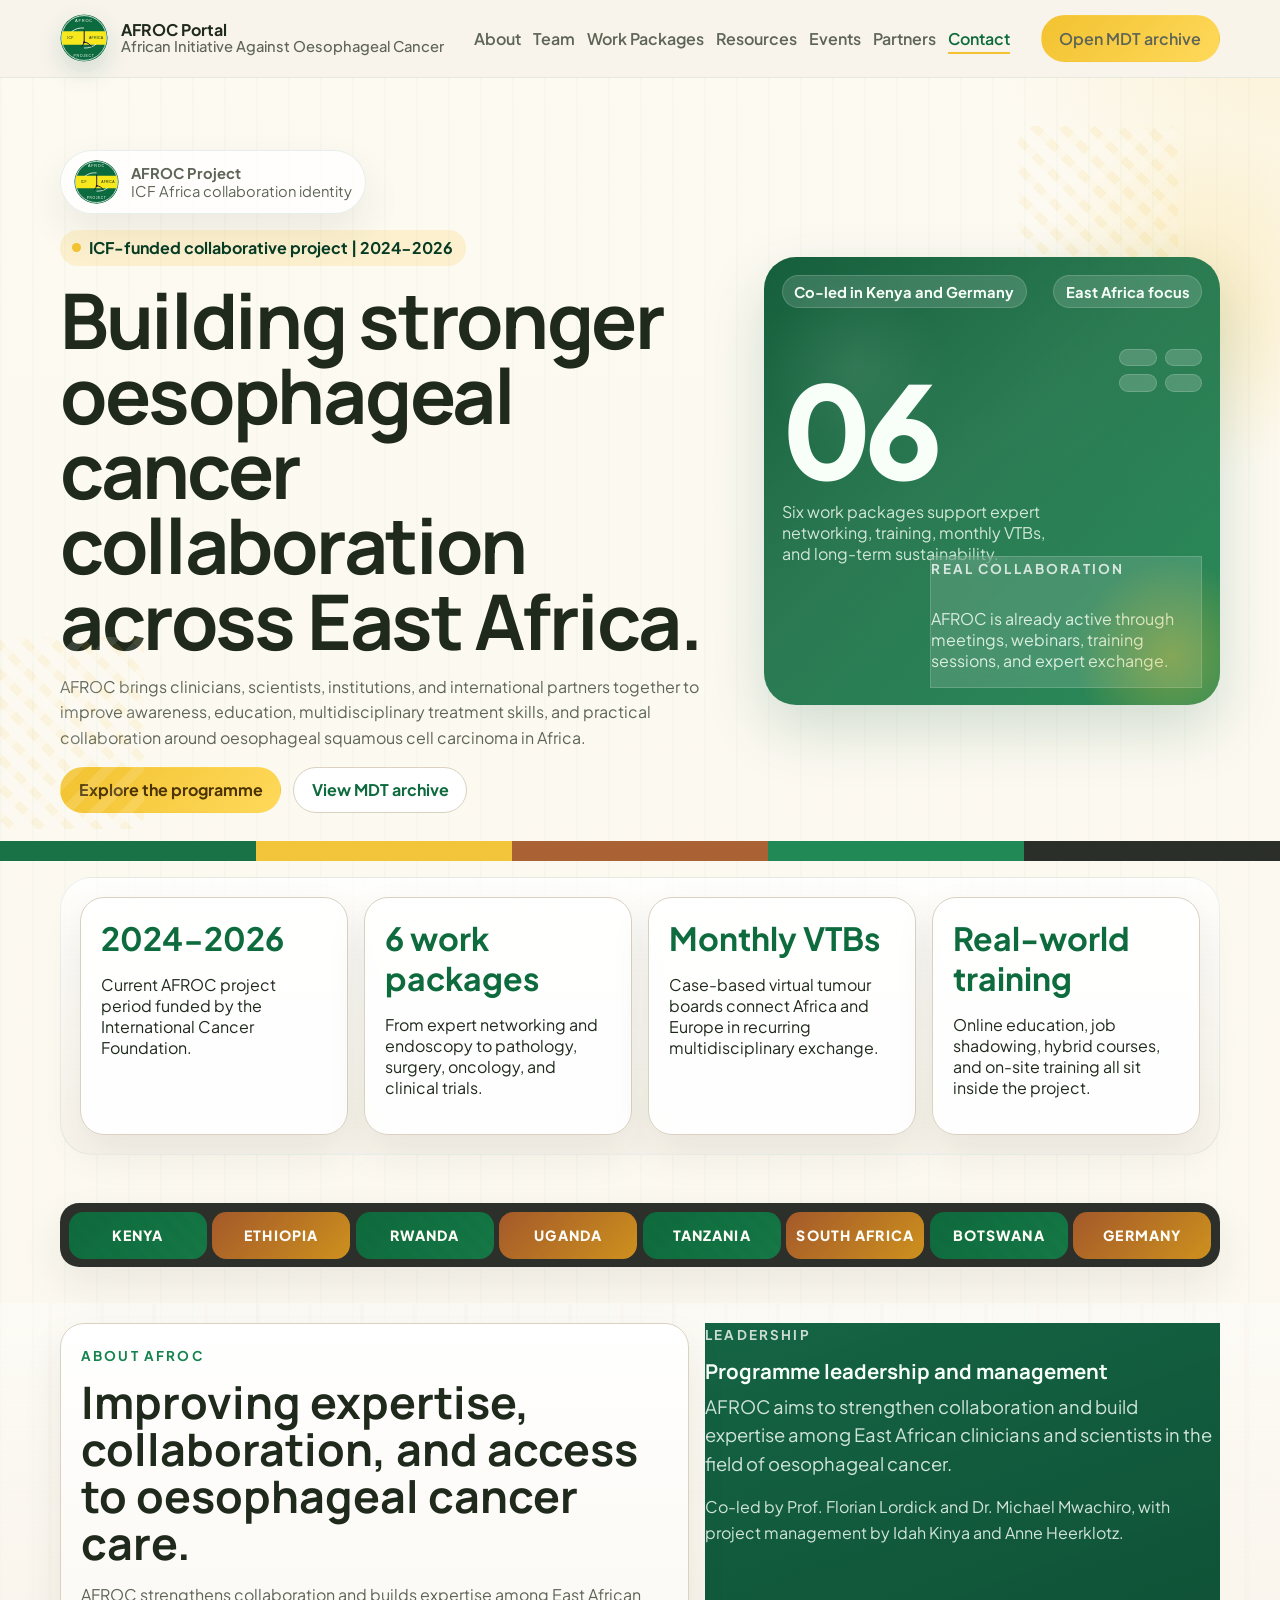
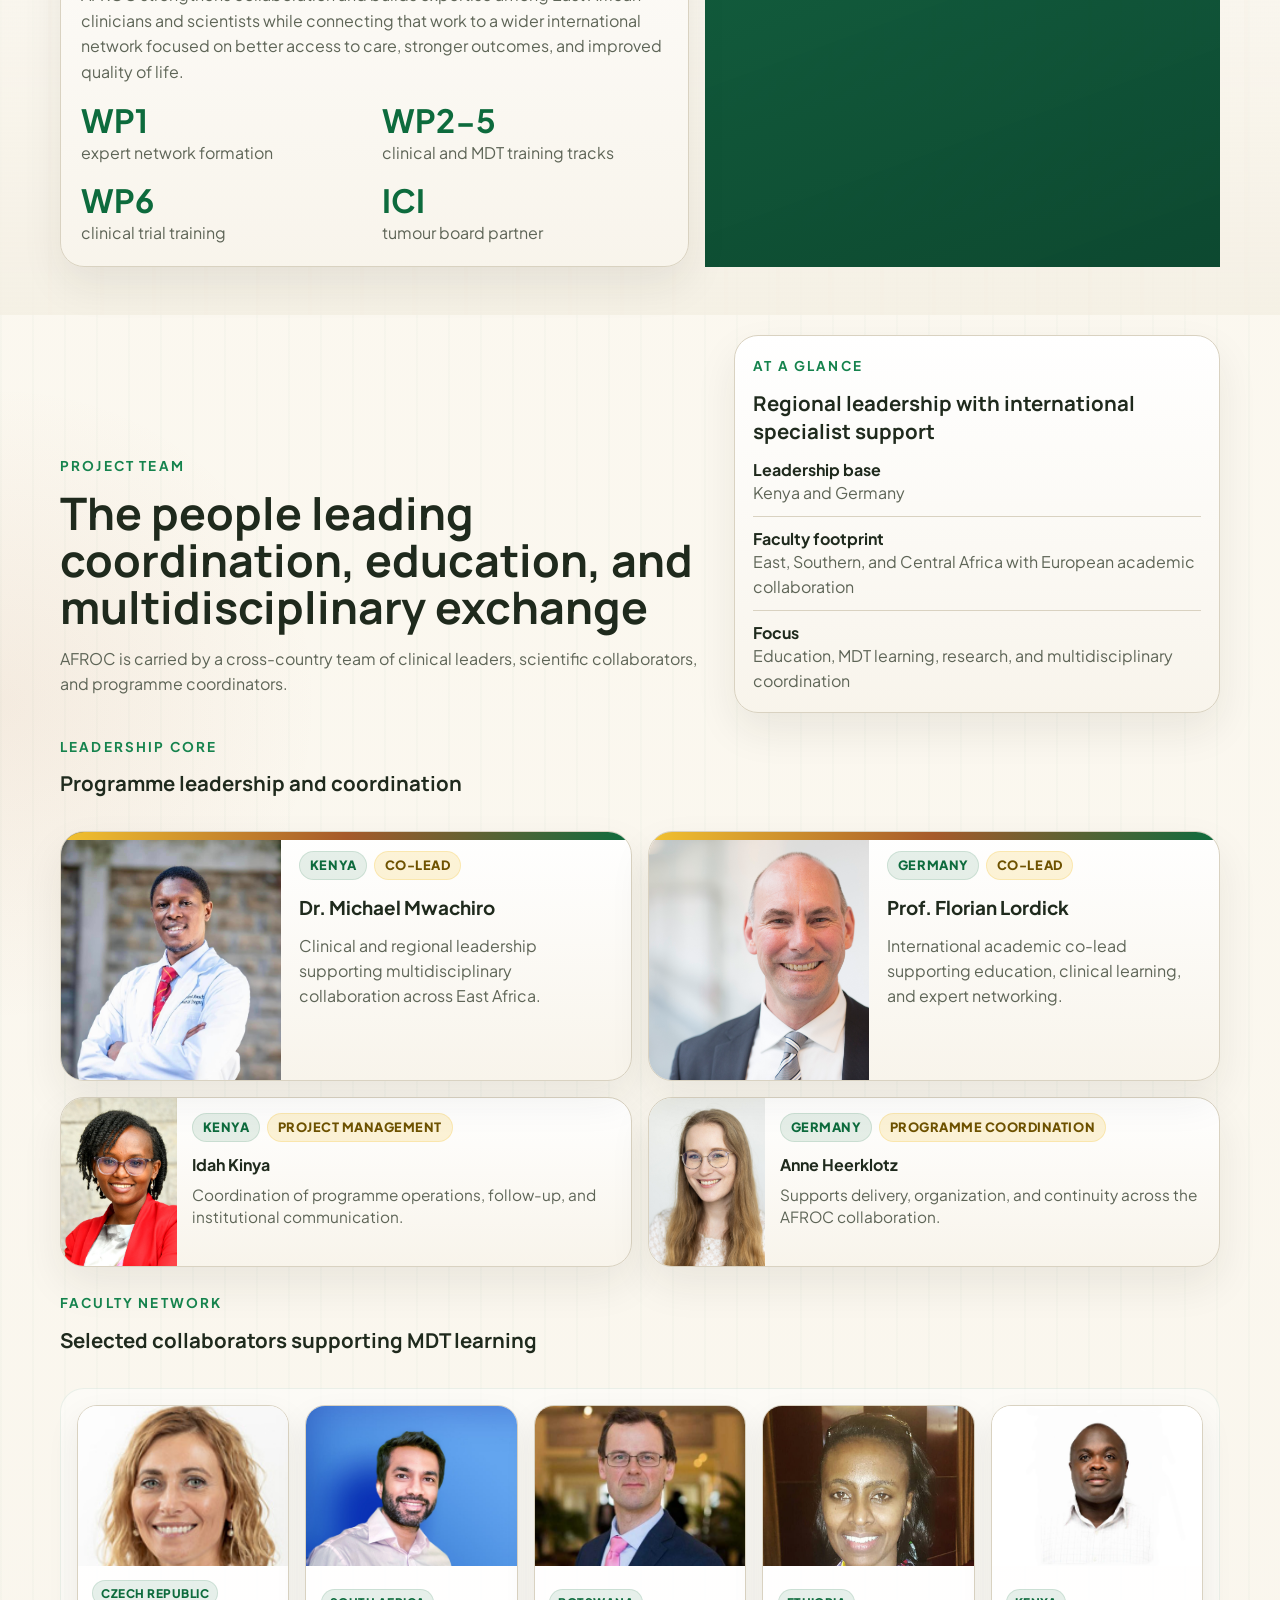
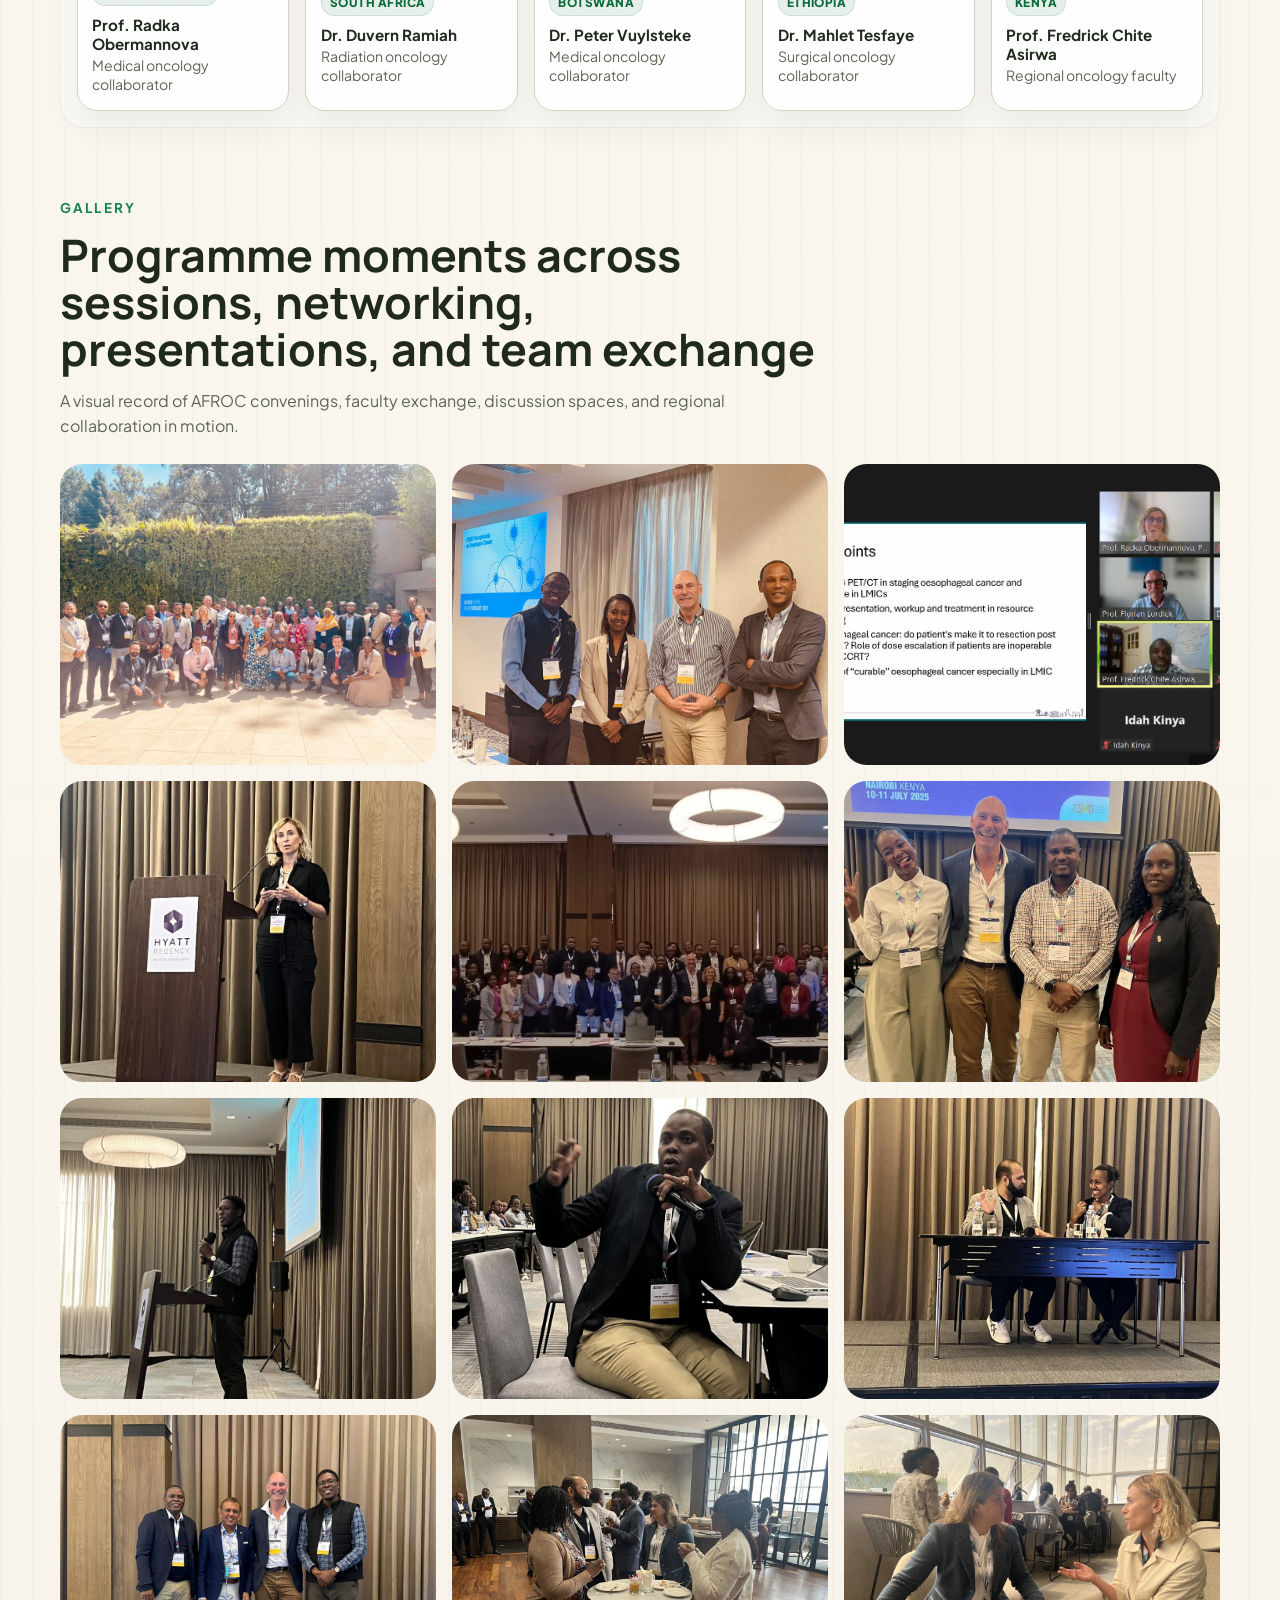
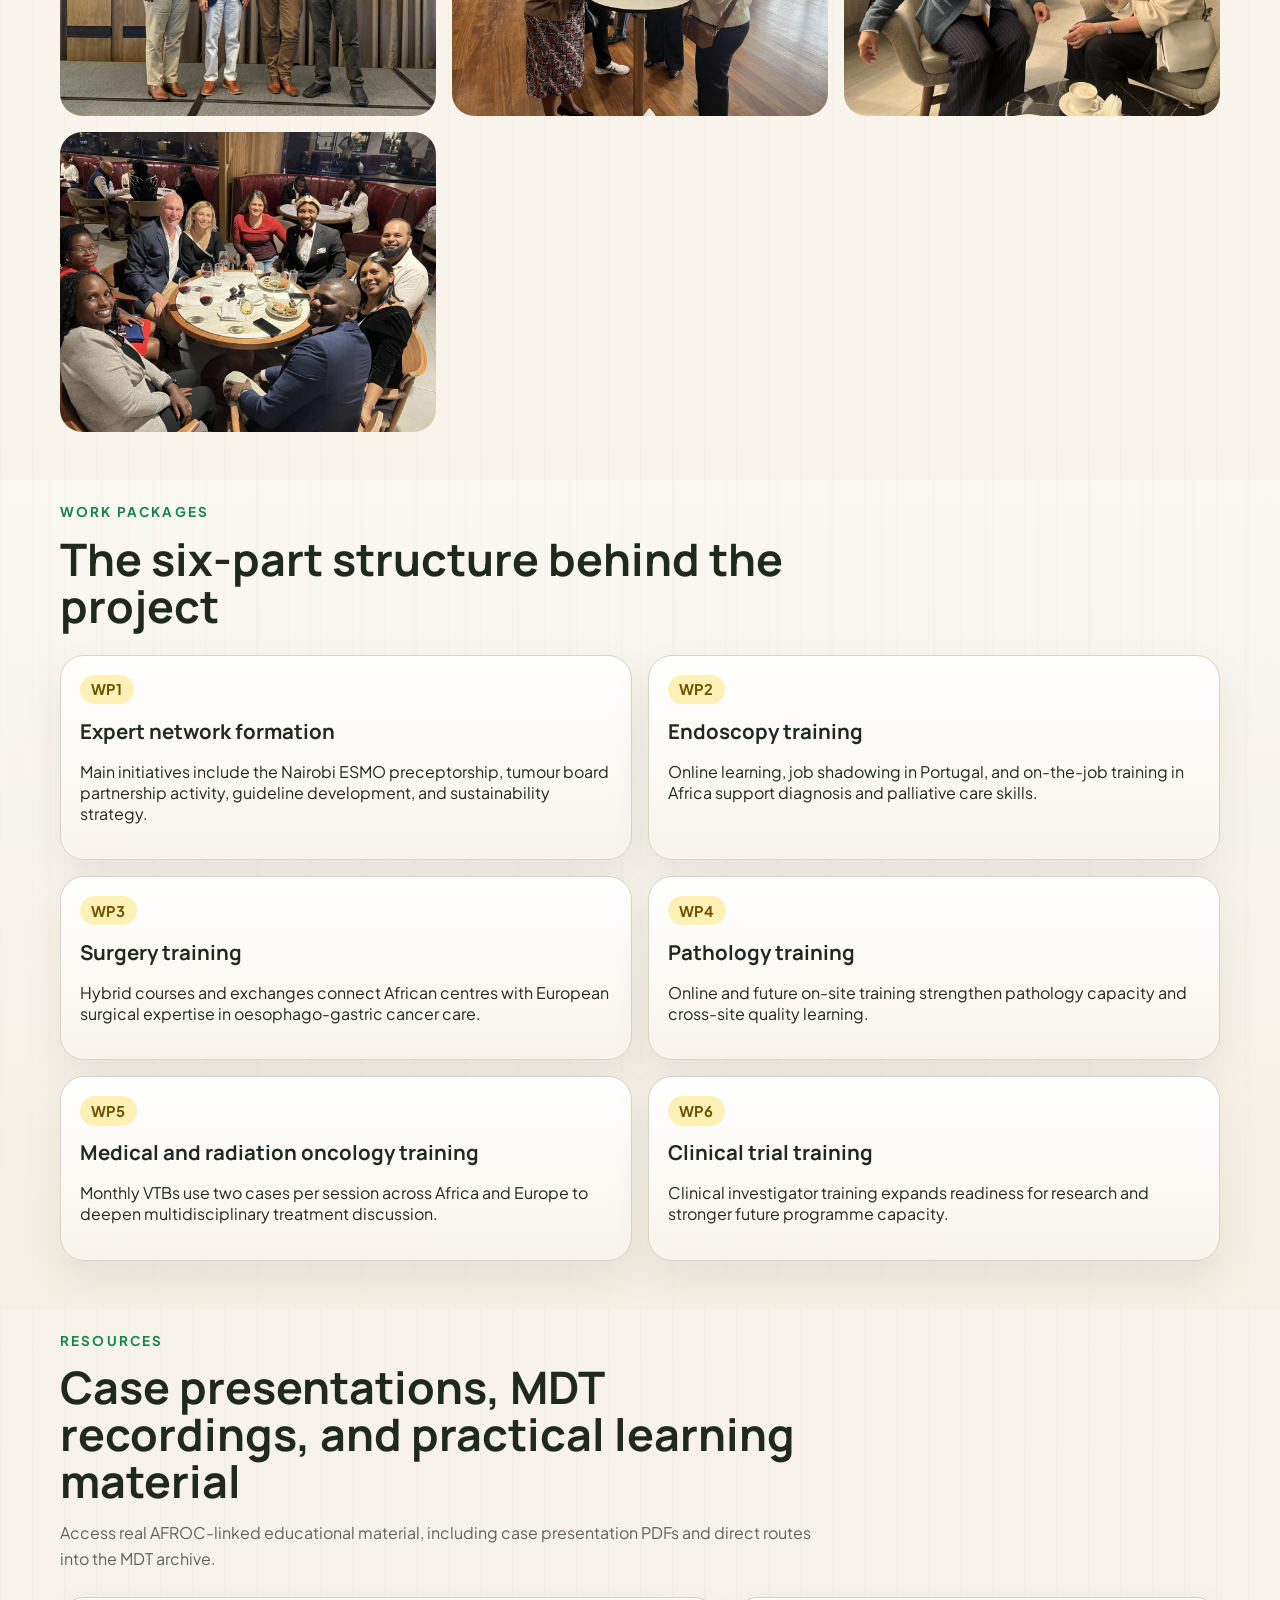
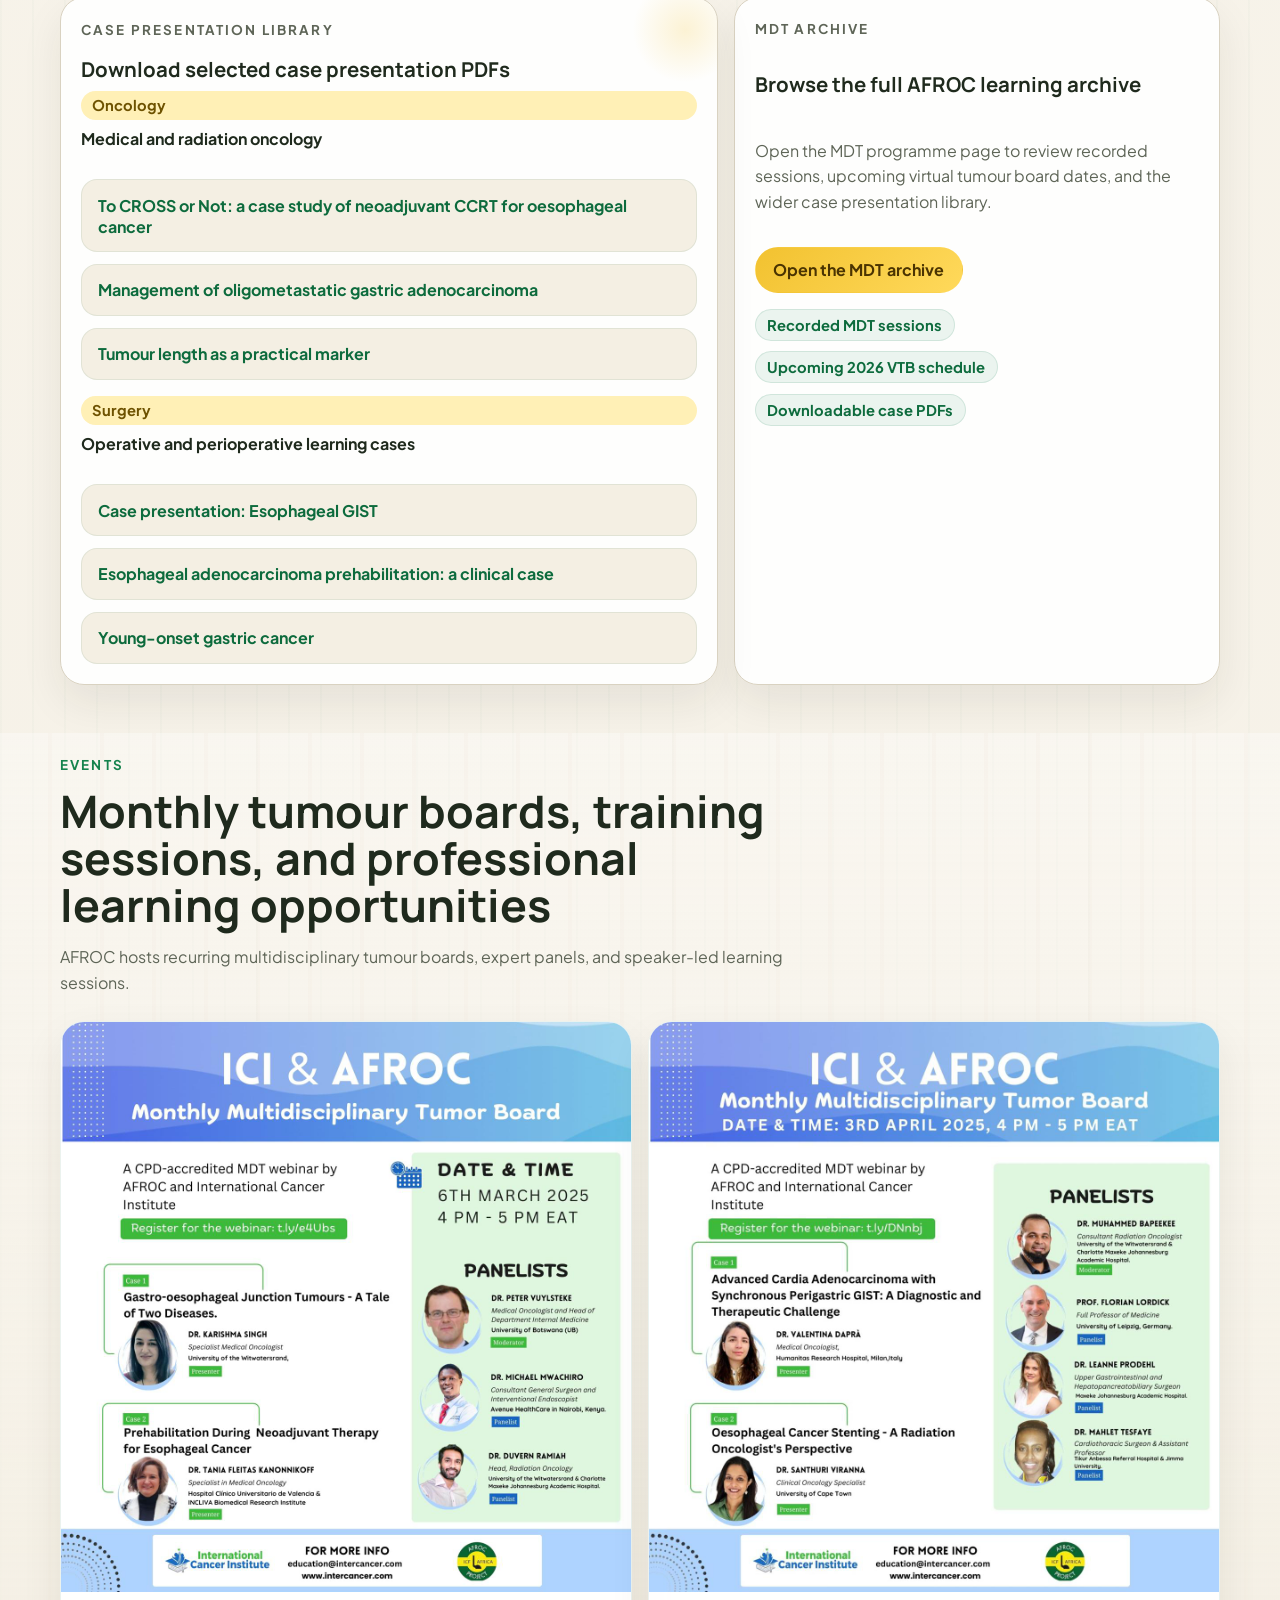
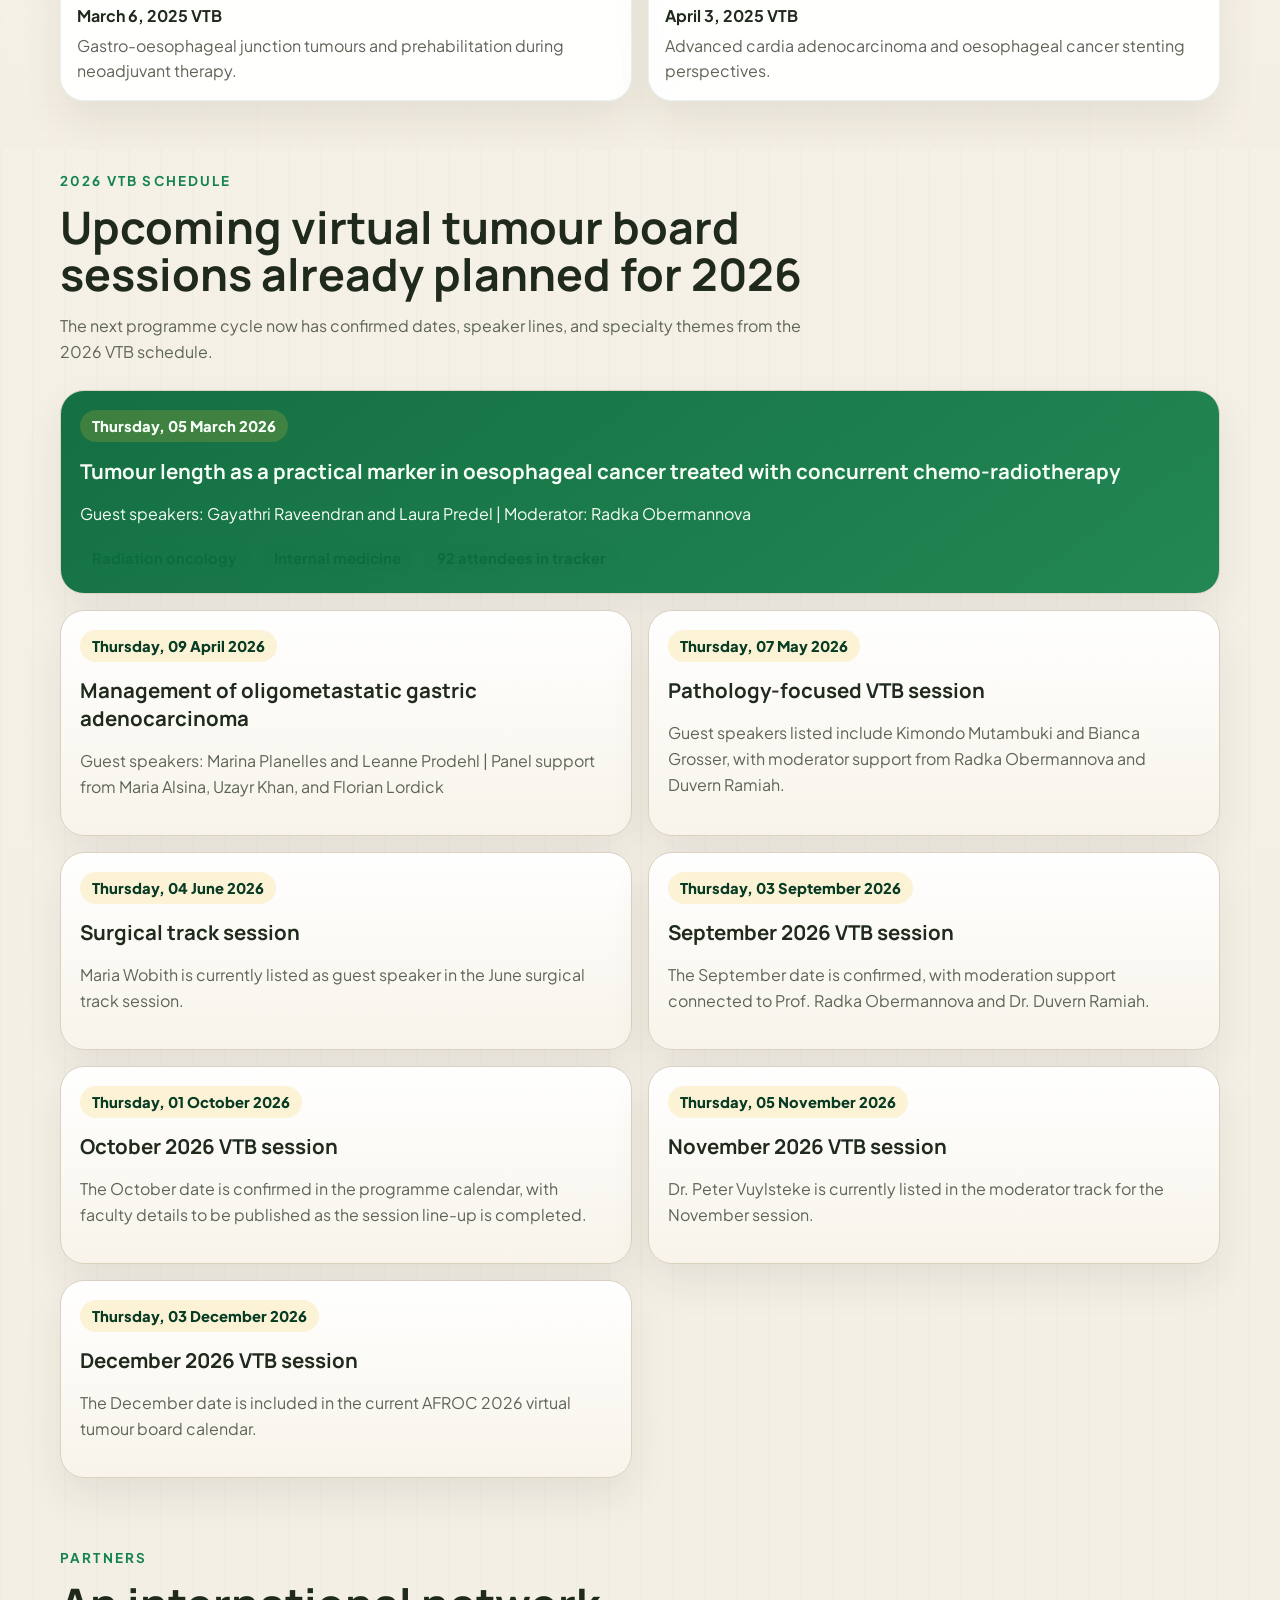
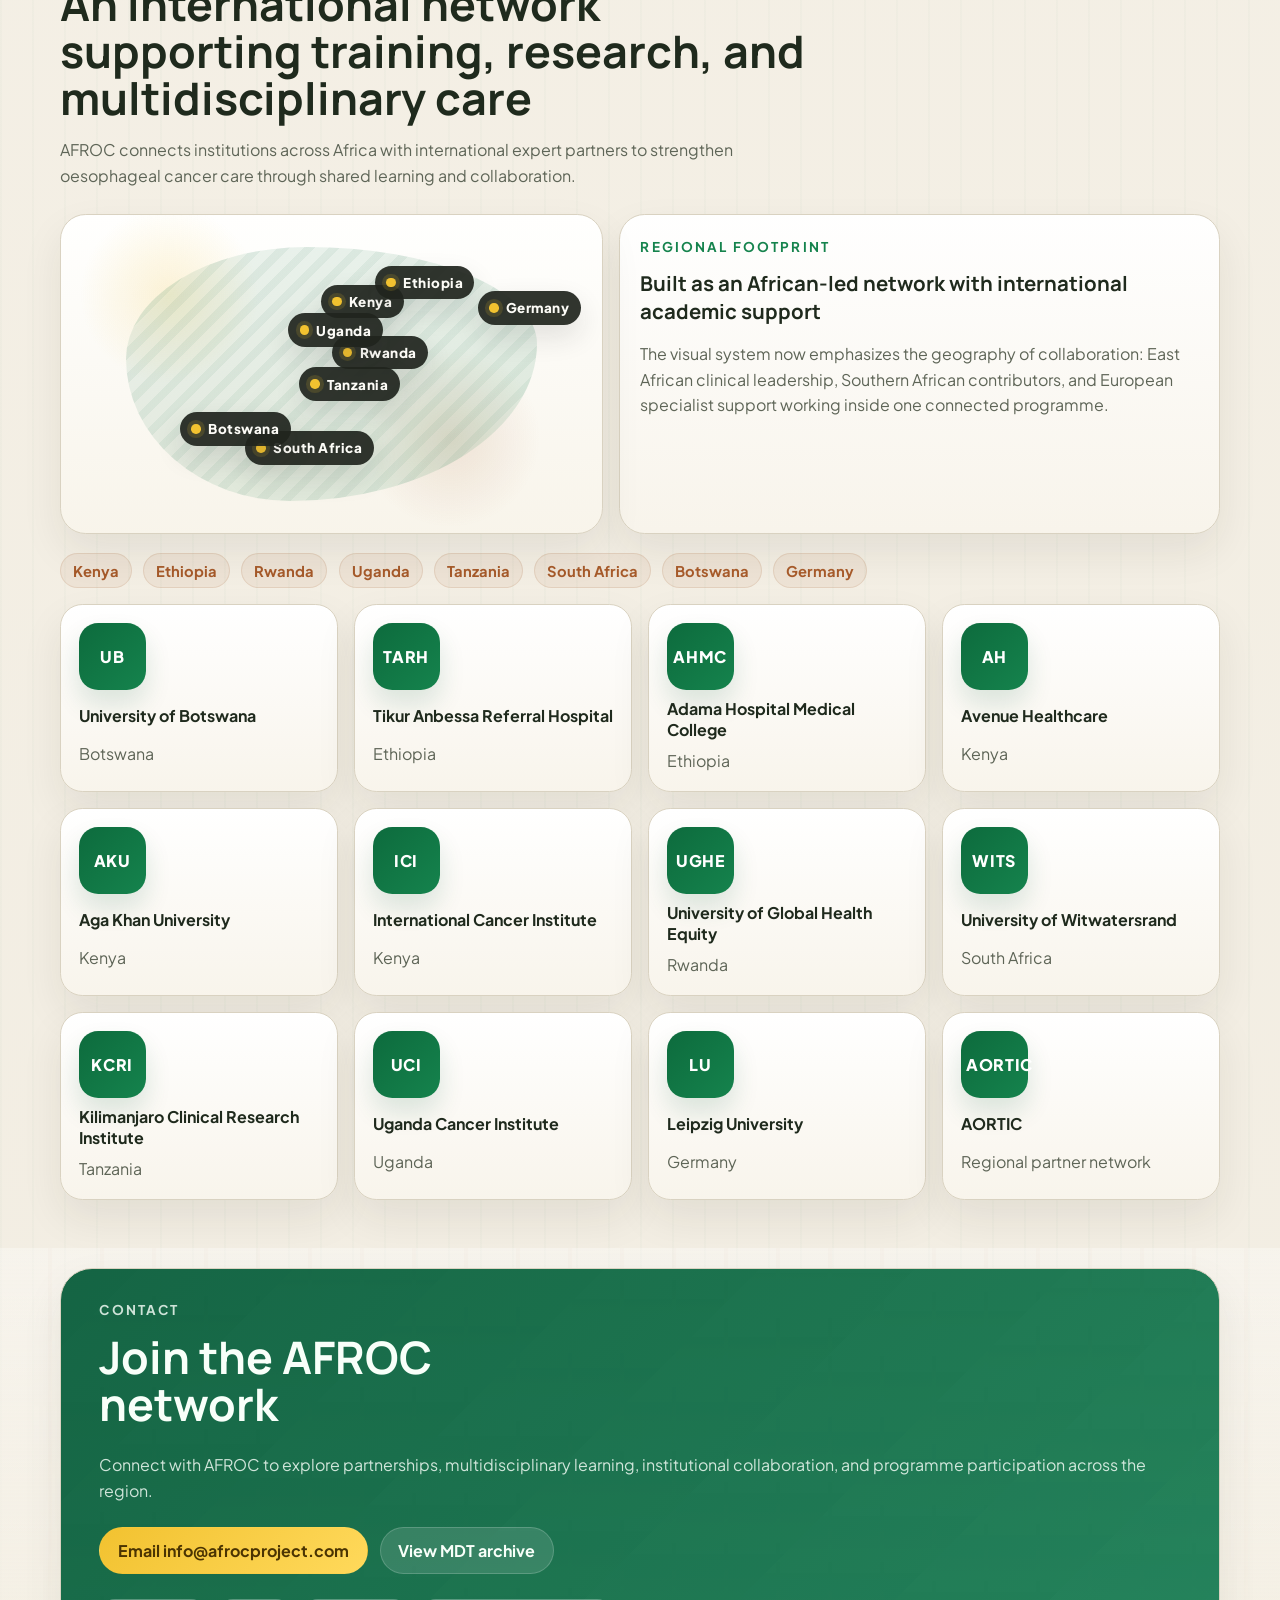
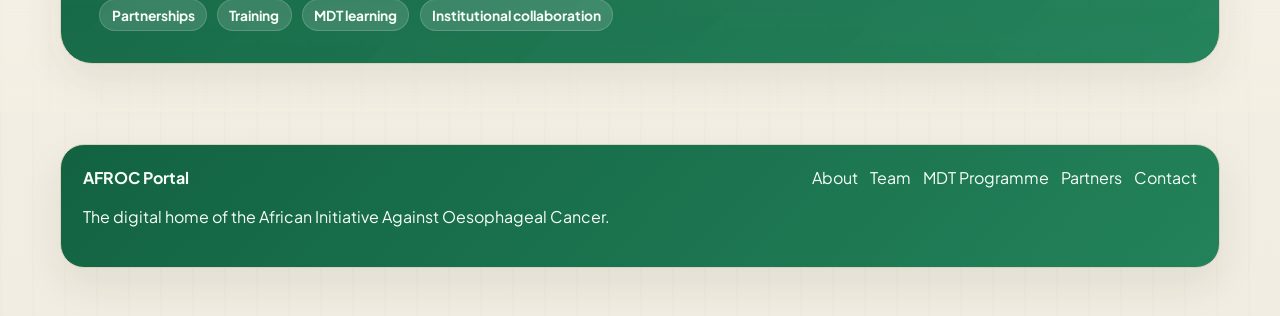
<file: index.html>
<!DOCTYPE html>
<html lang="en">
  <head>
    <meta charset="UTF-8" />
    <meta name="viewport" content="width=device-width, initial-scale=1.0" />
    <title>AFROC Portal</title>
    <meta
      name="description"
      content="AFROC strengthens collaboration, awareness, education, and multidisciplinary treatment skills for oesophageal cancer across East Africa."
    />
    <link rel="preconnect" href="https://fonts.googleapis.com" />
    <link rel="preconnect" href="https://fonts.gstatic.com" crossorigin />
    <link
      href="https://fonts.googleapis.com/css2?family=Manrope:wght@400;600;700;800&family=Plus+Jakarta+Sans:wght@400;500;600;700&display=swap"
      rel="stylesheet"
    />
    <link rel="stylesheet" href="styles.css" />
  </head>
  <body>
    <header class="site-header">
      <nav class="nav container">
        <a class="brand" href="index.html">
          <img class="brand-logo" src="assets/afroc-logo.svg" alt="AFROC Project logo" />
          <span class="brand-copy">
            <strong>AFROC Portal</strong>
            <span>African Initiative Against Oesophageal Cancer</span>
          </span>
        </a>
        <button class="nav-toggle" type="button" aria-expanded="false" aria-controls="site-nav-links" data-nav-toggle>
          Menu
        </button>
        <div class="nav-links" id="site-nav-links" data-nav-links>
          <a href="#about">About</a>
          <a href="#team">Team</a>
          <a href="#work-packages">Work Packages</a>
          <a href="#resources">Resources</a>
          <a href="#events">Events</a>
          <a href="#partners">Partners</a>
          <a href="#contact">Contact</a>
        </div>
        <div class="nav-actions">
          <a class="btn btn-primary" href="mdt-programme.html">Open MDT archive</a>
        </div>
      </nav>
    </header>

    <main>
      <section id="home" class="home-hero">
        <div class="hero-pattern hero-pattern-left" aria-hidden="true"></div>
        <div class="hero-pattern hero-pattern-right" aria-hidden="true"></div>
        <div class="container hero-layout">
          <div>
            <div class="hero-logo-badge">
              <img src="assets/afroc-logo.svg" alt="AFROC Project logo" />
              <span>
                <strong>AFROC Project</strong>
                <span>ICF Africa collaboration identity</span>
              </span>
            </div>
            <div class="hero-kicker">
              <span class="accent-dot"></span>
              ICF-funded collaborative project | 2024-2026
            </div>
            <h1>Building stronger oesophageal cancer collaboration across East Africa.</h1>
            <p class="lede">
              AFROC brings clinicians, scientists, institutions, and international partners together to improve
              awareness, education, multidisciplinary treatment skills, and practical collaboration around
              oesophageal squamous cell carcinoma in Africa.
            </p>
            <div class="cta-row">
              <a class="btn btn-primary" href="#about">Explore the programme</a>
              <a class="btn btn-secondary" href="mdt-programme.html">View MDT archive</a>
            </div>
          </div>
          <aside class="hero-stage">
            <div class="hero-stage-top">
              <span class="hero-stage-badge">Co-led in Kenya and Germany</span>
              <span class="hero-stage-badge">East Africa focus</span>
            </div>
            <div class="hero-stage-weave" aria-hidden="true">
              <span></span>
              <span></span>
              <span></span>
              <span></span>
            </div>
            <div class="hero-stage-number">06</div>
            <p class="hero-stage-label">
              Six work packages support expert networking, training, monthly VTBs, and long-term sustainability.
            </p>
            <article class="story-card">
              <p class="eyebrow">Real Collaboration</p>
              <p>AFROC is already active through meetings, webinars, training sessions, and expert exchange.</p>
            </article>
          </aside>
        </div>
      </section>

      <section id="highlights" class="section-band">
        <div class="container">
          <div class="grid four-col">
            <article class="stat-card">
              <strong>2024-2026</strong>
              <p>Current AFROC project period funded by the International Cancer Foundation.</p>
            </article>
            <article class="stat-card">
              <strong>6 work packages</strong>
              <p>From expert networking and endoscopy to pathology, surgery, oncology, and clinical trials.</p>
            </article>
            <article class="stat-card">
              <strong>Monthly VTBs</strong>
              <p>Case-based virtual tumour boards connect Africa and Europe in recurring multidisciplinary exchange.</p>
            </article>
            <article class="stat-card">
              <strong>Real-world training</strong>
              <p>Online education, job shadowing, hybrid courses, and on-site training all sit inside the project.</p>
            </article>
          </div>
        </div>
      </section>

      <section id="regions" class="theme-ribbon" aria-label="AFROC regional network">
        <div class="container">
          <div class="theme-ribbon-track">
            <span>Kenya</span>
            <span>Ethiopia</span>
            <span>Rwanda</span>
            <span>Uganda</span>
            <span>Tanzania</span>
            <span>South Africa</span>
            <span>Botswana</span>
            <span>Germany</span>
          </div>
        </div>
      </section>

      <section id="about" class="section section-alt">
        <div class="container impact-grid">
          <article class="impact-panel">
            <p class="eyebrow">About AFROC</p>
            <h2>Improving expertise, collaboration, and access to oesophageal cancer care.</h2>
            <p class="section-copy">
              AFROC strengthens collaboration and builds expertise among East African clinicians and scientists
              while connecting that work to a wider international network focused on better access to care,
              stronger outcomes, and improved quality of life.
            </p>
            <div class="impact-numbers">
              <div>
                <strong>WP1</strong>
                <span class="list-meta">expert network formation</span>
              </div>
              <div>
                <strong>WP2-5</strong>
                <span class="list-meta">clinical and MDT training tracks</span>
              </div>
              <div>
                <strong>WP6</strong>
                <span class="list-meta">clinical trial training</span>
              </div>
              <div>
                <strong>ICI</strong>
                <span class="list-meta">tumour board partner</span>
              </div>
            </div>
          </article>
          <article class="story-card">
            <p class="eyebrow">Leadership</p>
            <h3>Programme leadership and management</h3>
            <blockquote>
              AFROC aims to strengthen collaboration and build expertise among East African clinicians and
              scientists in the field of oesophageal cancer.
            </blockquote>
            <p class="list-meta">Co-led by Prof. Florian Lordick and Dr. Michael Mwachiro, with project management by Idah Kinya and Anne Heerklotz.</p>
          </article>
        </div>
      </section>

      <section id="team" class="section">
        <div class="container">
          <div class="team-intro">
            <div class="section-heading team-heading">
              <p class="eyebrow">Project Team</p>
              <h2>The people leading coordination, education, and multidisciplinary exchange</h2>
              <p class="section-copy">
                AFROC is carried by a cross-country team of clinical leaders, scientific collaborators, and programme coordinators.
              </p>
            </div>
            <aside class="team-summary-card">
              <p class="eyebrow">At A Glance</p>
              <h3>Regional leadership with international specialist support</h3>
              <ul class="list-stack">
                <li><strong>Leadership base</strong><span class="list-meta">Kenya and Germany</span></li>
                <li><strong>Faculty footprint</strong><span class="list-meta">East, Southern, and Central Africa with European academic collaboration</span></li>
                <li><strong>Focus</strong><span class="list-meta">Education, MDT learning, research, and multidisciplinary coordination</span></li>
              </ul>
            </aside>
          </div>
          <div class="team-split">
            <div>
              <div class="split-heading">
                <p class="eyebrow">Leadership Core</p>
                <h3>Programme leadership and coordination</h3>
              </div>
              <div class="team-grid team-grid-leadership">
                <article class="team-card team-card-featured">
                  <img src="assets/team/michael-mwachiro.jpg" alt="Portrait of Dr. Michael Mwachiro." />
                  <div class="team-card-copy">
                    <div class="team-meta-row">
                      <span class="team-country">Kenya</span>
                      <span class="team-role">Co-lead</span>
                    </div>
                    <strong>Dr. Michael Mwachiro</strong>
                    <p>Clinical and regional leadership supporting multidisciplinary collaboration across East Africa.</p>
                  </div>
                </article>
                <article class="team-card team-card-featured">
                  <img src="assets/team/florian-lordick.jpg" alt="Portrait of Prof. Florian Lordick." />
                  <div class="team-card-copy">
                    <div class="team-meta-row">
                      <span class="team-country">Germany</span>
                      <span class="team-role">Co-lead</span>
                    </div>
                    <strong>Prof. Florian Lordick</strong>
                    <p>International academic co-lead supporting education, clinical learning, and expert networking.</p>
                  </div>
                </article>
                <article class="team-card">
                  <img src="assets/team/idah-kinya.jpg" alt="Portrait of Idah Kinya." />
                  <div class="team-card-copy">
                    <div class="team-meta-row">
                      <span class="team-country">Kenya</span>
                      <span class="team-role">Project management</span>
                    </div>
                    <strong>Idah Kinya</strong>
                    <p>Coordination of programme operations, follow-up, and institutional communication.</p>
                  </div>
                </article>
                <article class="team-card">
                  <img src="assets/team/anne-heerklotz.jpg" alt="Portrait of Anne Heerklotz." />
                  <div class="team-card-copy">
                    <div class="team-meta-row">
                      <span class="team-country">Germany</span>
                      <span class="team-role">Programme coordination</span>
                    </div>
                    <strong>Anne Heerklotz</strong>
                    <p>Supports delivery, organization, and continuity across the AFROC collaboration.</p>
                  </div>
                </article>
              </div>
            </div>
            <div>
              <div class="split-heading">
                <p class="eyebrow">Faculty Network</p>
                <h3>Selected collaborators supporting MDT learning</h3>
              </div>
              <div class="team-grid team-grid-faculty">
                <article class="team-card team-card-compact">
                  <img src="assets/team/radka-obermannova.jpg" alt="Portrait of Prof. Radka Obermannova." />
                  <div class="team-card-copy">
                    <div class="team-meta-row">
                      <span class="team-country">Czech Republic</span>
                    </div>
                    <strong>Prof. Radka Obermannova</strong>
                    <span class="list-meta">Medical oncology collaborator</span>
                  </div>
                </article>
                <article class="team-card team-card-compact">
                  <img src="assets/team/duvern-ramiah.jpg" alt="Portrait of Dr. Duvern Ramiah." />
                  <div class="team-card-copy">
                    <div class="team-meta-row">
                      <span class="team-country">South Africa</span>
                    </div>
                    <strong>Dr. Duvern Ramiah</strong>
                    <span class="list-meta">Radiation oncology collaborator</span>
                  </div>
                </article>
                <article class="team-card team-card-compact">
                  <img src="assets/team/peter-vuylsteke.jpg" alt="Portrait of Dr. Peter Vuylsteke." />
                  <div class="team-card-copy">
                    <div class="team-meta-row">
                      <span class="team-country">Botswana</span>
                    </div>
                    <strong>Dr. Peter Vuylsteke</strong>
                    <span class="list-meta">Medical oncology collaborator</span>
                  </div>
                </article>
                <article class="team-card team-card-compact">
                  <img src="assets/team/mahlet-tesfaye.jpg" alt="Portrait of Dr. Mahlet Tesfaye." />
                  <div class="team-card-copy">
                    <div class="team-meta-row">
                      <span class="team-country">Ethiopia</span>
                    </div>
                    <strong>Dr. Mahlet Tesfaye</strong>
                    <span class="list-meta">Surgical oncology collaborator</span>
                  </div>
                </article>
                <article class="team-card team-card-compact">
                  <img src="assets/team/fredrick-chite-asirwa.jpg" alt="Portrait of Prof. Fredrick Chite Asirwa." />
                  <div class="team-card-copy">
                    <div class="team-meta-row">
                      <span class="team-country">Kenya</span>
                    </div>
                    <strong>Prof. Fredrick Chite Asirwa</strong>
                    <span class="list-meta">Regional oncology faculty</span>
                  </div>
                </article>
              </div>
            </div>
          </div>
        </div>
      </section>

      <section id="moments" class="section">
        <div class="container">
          <div class="section-heading">
            <p class="eyebrow">Gallery</p>
            <h2>Programme moments across sessions, networking, presentations, and team exchange</h2>
            <p class="section-copy">
              A visual record of AFROC convenings, faculty exchange, discussion spaces, and regional collaboration in motion.
            </p>
          </div>
          <div class="gallery-layout">
            <article class="gallery-card gallery-card-image-only">
              <img src="assets/gallery/esmo-preceptorship-kenya-1.jpg" alt="AFROC participants during an ESMO preceptorship session in Kenya." />
            </article>
            <article class="gallery-card gallery-card-image-only">
              <img src="assets/gallery/esmo-preceptorship-kenya-2.jpg" alt="AFROC team members during an ESMO preceptorship convening in Kenya." />
            </article>
            <article class="gallery-card gallery-card-image-only">
              <img src="assets/gallery/mdt-session-2.jpg" alt="AFROC multidisciplinary tumour board discussion taking place during a session." />
            </article>
            <article class="gallery-card gallery-card-image-only">
              <img src="assets/gallery/anne-presentation.jpeg" alt="AFROC speaker presenting at the Hyatt Regency Nairobi Westlands." />
            </article>
            <article class="gallery-card gallery-card-image-only">
              <img src="assets/gallery/group-photo-wide.jpeg" alt="Large AFROC group photo during a conference break." />
            </article>
            <article class="gallery-card gallery-card-image-only">
              <img src="assets/gallery/esmo-team-stage.jpeg" alt="AFROC team members standing together in front of the conference screen." />
            </article>
            <article class="gallery-card gallery-card-image-only">
              <img src="assets/gallery/speaker-podium.jpeg" alt="AFROC speaker standing at a podium during a presentation." />
            </article>
            <article class="gallery-card gallery-card-image-only">
              <img src="assets/gallery/discussion-floor.jpeg" alt="Participant contributing during an AFROC session discussion." />
            </article>
            <article class="gallery-card gallery-card-image-only">
              <img src="assets/gallery/panel-session.jpeg" alt="Two participants seated on stage during an AFROC panel session." />
            </article>
            <article class="gallery-card gallery-card-image-only">
              <img src="assets/gallery/leaders-stage.jpeg" alt="AFROC leaders and partners posing on stage together." />
            </article>
            <article class="gallery-card gallery-card-image-only">
              <img src="assets/gallery/networking-break.jpeg" alt="Participants networking around a high table during a break." />
            </article>
            <article class="gallery-card gallery-card-image-only">
              <img src="assets/gallery/coffee-conversation.jpeg" alt="Two participants in conversation during a coffee break." />
            </article>
            <article class="gallery-card gallery-card-image-only">
              <img src="assets/gallery/team-dinner.jpeg" alt="AFROC team and collaborators gathered around a dinner table." />
            </article>
          </div>
        </div>
      </section>

      <section id="work-packages" class="section section-alt">
        <div class="container">
          <div class="section-heading">
            <p class="eyebrow">Work Packages</p>
            <h2>The six-part structure behind the project</h2>
          </div>
          <div class="work-package-grid">
            <article class="work-package-card">
              <span class="tag">WP1</span>
              <h3>Expert network formation</h3>
              <p>Main initiatives include the Nairobi ESMO preceptorship, tumour board partnership activity, guideline development, and sustainability strategy.</p>
            </article>
            <article class="work-package-card">
              <span class="tag">WP2</span>
              <h3>Endoscopy training</h3>
              <p>Online learning, job shadowing in Portugal, and on-the-job training in Africa support diagnosis and palliative care skills.</p>
            </article>
            <article class="work-package-card">
              <span class="tag">WP3</span>
              <h3>Surgery training</h3>
              <p>Hybrid courses and exchanges connect African centres with European surgical expertise in oesophago-gastric cancer care.</p>
            </article>
            <article class="work-package-card">
              <span class="tag">WP4</span>
              <h3>Pathology training</h3>
              <p>Online and future on-site training strengthen pathology capacity and cross-site quality learning.</p>
            </article>
            <article class="work-package-card">
              <span class="tag">WP5</span>
              <h3>Medical and radiation oncology training</h3>
              <p>Monthly VTBs use two cases per session across Africa and Europe to deepen multidisciplinary treatment discussion.</p>
            </article>
            <article class="work-package-card">
              <span class="tag">WP6</span>
              <h3>Clinical trial training</h3>
              <p>Clinical investigator training expands readiness for research and stronger future programme capacity.</p>
            </article>
          </div>
        </div>
      </section>

      <section id="resources" class="section">
        <div class="container">
          <div class="section-heading">
            <p class="eyebrow">Resources</p>
            <h2>Case presentations, MDT recordings, and practical learning material</h2>
            <p class="section-copy">
              Access real AFROC-linked educational material, including case presentation PDFs and direct routes into the MDT archive.
            </p>
          </div>
          <div class="resource-layout">
            <article class="card reference-card">
              <p class="eyebrow">Case Presentation Library</p>
              <h3>Download selected case presentation PDFs</h3>
              <div class="resource-group-stack">
                <section class="resource-group">
                  <div class="resource-group-heading">
                    <span class="tag">Oncology</span>
                    <strong>Medical and radiation oncology</strong>
                  </div>
                  <ul class="reference-list">
                    <li><a href="assets/case-presentations/to-cross-or-not-a-case-study-of-neoadjuvant-ccrt-for-oesophageal-cancer.pdf" target="_blank" rel="noopener noreferrer">To CROSS or Not: a case study of neoadjuvant CCRT for oesophageal cancer</a></li>
                    <li><a href="assets/case-presentations/management-of-oligometastatic-gastric-adenocarcinoma.pdf" target="_blank" rel="noopener noreferrer">Management of oligometastatic gastric adenocarcinoma</a></li>
                    <li><a href="assets/case-presentations/tumour-length-as-a-practical-marker.pdf" target="_blank" rel="noopener noreferrer">Tumour length as a practical marker</a></li>
                  </ul>
                </section>
                <section class="resource-group">
                  <div class="resource-group-heading">
                    <span class="tag">Surgery</span>
                    <strong>Operative and perioperative learning cases</strong>
                  </div>
                  <ul class="reference-list">
                    <li><a href="assets/case-presentations/case-presentation-esophageal-gist.pdf" target="_blank" rel="noopener noreferrer">Case presentation: Esophageal GIST</a></li>
                    <li><a href="assets/case-presentations/esophageal-adenocarcinoma-prehabilitation-a-clinical-case.pdf" target="_blank" rel="noopener noreferrer">Esophageal adenocarcinoma prehabilitation: a clinical case</a></li>
                    <li><a href="assets/case-presentations/young-onset-gastric-cancer.pdf" target="_blank" rel="noopener noreferrer">Young-onset gastric cancer</a></li>
                  </ul>
                </section>
              </div>
            </article>
            <article class="card resource-action-card">
              <p class="eyebrow">MDT Archive</p>
              <h3>Browse the full AFROC learning archive</h3>
              <p>Open the MDT programme page to review recorded sessions, upcoming virtual tumour board dates, and the wider case presentation library.</p>
              <div class="cta-row">
                <a class="btn btn-primary" href="mdt-programme.html">Open the MDT archive</a>
              </div>
              <div class="resource-meta-list">
                <span>Recorded MDT sessions</span>
                <span>Upcoming 2026 VTB schedule</span>
                <span>Downloadable case PDFs</span>
              </div>
            </article>
          </div>
        </div>
      </section>

      <section id="events" class="section section-alt">
        <div class="container">
          <div class="section-heading">
            <p class="eyebrow">Events</p>
            <h2>Monthly tumour boards, training sessions, and professional learning opportunities</h2>
            <p class="section-copy">AFROC hosts recurring multidisciplinary tumour boards, expert panels, and speaker-led learning sessions.</p>
          </div>
          <div class="photo-grid">
            <article class="poster-card">
              <img src="assets/afroc-vtb-march-2025.jpeg" alt="AFROC monthly multidisciplinary tumour board poster for March 6, 2025." />
              <div class="photo-caption">
                <strong>March 6, 2025 VTB</strong>
                <span class="list-meta">Gastro-oesophageal junction tumours and prehabilitation during neoadjuvant therapy.</span>
              </div>
            </article>
            <article class="poster-card">
              <img src="assets/afroc-vtb-april-2025.jpeg" alt="AFROC monthly multidisciplinary tumour board poster for April 3, 2025." />
              <div class="photo-caption">
                <strong>April 3, 2025 VTB</strong>
                <span class="list-meta">Advanced cardia adenocarcinoma and oesophageal cancer stenting perspectives.</span>
              </div>
            </article>
          </div>
        </div>
      </section>

      <section id="schedule" class="section">
        <div class="container">
          <div class="section-heading">
            <p class="eyebrow">2026 VTB Schedule</p>
            <h2>Upcoming virtual tumour board sessions already planned for 2026</h2>
            <p class="section-copy">
              The next programme cycle now has confirmed dates, speaker lines, and specialty themes from the 2026 VTB schedule.
            </p>
          </div>
          <div class="schedule-grid">
            <article class="schedule-card schedule-card-featured">
              <div class="schedule-date">Thursday, 05 March 2026</div>
              <h3>Tumour length as a practical marker in oesophageal cancer treated with concurrent chemo-radiotherapy</h3>
              <p class="list-meta">Guest speakers: Gayathri Raveendran and Laura Predel | Moderator: Radka Obermannova</p>
              <div class="chip-row">
                <span class="chip">Radiation oncology</span>
                <span class="chip">Internal medicine</span>
                <span class="chip">92 attendees in tracker</span>
              </div>
            </article>
            <article class="schedule-card">
              <div class="schedule-date">Thursday, 09 April 2026</div>
              <h3>Management of oligometastatic gastric adenocarcinoma</h3>
              <p class="list-meta">Guest speakers: Marina Planelles and Leanne Prodehl | Panel support from Maria Alsina, Uzayr Khan, and Florian Lordick</p>
            </article>
            <article class="schedule-card">
              <div class="schedule-date">Thursday, 07 May 2026</div>
              <h3>Pathology-focused VTB session</h3>
              <p class="list-meta">Guest speakers listed include Kimondo Mutambuki and Bianca Grosser, with moderator support from Radka Obermannova and Duvern Ramiah.</p>
            </article>
            <article class="schedule-card">
              <div class="schedule-date">Thursday, 04 June 2026</div>
              <h3>Surgical track session</h3>
              <p class="list-meta">Maria Wobith is currently listed as guest speaker in the June surgical track session.</p>
            </article>
            <article class="schedule-card">
              <div class="schedule-date">Thursday, 03 September 2026</div>
              <h3>September 2026 VTB session</h3>
              <p class="list-meta">The September date is confirmed, with moderation support connected to Prof. Radka Obermannova and Dr. Duvern Ramiah.</p>
            </article>
            <article class="schedule-card">
              <div class="schedule-date">Thursday, 01 October 2026</div>
              <h3>October 2026 VTB session</h3>
              <p class="list-meta">The October date is confirmed in the programme calendar, with faculty details to be published as the session line-up is completed.</p>
            </article>
            <article class="schedule-card">
              <div class="schedule-date">Thursday, 05 November 2026</div>
              <h3>November 2026 VTB session</h3>
              <p class="list-meta">Dr. Peter Vuylsteke is currently listed in the moderator track for the November session.</p>
            </article>
            <article class="schedule-card">
              <div class="schedule-date">Thursday, 03 December 2026</div>
              <h3>December 2026 VTB session</h3>
              <p class="list-meta">The December date is included in the current AFROC 2026 virtual tumour board calendar.</p>
            </article>
          </div>
        </div>
      </section>

      <section id="partners" class="section">
        <div class="container">
          <div class="section-heading">
            <p class="eyebrow">Partners</p>
            <h2>An international network supporting training, research, and multidisciplinary care</h2>
            <p class="section-copy">AFROC connects institutions across Africa with international expert partners to strengthen oesophageal cancer care through shared learning and collaboration.</p>
          </div>
          <div class="network-panel">
            <div class="network-map">
              <span class="network-node network-node-1">Kenya</span>
              <span class="network-node network-node-2">Ethiopia</span>
              <span class="network-node network-node-3">Rwanda</span>
              <span class="network-node network-node-4">Uganda</span>
              <span class="network-node network-node-5">Tanzania</span>
              <span class="network-node network-node-6">South Africa</span>
              <span class="network-node network-node-7">Botswana</span>
              <span class="network-node network-node-8">Germany</span>
            </div>
            <div class="network-copy">
              <p class="eyebrow">Regional Footprint</p>
              <h3>Built as an African-led network with international academic support</h3>
              <p class="section-copy">
                The visual system now emphasizes the geography of collaboration: East African clinical leadership, Southern African contributors, and European specialist support working inside one connected programme.
              </p>
            </div>
          </div>
          <div class="partner-intro-strip">
            <span>Kenya</span>
            <span>Ethiopia</span>
            <span>Rwanda</span>
            <span>Uganda</span>
            <span>Tanzania</span>
            <span>South Africa</span>
            <span>Botswana</span>
            <span>Germany</span>
          </div>
          <div class="institution-logo-grid">
            <article class="institution-logo-card institution-logo-card-text"><div class="institution-badge">UB</div><strong>University of Botswana</strong><span class="list-meta">Botswana</span></article>
            <article class="institution-logo-card institution-logo-card-text"><div class="institution-badge">TARH</div><strong>Tikur Anbessa Referral Hospital</strong><span class="list-meta">Ethiopia</span></article>
            <article class="institution-logo-card institution-logo-card-text"><div class="institution-badge">AHMC</div><strong>Adama Hospital Medical College</strong><span class="list-meta">Ethiopia</span></article>
            <article class="institution-logo-card institution-logo-card-text"><div class="institution-badge">AH</div><strong>Avenue Healthcare</strong><span class="list-meta">Kenya</span></article>
            <article class="institution-logo-card institution-logo-card-text"><div class="institution-badge">AKU</div><strong>Aga Khan University</strong><span class="list-meta">Kenya</span></article>
            <article class="institution-logo-card institution-logo-card-text"><div class="institution-badge">ICI</div><strong>International Cancer Institute</strong><span class="list-meta">Kenya</span></article>
            <article class="institution-logo-card institution-logo-card-text"><div class="institution-badge">UGHE</div><strong>University of Global Health Equity</strong><span class="list-meta">Rwanda</span></article>
            <article class="institution-logo-card institution-logo-card-text"><div class="institution-badge">WITS</div><strong>University of Witwatersrand</strong><span class="list-meta">South Africa</span></article>
            <article class="institution-logo-card institution-logo-card-text"><div class="institution-badge">KCRI</div><strong>Kilimanjaro Clinical Research Institute</strong><span class="list-meta">Tanzania</span></article>
            <article class="institution-logo-card institution-logo-card-text"><div class="institution-badge">UCI</div><strong>Uganda Cancer Institute</strong><span class="list-meta">Uganda</span></article>
            <article class="institution-logo-card institution-logo-card-text"><div class="institution-badge">LU</div><strong>Leipzig University</strong><span class="list-meta">Germany</span></article>
            <article class="institution-logo-card institution-logo-card-text"><div class="institution-badge">AORTIC</div><strong>AORTIC</strong><span class="list-meta">Regional partner network</span></article>
          </div>
        </div>
      </section>

      <section id="contact" class="section section-alt">
        <div class="container">
          <article class="cta-banner contact-cta">
            <p class="eyebrow">Contact</p>
            <h2>Join the AFROC network</h2>
            <p class="section-copy">
              Connect with AFROC to explore partnerships, multidisciplinary learning, institutional collaboration, and programme participation across the region.
            </p>
            <div class="contact-action-list">
              <a class="btn btn-primary" href="mailto:info@afrocproject.com?subject=AFROC%20Programme%20Enquiry">Email info@afrocproject.com</a>
              <a class="btn btn-secondary" href="mdt-programme.html">View MDT archive</a>
            </div>
            <div class="contact-cta-meta">
              <span>Partnerships</span>
              <span>Training</span>
              <span>MDT learning</span>
              <span>Institutional collaboration</span>
            </div>
          </article>
        </div>
      </section>
    </main>

    <footer class="footer">
      <div class="container footer-shell">
        <div>
          <strong>AFROC Portal</strong>
          <p>The digital home of the African Initiative Against Oesophageal Cancer.</p>
        </div>
        <div class="footer-links">
          <a href="#about">About</a>
          <a href="#team">Team</a>
          <a href="mdt-programme.html">MDT Programme</a>
          <a href="#partners">Partners</a>
          <a href="#contact">Contact</a>
        </div>
      </div>
    </footer>
    <script src="script.js"></script>
  </body>
</html>
</file>
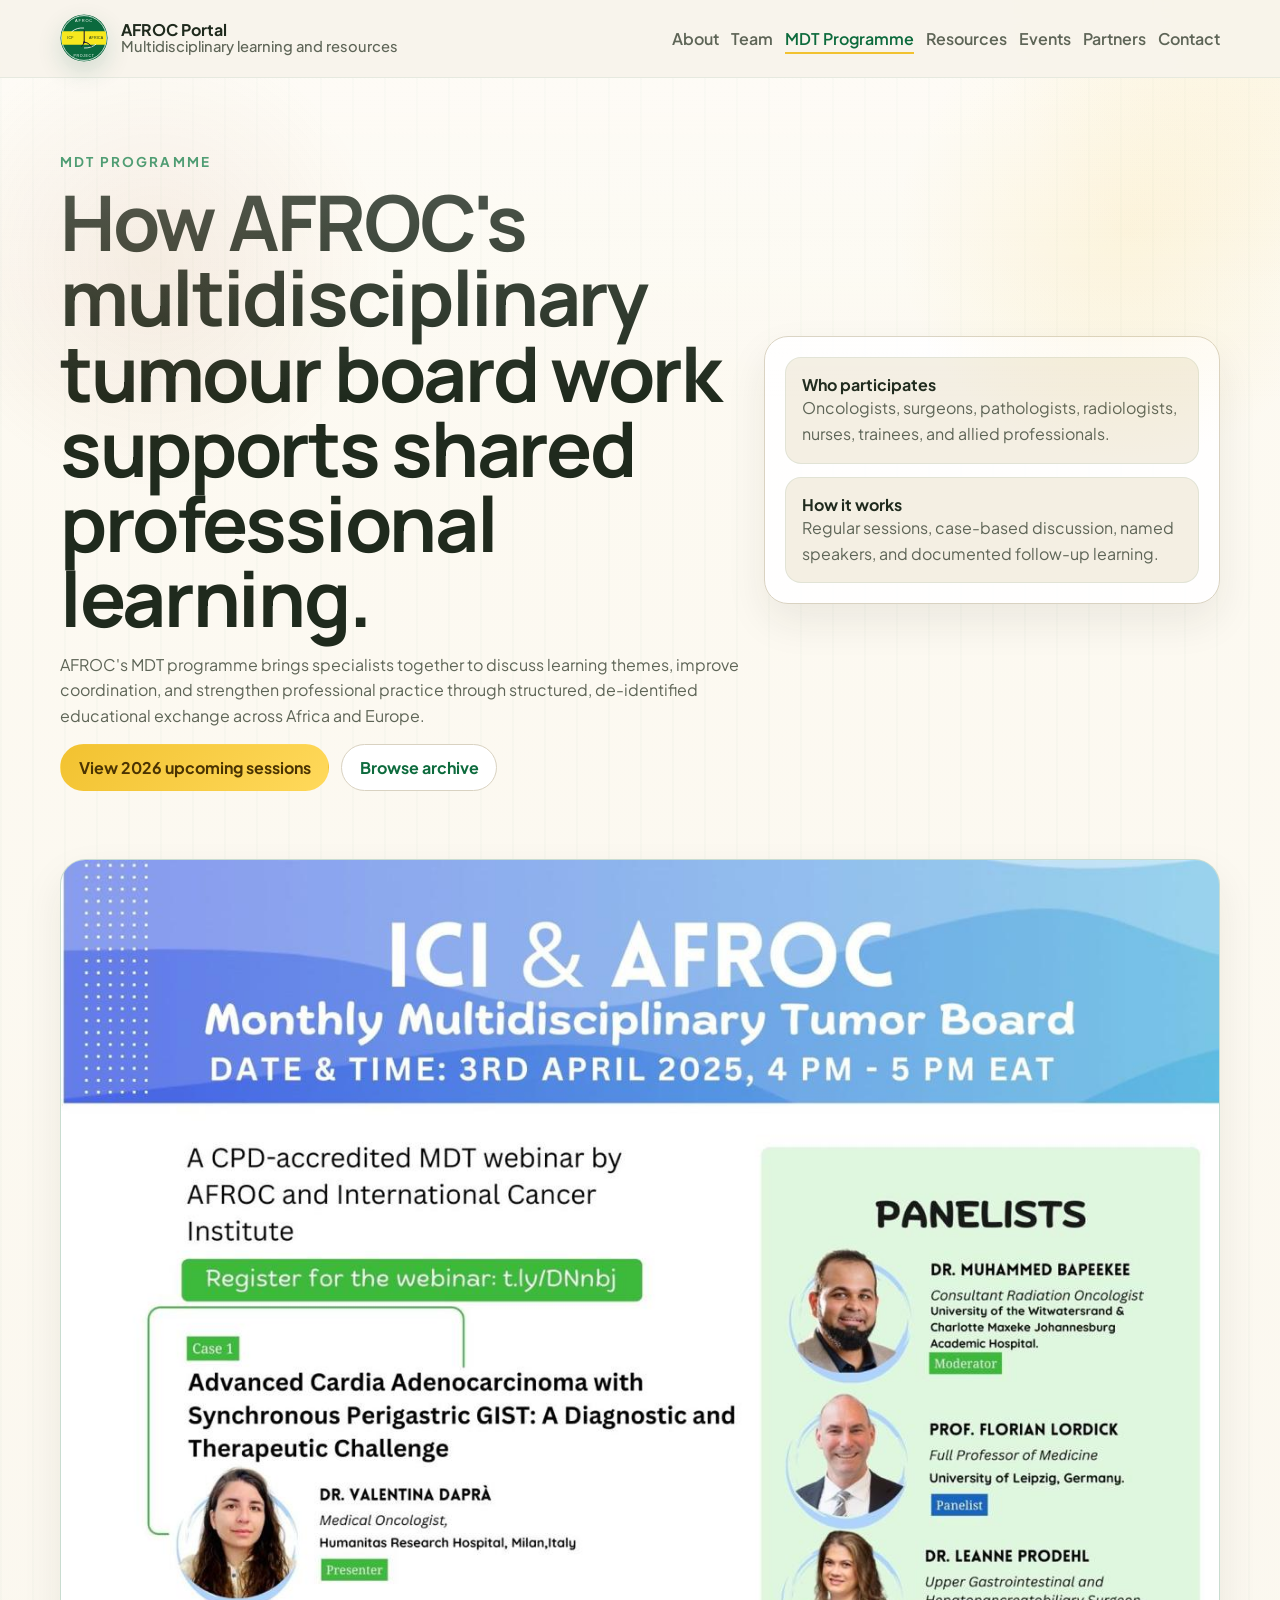
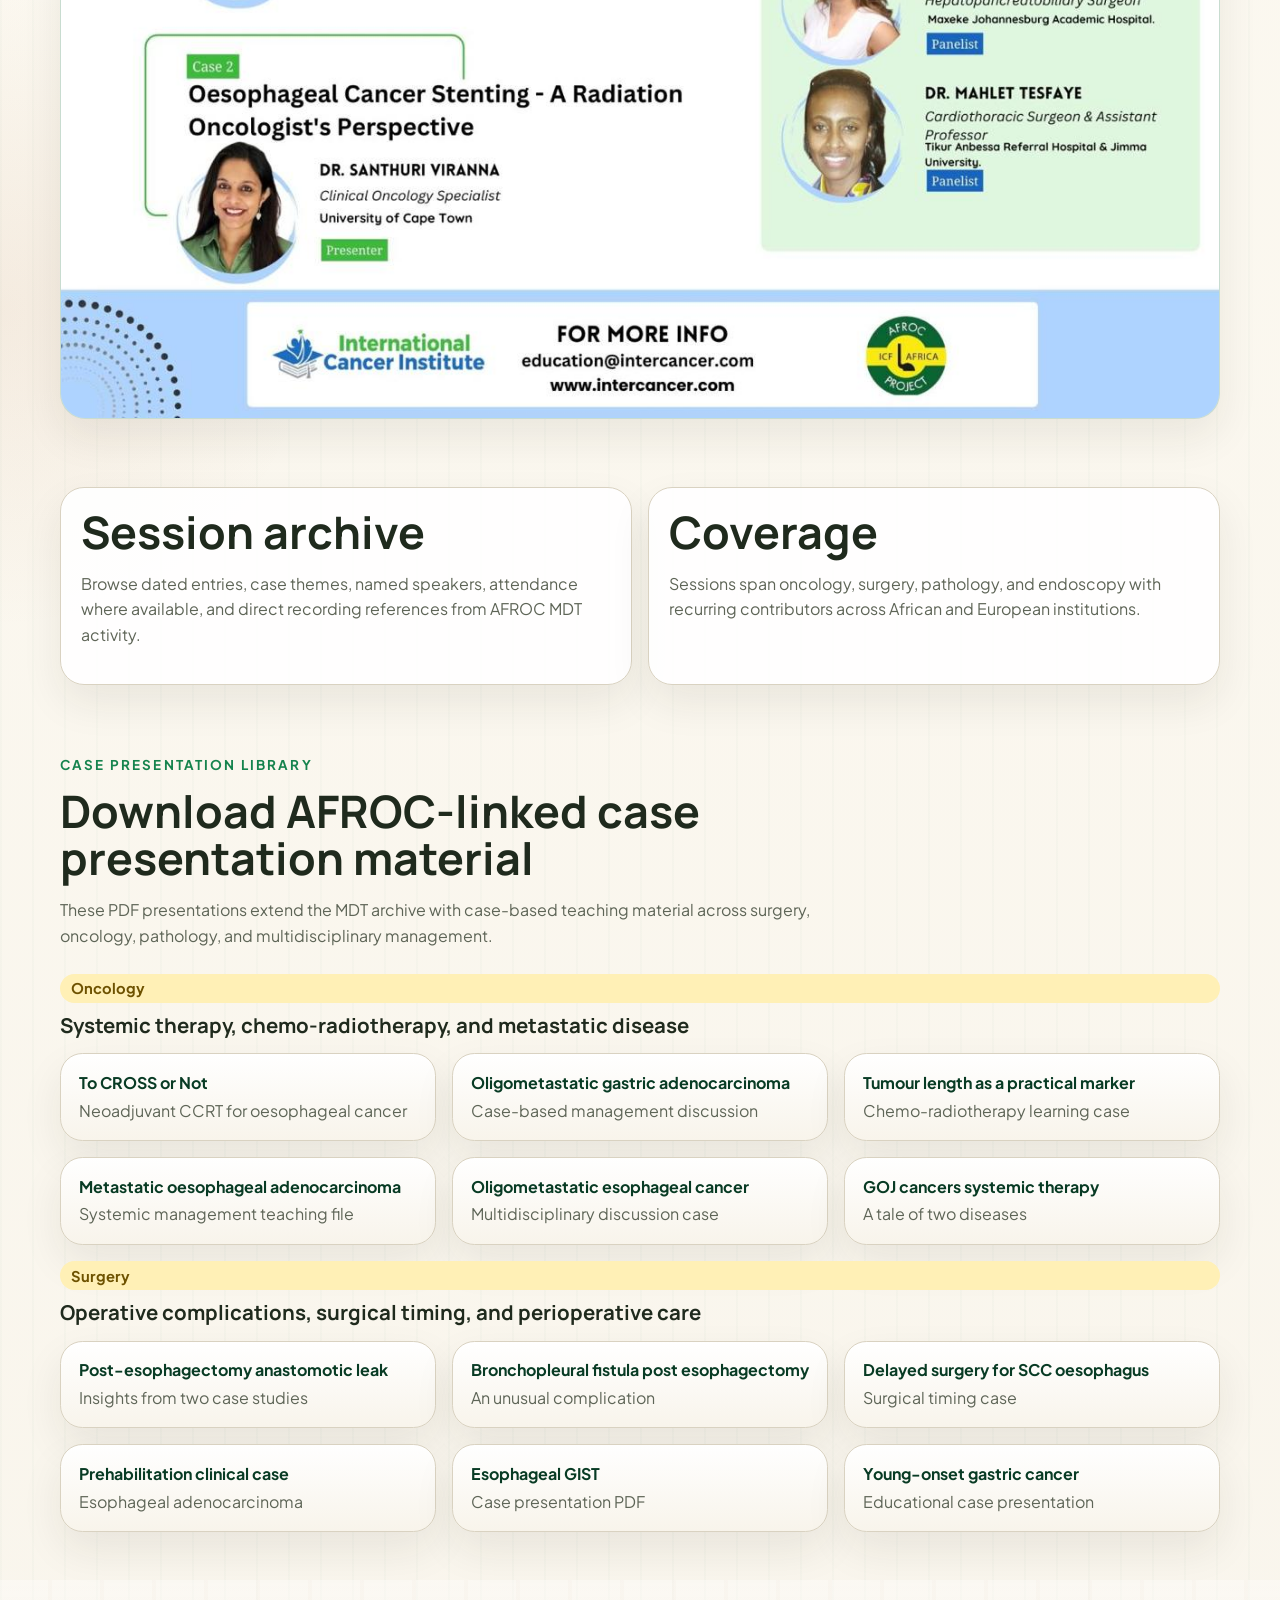
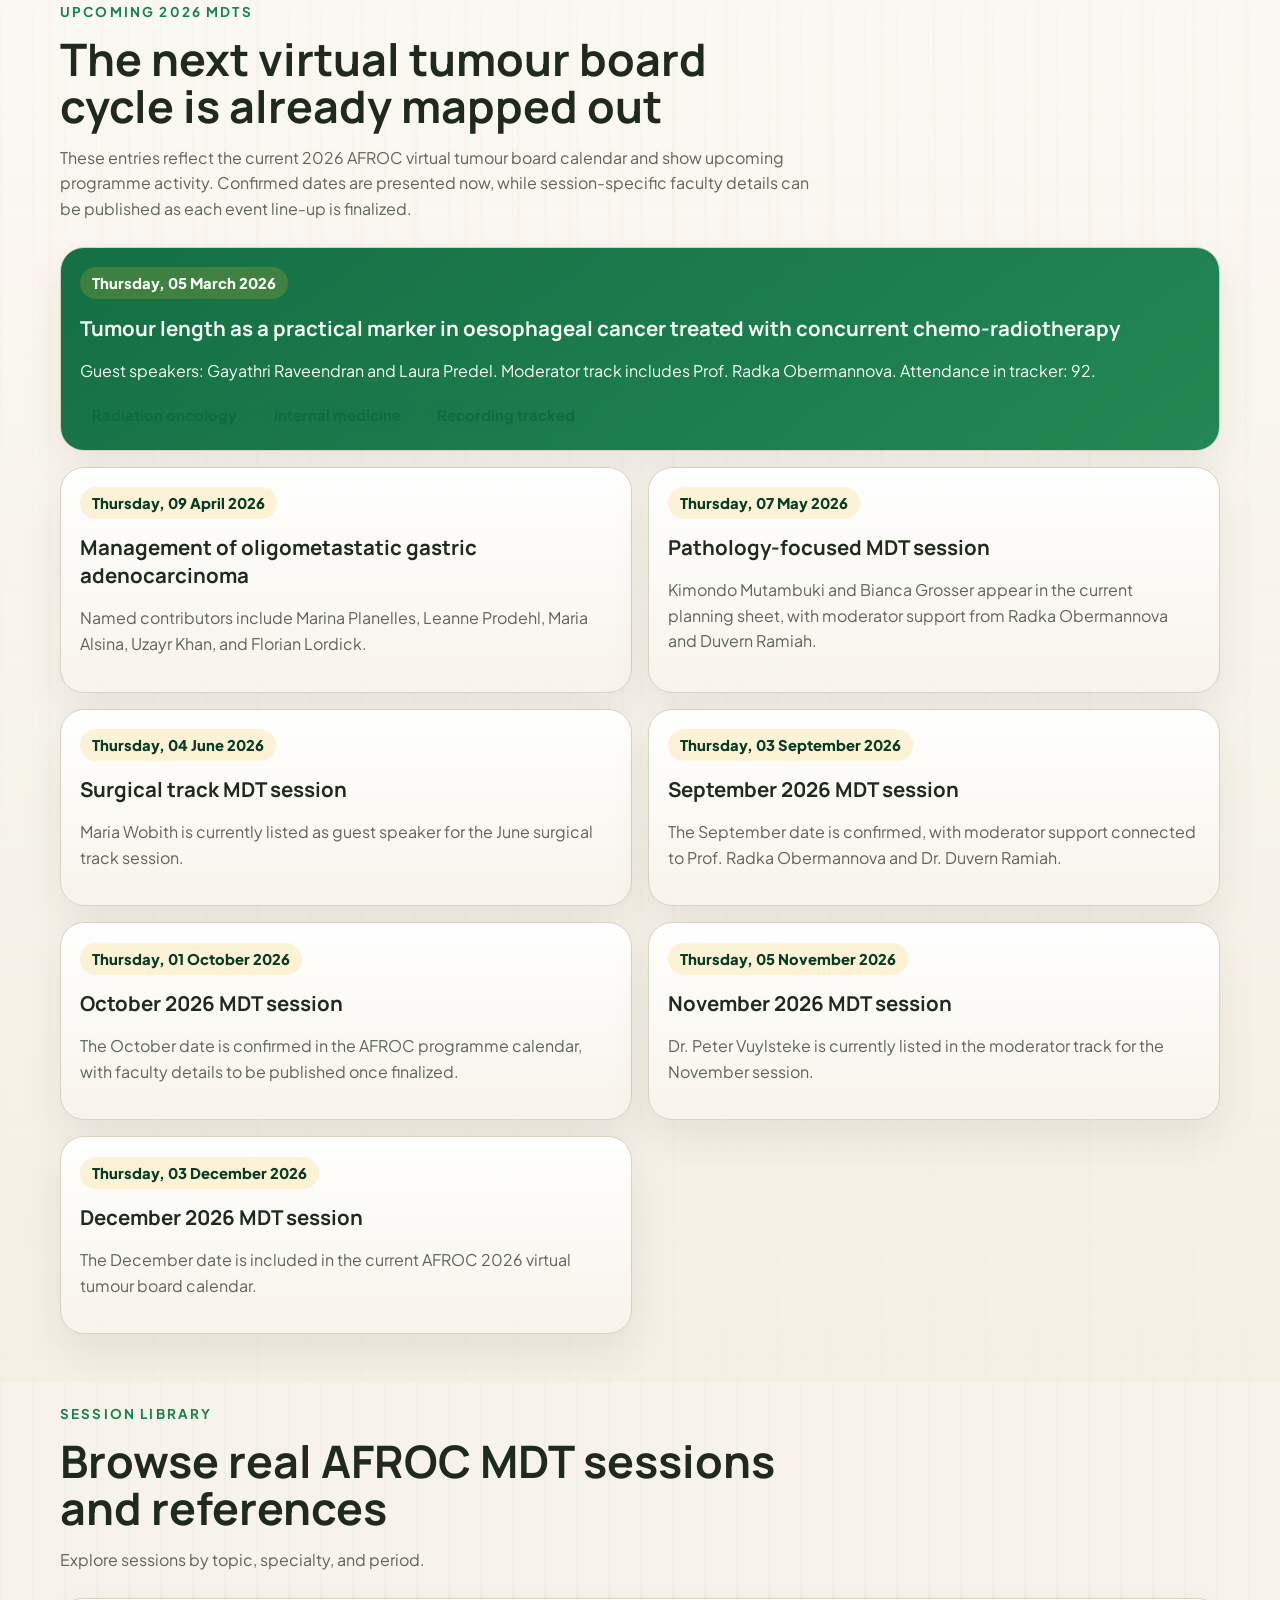
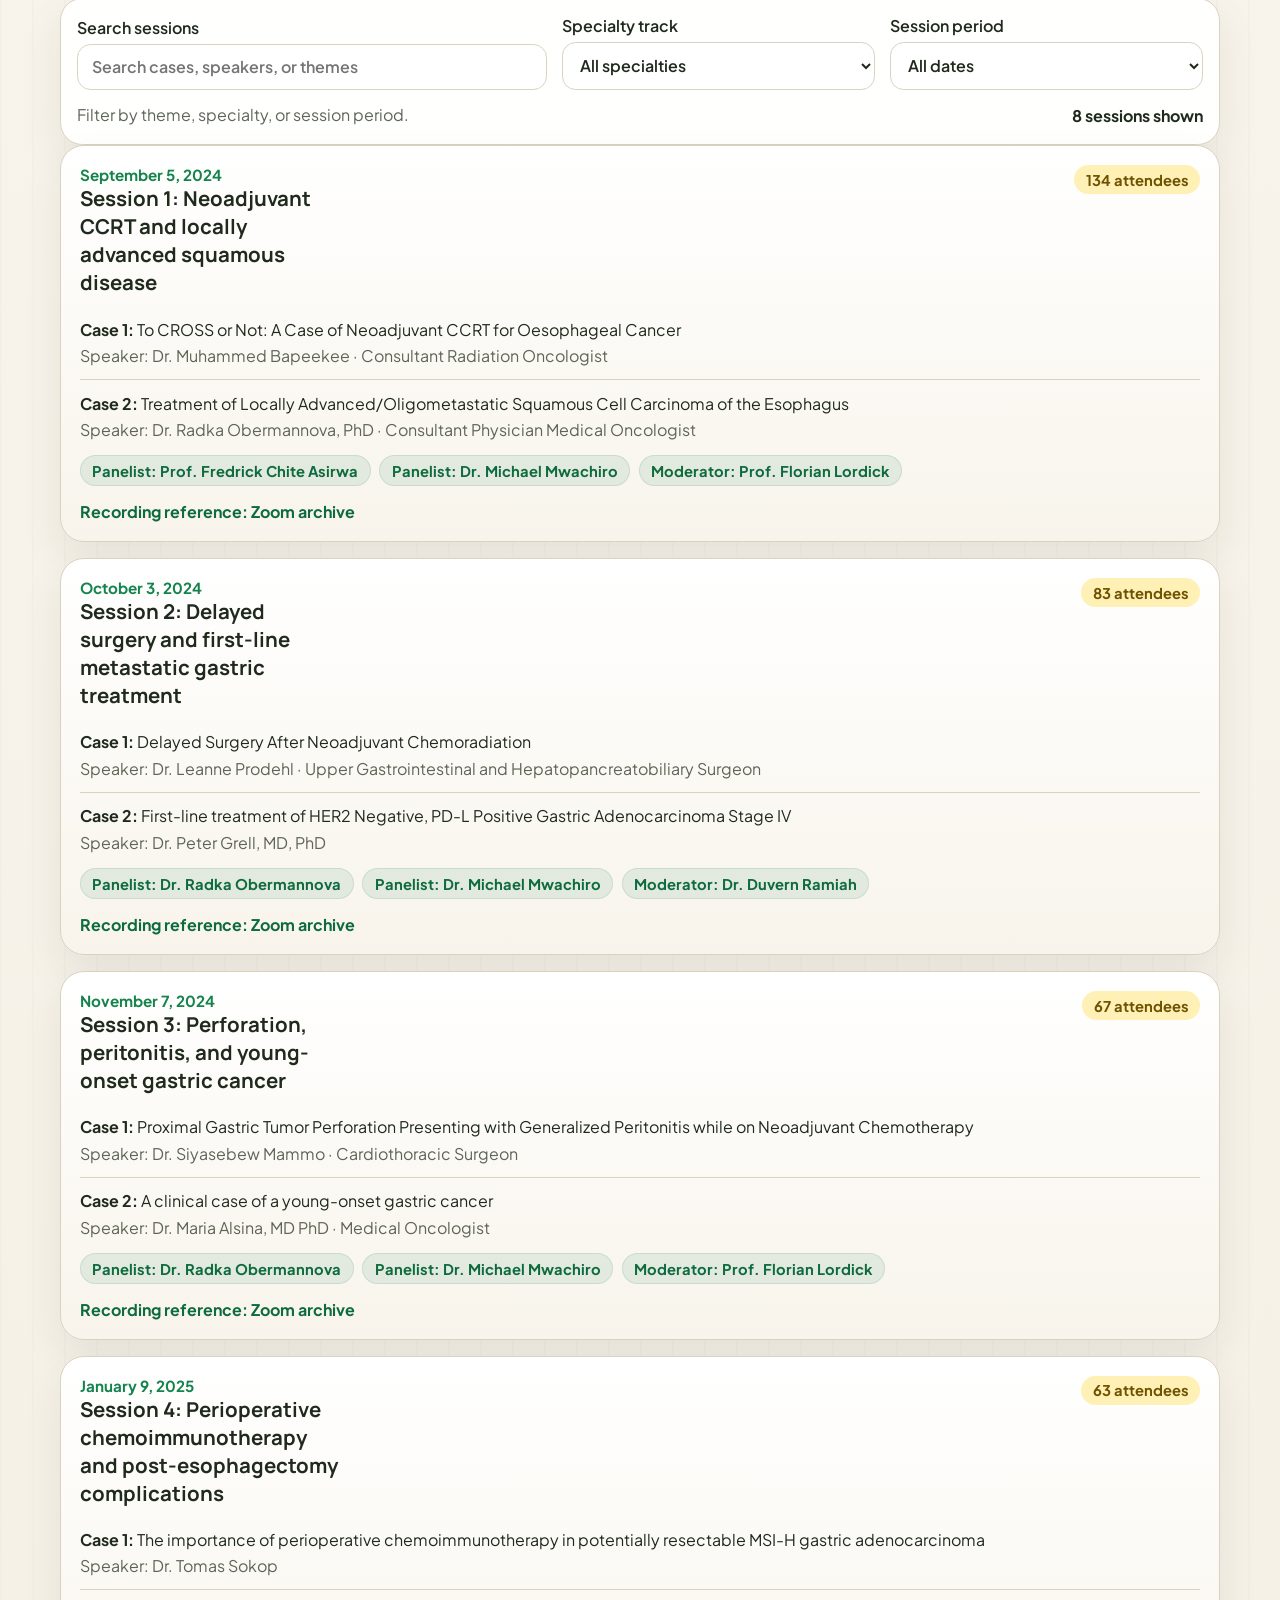
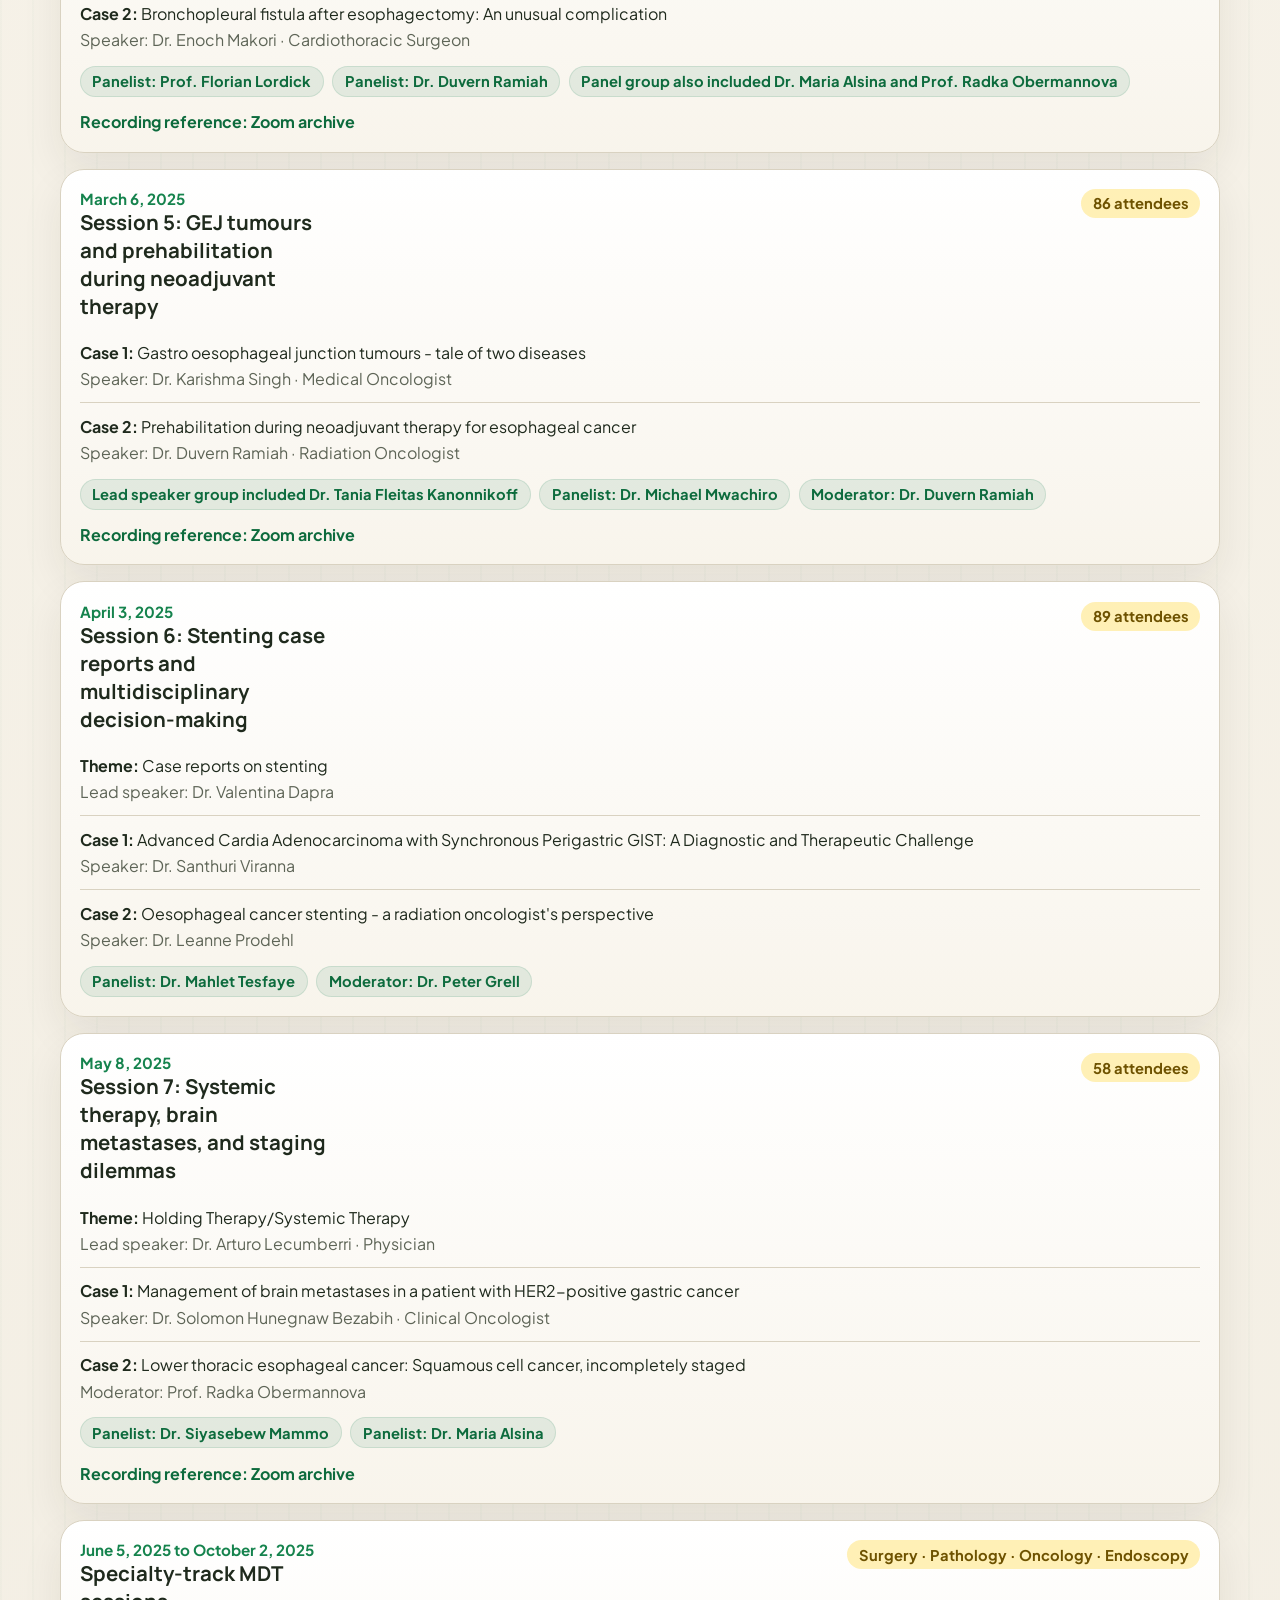
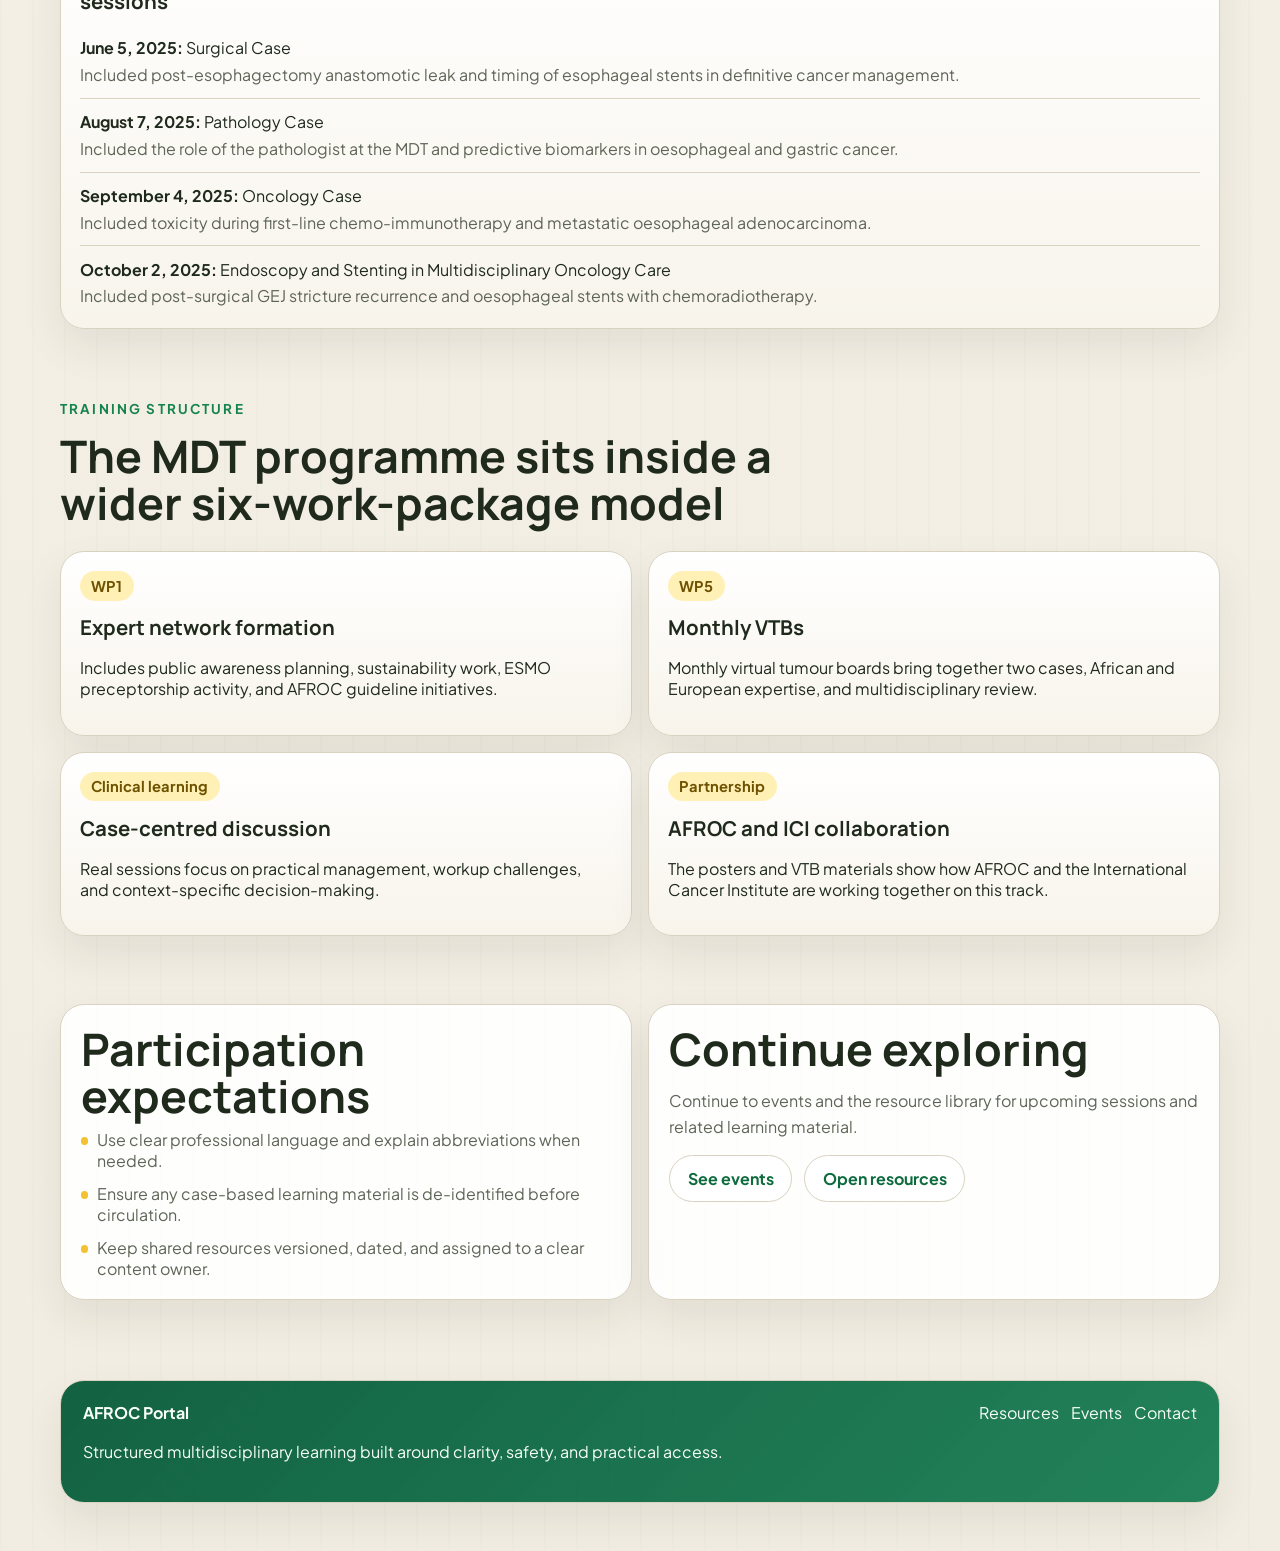
<file: mdt-programme.html>
<!DOCTYPE html>
<html lang="en">
  <head>
    <meta charset="UTF-8" />
    <meta name="viewport" content="width=device-width, initial-scale=1.0" />
    <title>AFROC MDT Programme</title>
    <link rel="preconnect" href="https://fonts.googleapis.com" />
    <link rel="preconnect" href="https://fonts.gstatic.com" crossorigin />
    <link
      href="https://fonts.googleapis.com/css2?family=Manrope:wght@400;600;700;800&family=Plus+Jakarta+Sans:wght@400;500;600;700&display=swap"
      rel="stylesheet"
    />
    <link rel="stylesheet" href="styles.css" />
  </head>
  <body>
    <header class="site-header">
      <nav class="nav container">
        <a class="brand" href="index.html">
          <img class="brand-logo" src="assets/afroc-logo.svg" alt="AFROC Project logo" />
          <span class="brand-copy"><strong>AFROC Portal</strong><span>Multidisciplinary learning and resources</span></span>
        </a>
        <button class="nav-toggle" type="button" aria-expanded="false" aria-controls="site-nav-links" data-nav-toggle>
          Menu
        </button>
        <div class="nav-links" id="site-nav-links" data-nav-links>
          <a href="index.html#about">About</a>
          <a href="index.html#team">Team</a>
          <a href="mdt-programme.html" aria-current="page">MDT Programme</a>
          <a href="index.html#resources">Resources</a>
          <a href="index.html#events">Events</a>
          <a href="index.html#partners">Partners</a>
          <a href="index.html#contact">Contact</a>
        </div>
      </nav>
    </header>

    <main>
      <section class="page-hero archive-hero">
        <div class="container hero-layout">
          <div>
            <p class="eyebrow">MDT Programme</p>
            <h1>How AFROC's multidisciplinary tumour board work supports shared professional learning.</h1>
            <p class="lede">
              AFROC's MDT programme brings specialists together to discuss learning themes, improve coordination,
              and strengthen professional practice through structured, de-identified educational exchange across Africa and Europe.
            </p>
            <div class="cta-row">
              <a class="btn btn-primary" href="#upcoming-2026">View 2026 upcoming sessions</a>
              <a class="btn btn-secondary" href="#archive-2024-2025">Browse archive</a>
            </div>
          </div>
          <aside class="hero-card">
            <div class="mini-stat">
              <strong>Who participates</strong>
              <span class="list-meta">Oncologists, surgeons, pathologists, radiologists, nurses, trainees, and allied professionals.</span>
            </div>
            <div class="mini-stat">
              <strong>How it works</strong>
              <span class="list-meta">Regular sessions, case-based discussion, named speakers, and documented follow-up learning.</span>
            </div>
          </aside>
        </div>
      </section>

      <section class="section">
        <div class="container">
          <article class="feature-photo">
            <img src="assets/afroc-vtb-april-2025.jpeg" alt="Poster for an AFROC and International Cancer Institute monthly multidisciplinary tumour board webinar." />
          </article>
        </div>
      </section>

      <section class="section">
        <div class="container info-grid">
          <article class="card">
            <h2>Session archive</h2>
            <p>
              Browse dated entries, case themes, named speakers, attendance where available, and direct recording references from AFROC MDT activity.
            </p>
          </article>
          <article class="card">
            <h2>Coverage</h2>
            <p>
              Sessions span oncology, surgery, pathology, and endoscopy with recurring contributors across African and European institutions.
            </p>
          </article>
        </div>
      </section>

      <section id="case-library" class="section">
        <div class="container">
          <div class="section-heading">
            <p class="eyebrow">Case Presentation Library</p>
            <h2>Download AFROC-linked case presentation material</h2>
            <p class="section-copy">
              These PDF presentations extend the MDT archive with case-based teaching material across surgery, oncology, pathology, and multidisciplinary management.
            </p>
          </div>
          <div class="resource-category-stack">
            <section class="resource-category">
              <div class="resource-category-header">
                <span class="tag">Oncology</span>
                <h3>Systemic therapy, chemo-radiotherapy, and metastatic disease</h3>
              </div>
              <div class="resource-download-grid">
                <a class="download-card" href="assets/case-presentations/to-cross-or-not-a-case-study-of-neoadjuvant-ccrt-for-oesophageal-cancer.pdf" target="_blank" rel="noopener noreferrer"><strong>To CROSS or Not</strong><span>Neoadjuvant CCRT for oesophageal cancer</span></a>
                <a class="download-card" href="assets/case-presentations/management-of-oligometastatic-gastric-adenocarcinoma.pdf" target="_blank" rel="noopener noreferrer"><strong>Oligometastatic gastric adenocarcinoma</strong><span>Case-based management discussion</span></a>
                <a class="download-card" href="assets/case-presentations/tumour-length-as-a-practical-marker.pdf" target="_blank" rel="noopener noreferrer"><strong>Tumour length as a practical marker</strong><span>Chemo-radiotherapy learning case</span></a>
                <a class="download-card" href="assets/case-presentations/metastatic-oesophageal-adenocarcinoma.pdf" target="_blank" rel="noopener noreferrer"><strong>Metastatic oesophageal adenocarcinoma</strong><span>Systemic management teaching file</span></a>
                <a class="download-card" href="assets/case-presentations/oligometastatic-esophageal-cancer.pdf" target="_blank" rel="noopener noreferrer"><strong>Oligometastatic esophageal cancer</strong><span>Multidisciplinary discussion case</span></a>
                <a class="download-card" href="assets/case-presentations/goj-cancers-systemic-therapy-a-tale-of-2-diseases-what-next.pdf" target="_blank" rel="noopener noreferrer"><strong>GOJ cancers systemic therapy</strong><span>A tale of two diseases</span></a>
              </div>
            </section>
            <section class="resource-category">
              <div class="resource-category-header">
                <span class="tag">Surgery</span>
                <h3>Operative complications, surgical timing, and perioperative care</h3>
              </div>
              <div class="resource-download-grid">
                <a class="download-card" href="assets/case-presentations/clinical-management-of-post-esophagectomy-anastomotic-leak-insights-from-two-case-studies.pdf" target="_blank" rel="noopener noreferrer"><strong>Post-esophagectomy anastomotic leak</strong><span>Insights from two case studies</span></a>
                <a class="download-card" href="assets/case-presentations/bronchopleural-fistula-post-esophagectomy-an-unusual-complication.pdf" target="_blank" rel="noopener noreferrer"><strong>Bronchopleural fistula post esophagectomy</strong><span>An unusual complication</span></a>
                <a class="download-card" href="assets/case-presentations/delayed-surgery-for-scc-oesophagus.pdf" target="_blank" rel="noopener noreferrer"><strong>Delayed surgery for SCC oesophagus</strong><span>Surgical timing case</span></a>
                <a class="download-card" href="assets/case-presentations/esophageal-adenocarcinoma-prehabilitation-a-clinical-case.pdf" target="_blank" rel="noopener noreferrer"><strong>Prehabilitation clinical case</strong><span>Esophageal adenocarcinoma</span></a>
                <a class="download-card" href="assets/case-presentations/case-presentation-esophageal-gist.pdf" target="_blank" rel="noopener noreferrer"><strong>Esophageal GIST</strong><span>Case presentation PDF</span></a>
                <a class="download-card" href="assets/case-presentations/young-onset-gastric-cancer.pdf" target="_blank" rel="noopener noreferrer"><strong>Young-onset gastric cancer</strong><span>Educational case presentation</span></a>
              </div>
            </section>
          </div>
        </div>
      </section>

      <section id="upcoming-2026" class="section section-alt">
        <div class="container">
          <div class="section-heading">
            <p class="eyebrow">Upcoming 2026 MDTs</p>
            <h2>The next virtual tumour board cycle is already mapped out</h2>
            <p class="section-copy">
              These entries reflect the current 2026 AFROC virtual tumour board calendar and show upcoming programme activity.
              Confirmed dates are presented now, while session-specific faculty details can be published as each event line-up is finalized.
            </p>
          </div>
          <div class="schedule-grid">
            <article class="schedule-card schedule-card-featured">
              <div class="schedule-date">Thursday, 05 March 2026</div>
              <h3>Tumour length as a practical marker in oesophageal cancer treated with concurrent chemo-radiotherapy</h3>
              <p class="list-meta">Guest speakers: Gayathri Raveendran and Laura Predel. Moderator track includes Prof. Radka Obermannova. Attendance in tracker: 92.</p>
              <div class="chip-row">
                <span class="chip">Radiation oncology</span>
                <span class="chip">Internal medicine</span>
                <span class="chip">Recording tracked</span>
              </div>
            </article>
            <article class="schedule-card">
              <div class="schedule-date">Thursday, 09 April 2026</div>
              <h3>Management of oligometastatic gastric adenocarcinoma</h3>
              <p class="list-meta">Named contributors include Marina Planelles, Leanne Prodehl, Maria Alsina, Uzayr Khan, and Florian Lordick.</p>
            </article>
            <article class="schedule-card">
              <div class="schedule-date">Thursday, 07 May 2026</div>
              <h3>Pathology-focused MDT session</h3>
              <p class="list-meta">Kimondo Mutambuki and Bianca Grosser appear in the current planning sheet, with moderator support from Radka Obermannova and Duvern Ramiah.</p>
            </article>
            <article class="schedule-card">
              <div class="schedule-date">Thursday, 04 June 2026</div>
              <h3>Surgical track MDT session</h3>
              <p class="list-meta">Maria Wobith is currently listed as guest speaker for the June surgical track session.</p>
            </article>
            <article class="schedule-card">
              <div class="schedule-date">Thursday, 03 September 2026</div>
              <h3>September 2026 MDT session</h3>
              <p class="list-meta">The September date is confirmed, with moderator support connected to Prof. Radka Obermannova and Dr. Duvern Ramiah.</p>
            </article>
            <article class="schedule-card">
              <div class="schedule-date">Thursday, 01 October 2026</div>
              <h3>October 2026 MDT session</h3>
              <p class="list-meta">The October date is confirmed in the AFROC programme calendar, with faculty details to be published once finalized.</p>
            </article>
            <article class="schedule-card">
              <div class="schedule-date">Thursday, 05 November 2026</div>
              <h3>November 2026 MDT session</h3>
              <p class="list-meta">Dr. Peter Vuylsteke is currently listed in the moderator track for the November session.</p>
            </article>
            <article class="schedule-card">
              <div class="schedule-date">Thursday, 03 December 2026</div>
              <h3>December 2026 MDT session</h3>
              <p class="list-meta">The December date is included in the current AFROC 2026 virtual tumour board calendar.</p>
            </article>
          </div>
        </div>
      </section>

      <section id="archive-2024-2025" class="section">
        <div class="container">
          <div class="section-heading">
            <p class="eyebrow">Session Library</p>
            <h2>Browse real AFROC MDT sessions and references</h2>
            <p class="section-copy">
              Explore sessions by topic, specialty, and period.
            </p>
          </div>

          <div class="filter-toolbar">
            <div class="filter-grid">
              <label>
                Search sessions
                <input type="search" placeholder="Search cases, speakers, or themes" data-session-search />
              </label>
              <label>
                Specialty track
                <select data-session-specialty>
                  <option value="">All specialties</option>
                  <option value="oncology">Oncology</option>
                  <option value="surgery">Surgery</option>
                  <option value="pathology">Pathology</option>
                  <option value="endoscopy">Endoscopy</option>
                  <option value="mixed">Mixed MDT</option>
                </select>
              </label>
              <label>
                Session period
                <select data-session-date>
                  <option value="">All dates</option>
                  <option value="2024">2024</option>
                  <option value="2025-q1">2025 Q1</option>
                  <option value="2025-q2">2025 Q2</option>
                  <option value="2025-q3-q4">2025 Q3-Q4</option>
                </select>
              </label>
            </div>
            <div class="filter-summary">
              <span class="list-meta">Filter by theme, specialty, or session period.</span>
              <strong data-session-count>8 sessions shown</strong>
            </div>
          </div>

          <div class="session-library">
            <article id="session-2024-09" class="session-card" data-session-card data-session-specialty="mixed" data-session-date="2024" data-session-title="neoadjuvant ccrt locally advanced squamous disease" data-session-topics="to cross or not oligometastatic squamous cell carcinoma esophagus" data-session-people="muhammed bapeekee radka obermannova fredrick chite asirwa michael mwachiro florian lordick">
              <div class="session-head">
                <div>
                  <div class="session-date">September 5, 2024</div>
                  <h3>Session 1: Neoadjuvant CCRT and locally advanced squamous disease</h3>
                </div>
                <span class="tag">134 attendees</span>
              </div>
              <ul class="session-list">
                <li>
                  <strong>Case 1:</strong> To CROSS or Not: A Case of Neoadjuvant CCRT for Oesophageal Cancer
                  <div class="list-meta">Speaker: Dr. Muhammed Bapeekee · Consultant Radiation Oncologist</div>
                </li>
                <li>
                  <strong>Case 2:</strong> Treatment of Locally Advanced/Oligometastatic Squamous Cell Carcinoma of the Esophagus
                  <div class="list-meta">Speaker: Dr. Radka Obermannova, PhD · Consultant Physician Medical Oncologist</div>
                </li>
              </ul>
              <div class="session-meta">
                <span class="chip">Panelist: Prof. Fredrick Chite Asirwa</span>
                <span class="chip">Panelist: Dr. Michael Mwachiro</span>
                <span class="chip">Moderator: Prof. Florian Lordick</span>
              </div>
              <a class="session-link" href="https://us02web.zoom.us/rec/share/rToQgUSret7TtdX37TgpMy49kGogxAZxxmQU05Z65o3X4kzH6-dH2wFkGwe7eZkh.vivxswTcYtxg--6u" target="_blank" rel="noopener noreferrer">Recording reference: Zoom archive</a>
            </article>

            <article id="session-2024-10" class="session-card" data-session-card data-session-specialty="mixed" data-session-date="2024" data-session-title="delayed surgery first-line metastatic gastric treatment" data-session-topics="delayed surgery neoadjuvant chemoradiation her2 negative pdl positive gastric adenocarcinoma" data-session-people="leanne prodehl peter grell radka obermannova michael mwachiro duvern ramiah">
              <div class="session-head">
                <div>
                  <div class="session-date">October 3, 2024</div>
                  <h3>Session 2: Delayed surgery and first-line metastatic gastric treatment</h3>
                </div>
                <span class="tag">83 attendees</span>
              </div>
              <ul class="session-list">
                <li>
                  <strong>Case 1:</strong> Delayed Surgery After Neoadjuvant Chemoradiation
                  <div class="list-meta">Speaker: Dr. Leanne Prodehl · Upper Gastrointestinal and Hepatopancreatobiliary Surgeon</div>
                </li>
                <li>
                  <strong>Case 2:</strong> First-line treatment of HER2 Negative, PD-L Positive Gastric Adenocarcinoma Stage IV
                  <div class="list-meta">Speaker: Dr. Peter Grell, MD, PhD</div>
                </li>
              </ul>
              <div class="session-meta">
                <span class="chip">Panelist: Dr. Radka Obermannova</span>
                <span class="chip">Panelist: Dr. Michael Mwachiro</span>
                <span class="chip">Moderator: Dr. Duvern Ramiah</span>
              </div>
              <a class="session-link" href="https://us02web.zoom.us/rec/share/mcLPKobylffyUM56Z62dYHK-g2hIBhOVSep7k-4_3ryHq35A1uXbfyrfeQ_twv-o.flLTR-92O19w_oul" target="_blank" rel="noopener noreferrer">Recording reference: Zoom archive</a>
            </article>

            <article id="session-2024-11" class="session-card" data-session-card data-session-specialty="mixed" data-session-date="2024" data-session-title="perforation peritonitis young-onset gastric cancer" data-session-topics="proximal gastric tumor perforation generalized peritonitis young-onset gastric cancer" data-session-people="siyasebew mammo maria alsina radka obermannova michael mwachiro florian lordick">
              <div class="session-head">
                <div>
                  <div class="session-date">November 7, 2024</div>
                  <h3>Session 3: Perforation, peritonitis, and young-onset gastric cancer</h3>
                </div>
                <span class="tag">67 attendees</span>
              </div>
              <ul class="session-list">
                <li>
                  <strong>Case 1:</strong> Proximal Gastric Tumor Perforation Presenting with Generalized Peritonitis while on Neoadjuvant Chemotherapy
                  <div class="list-meta">Speaker: Dr. Siyasebew Mammo · Cardiothoracic Surgeon</div>
                </li>
                <li>
                  <strong>Case 2:</strong> A clinical case of a young-onset gastric cancer
                  <div class="list-meta">Speaker: Dr. Maria Alsina, MD PhD · Medical Oncologist</div>
                </li>
              </ul>
              <div class="session-meta">
                <span class="chip">Panelist: Dr. Radka Obermannova</span>
                <span class="chip">Panelist: Dr. Michael Mwachiro</span>
                <span class="chip">Moderator: Prof. Florian Lordick</span>
              </div>
              <a class="session-link" href="https://us02web.zoom.us/rec/share/kHbFpRUYglxGCLquRS3380GARjKSfwQJv5dzzX2cKR2DDhnHRAsfmB6HrqhvL1Qo.bbC9som7GKIOovRQ" target="_blank" rel="noopener noreferrer">Recording reference: Zoom archive</a>
            </article>

            <article id="session-2025-01" class="session-card" data-session-card data-session-specialty="oncology" data-session-date="2025-q1" data-session-title="perioperative chemoimmunotherapy post-esophagectomy complications" data-session-topics="msi-h gastric adenocarcinoma bronchopleural fistula esophagectomy" data-session-people="tomas sokop enoch makori florian lordick duvern ramiah maria alsina radka obermannova">
              <div class="session-head">
                <div>
                  <div class="session-date">January 9, 2025</div>
                  <h3>Session 4: Perioperative chemoimmunotherapy and post-esophagectomy complications</h3>
                </div>
                <span class="tag">63 attendees</span>
              </div>
              <ul class="session-list">
                <li>
                  <strong>Case 1:</strong> The importance of perioperative chemoimmunotherapy in potentially resectable MSI-H gastric adenocarcinoma
                  <div class="list-meta">Speaker: Dr. Tomas Sokop</div>
                </li>
                <li>
                  <strong>Case 2:</strong> Bronchopleural fistula after esophagectomy: An unusual complication
                  <div class="list-meta">Speaker: Dr. Enoch Makori · Cardiothoracic Surgeon</div>
                </li>
              </ul>
              <div class="session-meta">
                <span class="chip">Panelist: Prof. Florian Lordick</span>
                <span class="chip">Panelist: Dr. Duvern Ramiah</span>
                <span class="chip">Panel group also included Dr. Maria Alsina and Prof. Radka Obermannova</span>
              </div>
              <a class="session-link" href="https://us02web.zoom.us/rec/share/RfX8jOKFz5oN1S-D2yLitYI_y4J-LLOJ8s-s896qBifNSZMRlYpHtYwZsELnr8YM.6HfGyMJzCfD701Sd?startTime=1736427815000" target="_blank" rel="noopener noreferrer">Recording reference: Zoom archive</a>
            </article>

            <article id="session-2025-03" class="session-card" data-session-card data-session-specialty="mixed" data-session-date="2025-q1" data-session-title="gej tumours prehabilitation neoadjuvant therapy" data-session-topics="gastro oesophageal junction tumours prehabilitation neoadjuvant therapy esophageal cancer" data-session-people="tania fleitas kanonnikoff karishma singh duvern ramiah michael mwachiro">
              <div class="session-head">
                <div>
                  <div class="session-date">March 6, 2025</div>
                  <h3>Session 5: GEJ tumours and prehabilitation during neoadjuvant therapy</h3>
                </div>
                <span class="tag">86 attendees</span>
              </div>
              <ul class="session-list">
                <li>
                  <strong>Case 1:</strong> Gastro oesophageal junction tumours - tale of two diseases
                  <div class="list-meta">Speaker: Dr. Karishma Singh · Medical Oncologist</div>
                </li>
                <li>
                  <strong>Case 2:</strong> Prehabilitation during neoadjuvant therapy for esophageal cancer
                  <div class="list-meta">Speaker: Dr. Duvern Ramiah · Radiation Oncologist</div>
                </li>
              </ul>
              <div class="session-meta">
                <span class="chip">Lead speaker group included Dr. Tania Fleitas Kanonnikoff</span>
                <span class="chip">Panelist: Dr. Michael Mwachiro</span>
                <span class="chip">Moderator: Dr. Duvern Ramiah</span>
              </div>
              <a class="session-link" href="https://us02web.zoom.us/rec/share/zDS-aN2cSGg28XgKWMrnXobz5g3pAa4Zb-q0VsosAuInkqRGwEv4GVee2ZGdi4Zv.TB6Qs1xFkTzCc9pY" target="_blank" rel="noopener noreferrer">Recording reference: Zoom archive</a>
            </article>

            <article class="session-card" data-session-card data-session-specialty="endoscopy" data-session-date="2025-q2" data-session-title="stenting case reports multidisciplinary decision-making" data-session-topics="advanced cardia adenocarcinoma perigastric gist oesophageal cancer stenting radiation oncology" data-session-people="valentina dapra santhuri viranna leanne prodehl mahlet tesfaye peter grell">
              <div class="session-head">
                <div>
                  <div class="session-date">April 3, 2025</div>
                  <h3>Session 6: Stenting case reports and multidisciplinary decision-making</h3>
                </div>
                <span class="tag">89 attendees</span>
              </div>
              <ul class="session-list">
                <li>
                  <strong>Theme:</strong> Case reports on stenting
                  <div class="list-meta">Lead speaker: Dr. Valentina Dapra</div>
                </li>
                <li>
                  <strong>Case 1:</strong> Advanced Cardia Adenocarcinoma with Synchronous Perigastric GIST: A Diagnostic and Therapeutic Challenge
                  <div class="list-meta">Speaker: Dr. Santhuri Viranna</div>
                </li>
                <li>
                  <strong>Case 2:</strong> Oesophageal cancer stenting - a radiation oncologist's perspective
                  <div class="list-meta">Speaker: Dr. Leanne Prodehl</div>
                </li>
              </ul>
              <div class="session-meta">
                <span class="chip">Panelist: Dr. Mahlet Tesfaye</span>
                <span class="chip">Moderator: Dr. Peter Grell</span>
              </div>
            </article>

            <article class="session-card" data-session-card data-session-specialty="oncology" data-session-date="2025-q2" data-session-title="systemic therapy brain metastases staging dilemmas" data-session-topics="holding therapy systemic therapy brain metastases her2-positive gastric cancer lower thoracic esophageal cancer staging" data-session-people="arturo lecumberri solomon hunegnaw bezabih siyasebew mammo maria alsina radka obermannova">
              <div class="session-head">
                <div>
                  <div class="session-date">May 8, 2025</div>
                  <h3>Session 7: Systemic therapy, brain metastases, and staging dilemmas</h3>
                </div>
                <span class="tag">58 attendees</span>
              </div>
              <ul class="session-list">
                <li>
                  <strong>Theme:</strong> Holding Therapy/Systemic Therapy
                  <div class="list-meta">Lead speaker: Dr. Arturo Lecumberri · Physician</div>
                </li>
                <li>
                  <strong>Case 1:</strong> Management of brain metastases in a patient with HER2-positive gastric cancer
                  <div class="list-meta">Speaker: Dr. Solomon Hunegnaw Bezabih · Clinical Oncologist</div>
                </li>
                <li>
                  <strong>Case 2:</strong> Lower thoracic esophageal cancer: Squamous cell cancer, incompletely staged
                  <div class="list-meta">Moderator: Prof. Radka Obermannova</div>
                </li>
              </ul>
              <div class="session-meta">
                <span class="chip">Panelist: Dr. Siyasebew Mammo</span>
                <span class="chip">Panelist: Dr. Maria Alsina</span>
              </div>
              <a class="session-link" href="https://us02web.zoom.us/rec/share/_IGYR2q6QeQyQ_5beJrPVfYd_TfNwjg9qEKq5igTIqf9vhcopXatcbzEFJAOKL0G.snoDblW9txdGgQFu" target="_blank" rel="noopener noreferrer">Recording reference: Zoom archive</a>
            </article>

            <article class="session-card" data-session-card data-session-specialty="mixed" data-session-date="2025-q3-q4" data-session-title="specialty track mdt sessions surgery pathology oncology endoscopy" data-session-topics="post-esophagectomy leak predictive biomarkers toxicity chemo-immunotherapy endoscopy stenting multidisciplinary oncology care" data-session-people="florence renaud kirstin fearnhead deo ruhangaza kimondo mutambuki kibet keitany kibor">
              <div class="session-head">
                <div>
                  <div class="session-date">June 5, 2025 to October 2, 2025</div>
                  <h3>Specialty-track MDT sessions</h3>
                </div>
                <span class="tag">Surgery · Pathology · Oncology · Endoscopy</span>
              </div>
              <ul class="session-list">
                <li>
                  <strong>June 5, 2025:</strong> Surgical Case
                  <div class="list-meta">Included post-esophagectomy anastomotic leak and timing of esophageal stents in definitive cancer management.</div>
                </li>
                <li>
                  <strong>August 7, 2025:</strong> Pathology Case
                  <div class="list-meta">Included the role of the pathologist at the MDT and predictive biomarkers in oesophageal and gastric cancer.</div>
                </li>
                <li>
                  <strong>September 4, 2025:</strong> Oncology Case
                  <div class="list-meta">Included toxicity during first-line chemo-immunotherapy and metastatic oesophageal adenocarcinoma.</div>
                </li>
                <li>
                  <strong>October 2, 2025:</strong> Endoscopy and Stenting in Multidisciplinary Oncology Care
                  <div class="list-meta">Included post-surgical GEJ stricture recurrence and oesophageal stents with chemoradiotherapy.</div>
                </li>
              </ul>
            </article>
          </div>
        </div>
      </section>

      <section class="section">
        <div class="container">
          <div class="section-heading">
            <p class="eyebrow">Training Structure</p>
            <h2>The MDT programme sits inside a wider six-work-package model</h2>
          </div>
          <div class="work-package-grid">
            <article class="work-package-card">
              <span class="tag">WP1</span>
              <h3>Expert network formation</h3>
              <p>Includes public awareness planning, sustainability work, ESMO preceptorship activity, and AFROC guideline initiatives.</p>
            </article>
            <article class="work-package-card">
              <span class="tag">WP5</span>
              <h3>Monthly VTBs</h3>
              <p>Monthly virtual tumour boards bring together two cases, African and European expertise, and multidisciplinary review.</p>
            </article>
            <article class="work-package-card">
              <span class="tag">Clinical learning</span>
              <h3>Case-centred discussion</h3>
              <p>Real sessions focus on practical management, workup challenges, and context-specific decision-making.</p>
            </article>
            <article class="work-package-card">
              <span class="tag">Partnership</span>
              <h3>AFROC and ICI collaboration</h3>
              <p>The posters and VTB materials show how AFROC and the International Cancer Institute are working together on this track.</p>
            </article>
          </div>
        </div>
      </section>

      <section class="section">
        <div class="container grid two-col">
          <article class="card">
            <h2>Participation expectations</h2>
            <ul class="check-list">
              <li>Use clear professional language and explain abbreviations when needed.</li>
              <li>Ensure any case-based learning material is de-identified before circulation.</li>
              <li>Keep shared resources versioned, dated, and assigned to a clear content owner.</li>
            </ul>
          </article>
          <article class="card">
            <h2>Continue exploring</h2>
            <p>
              Continue to events and the resource library for upcoming sessions and related learning material.
            </p>
            <div class="cta-row">
              <a class="btn btn-secondary" href="index.html#events">See events</a>
              <a class="btn btn-secondary" href="index.html#resources">Open resources</a>
            </div>
          </article>
        </div>
      </section>
    </main>

    <footer class="footer">
      <div class="container footer-shell">
        <div>
          <strong>AFROC Portal</strong>
          <p>Structured multidisciplinary learning built around clarity, safety, and practical access.</p>
        </div>
        <div class="footer-links">
          <a href="index.html#resources">Resources</a>
          <a href="index.html#events">Events</a>
          <a href="index.html#contact">Contact</a>
        </div>
      </div>
    </footer>
    <script src="script.js"></script>
  </body>
</html>
</file>
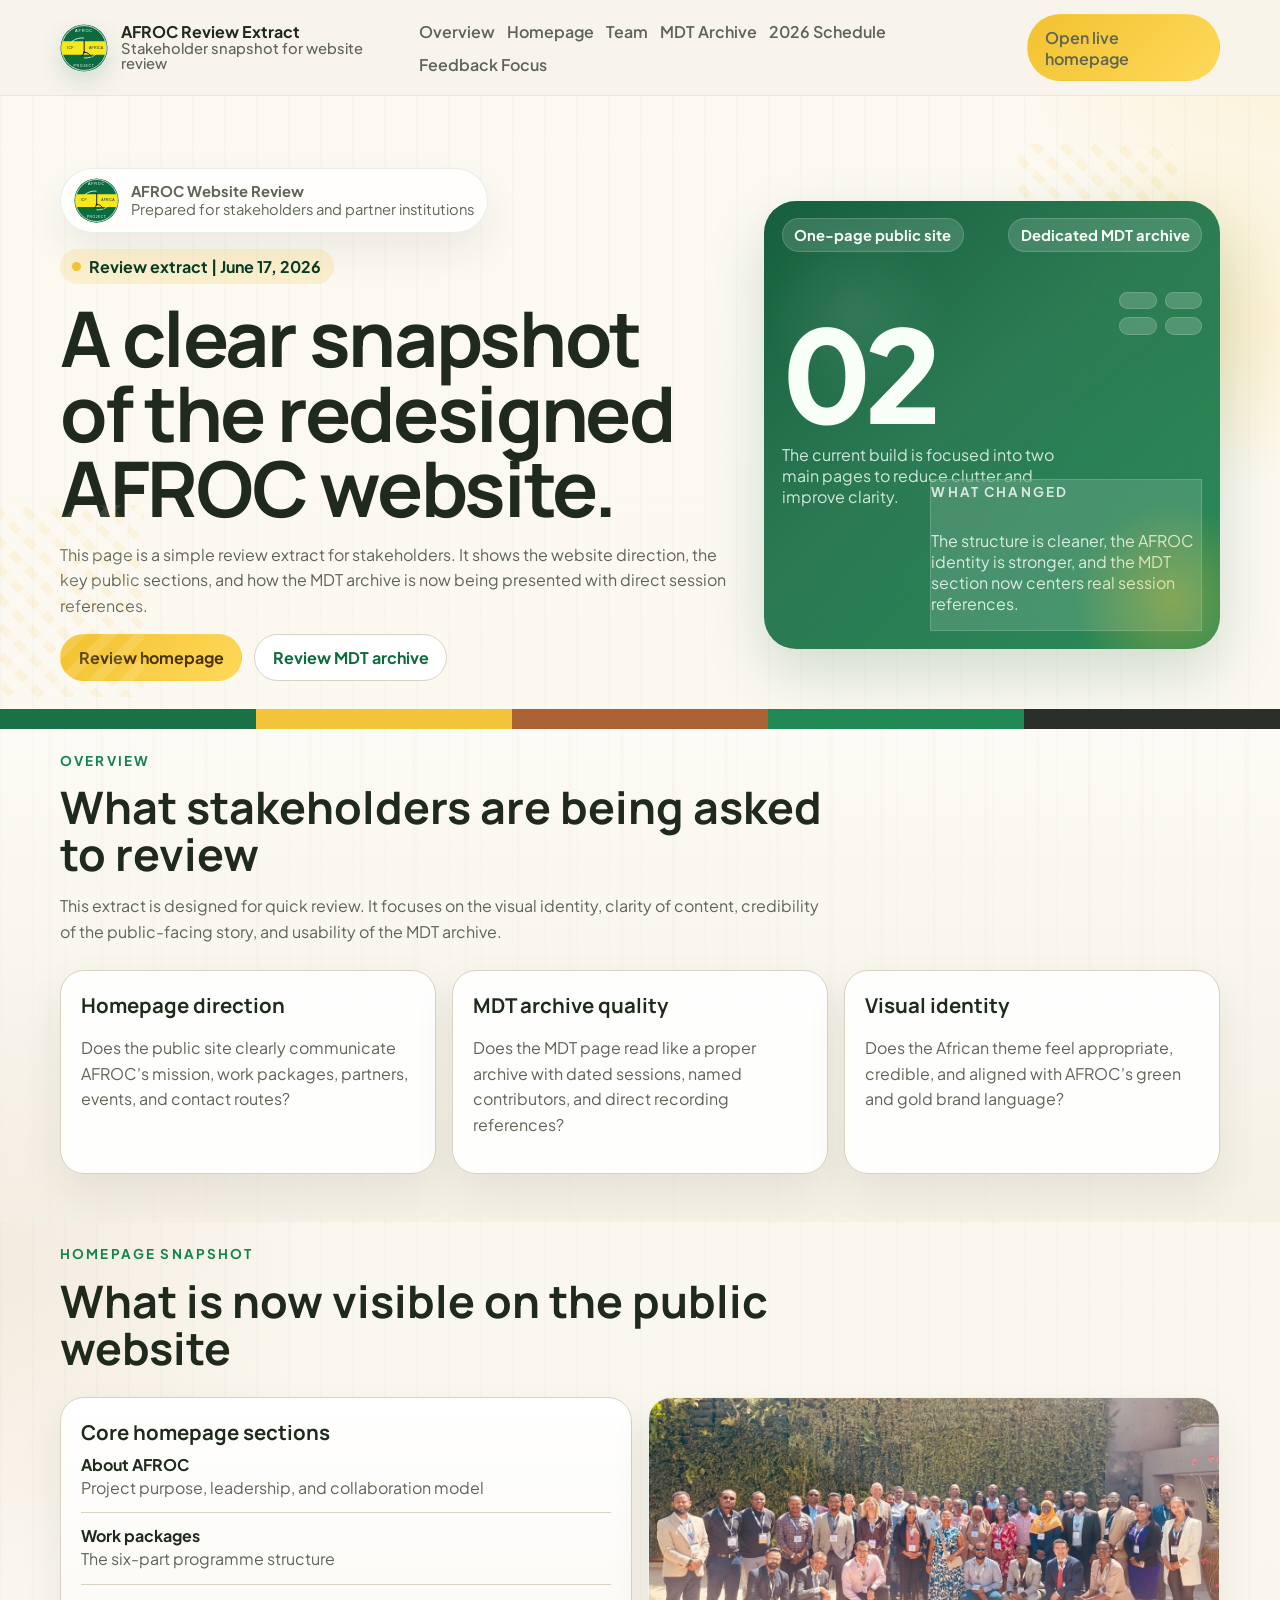
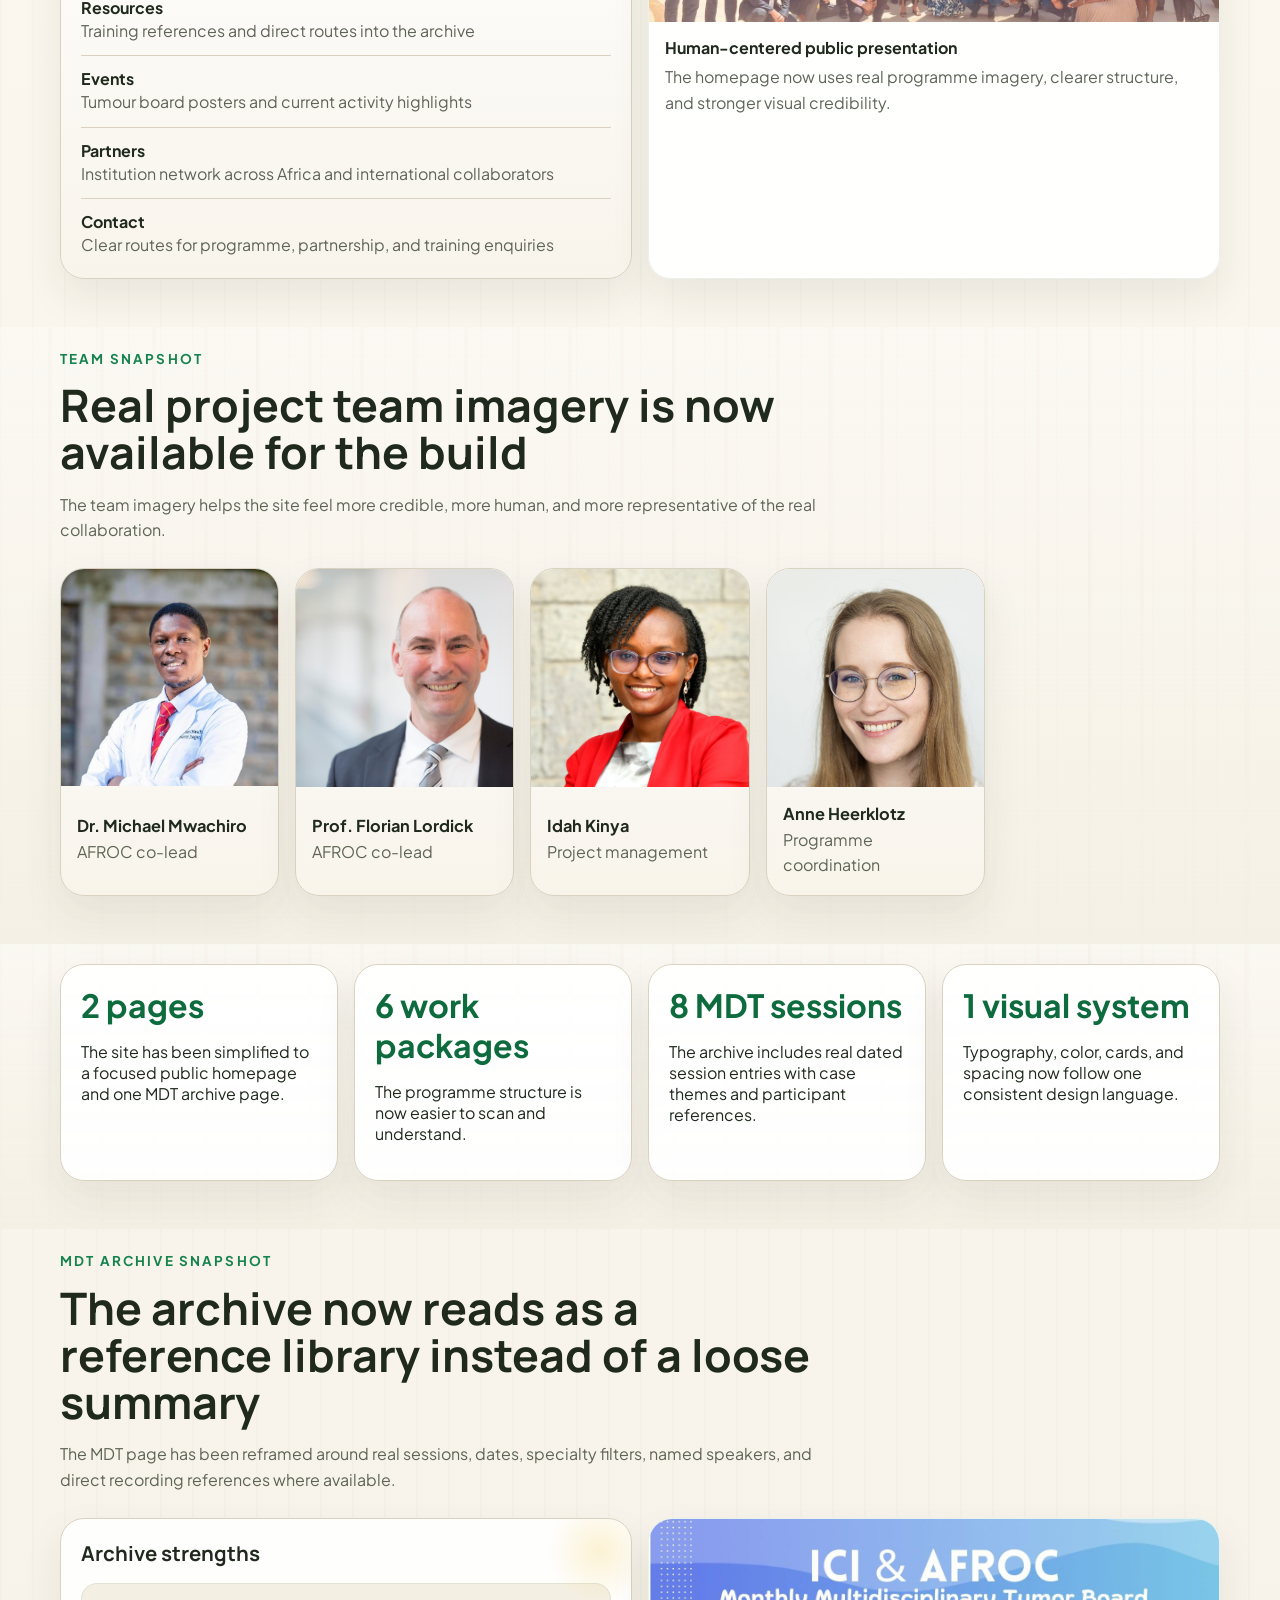
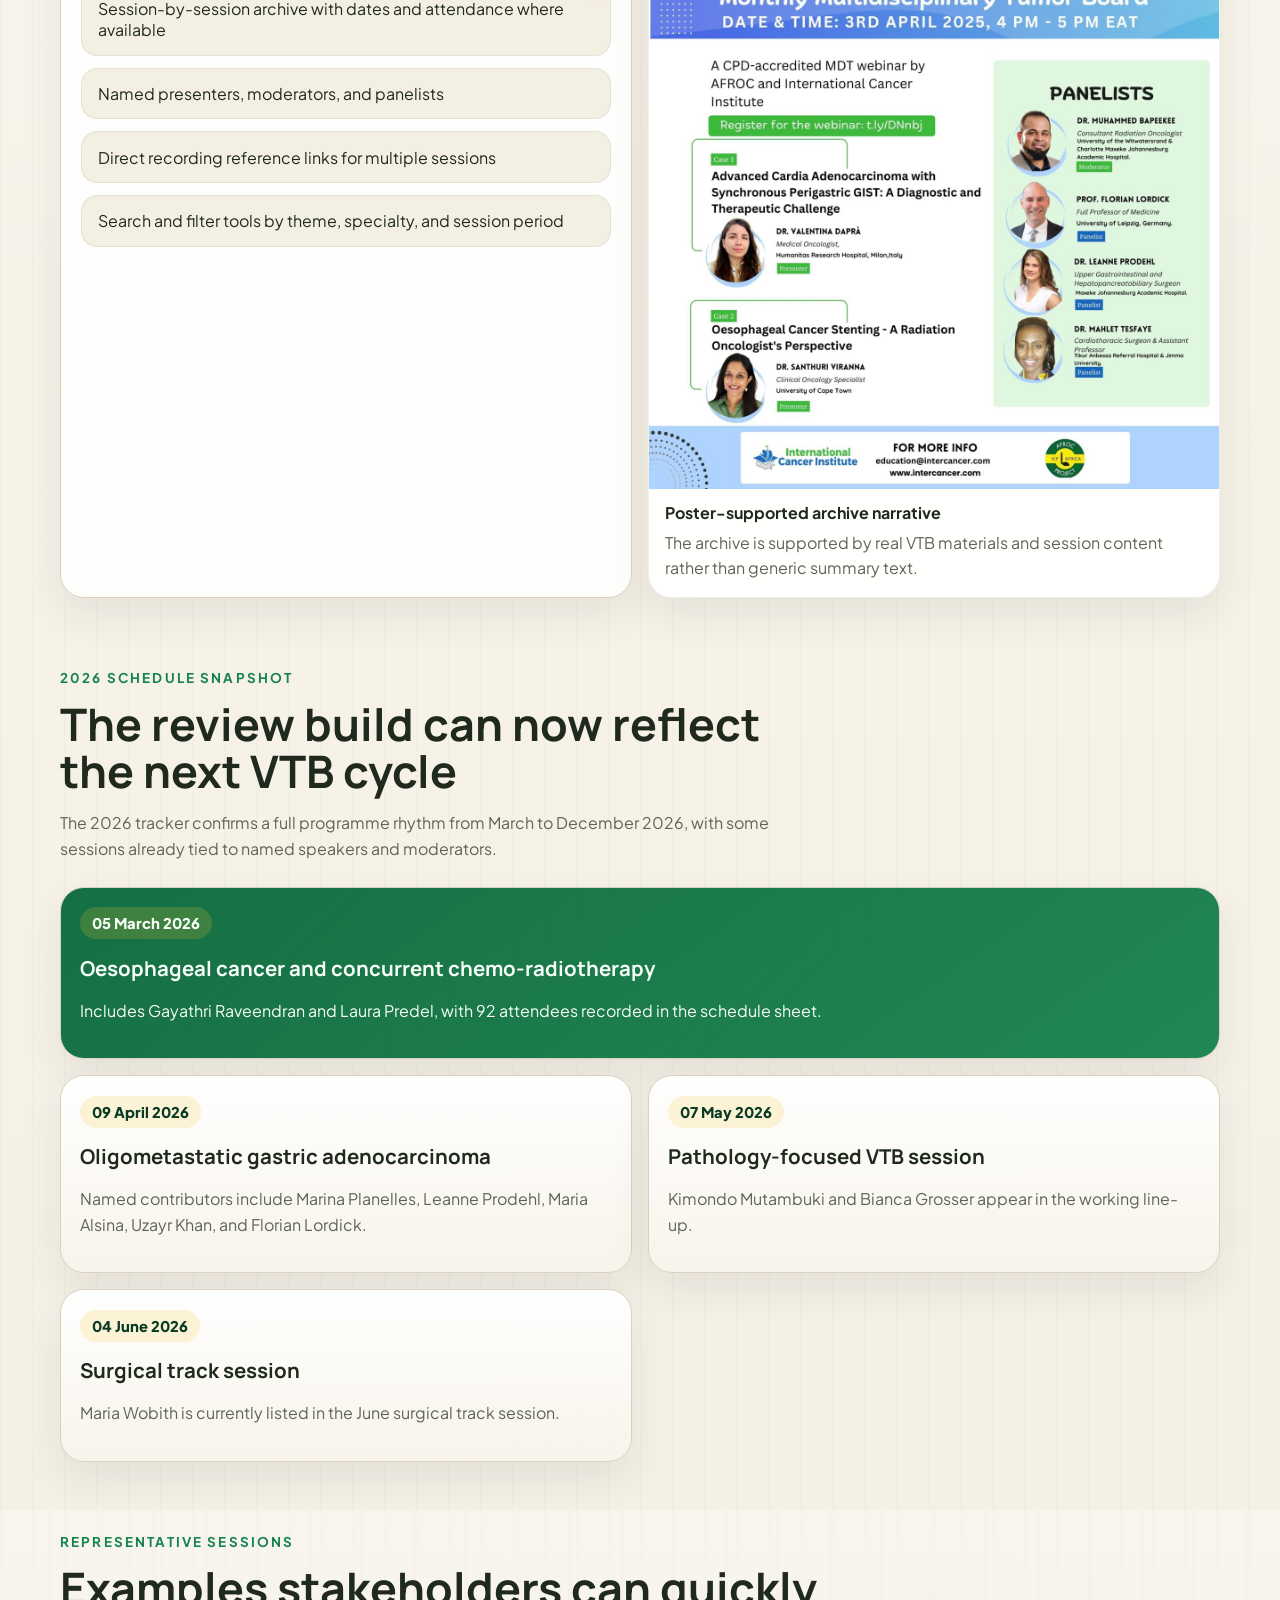
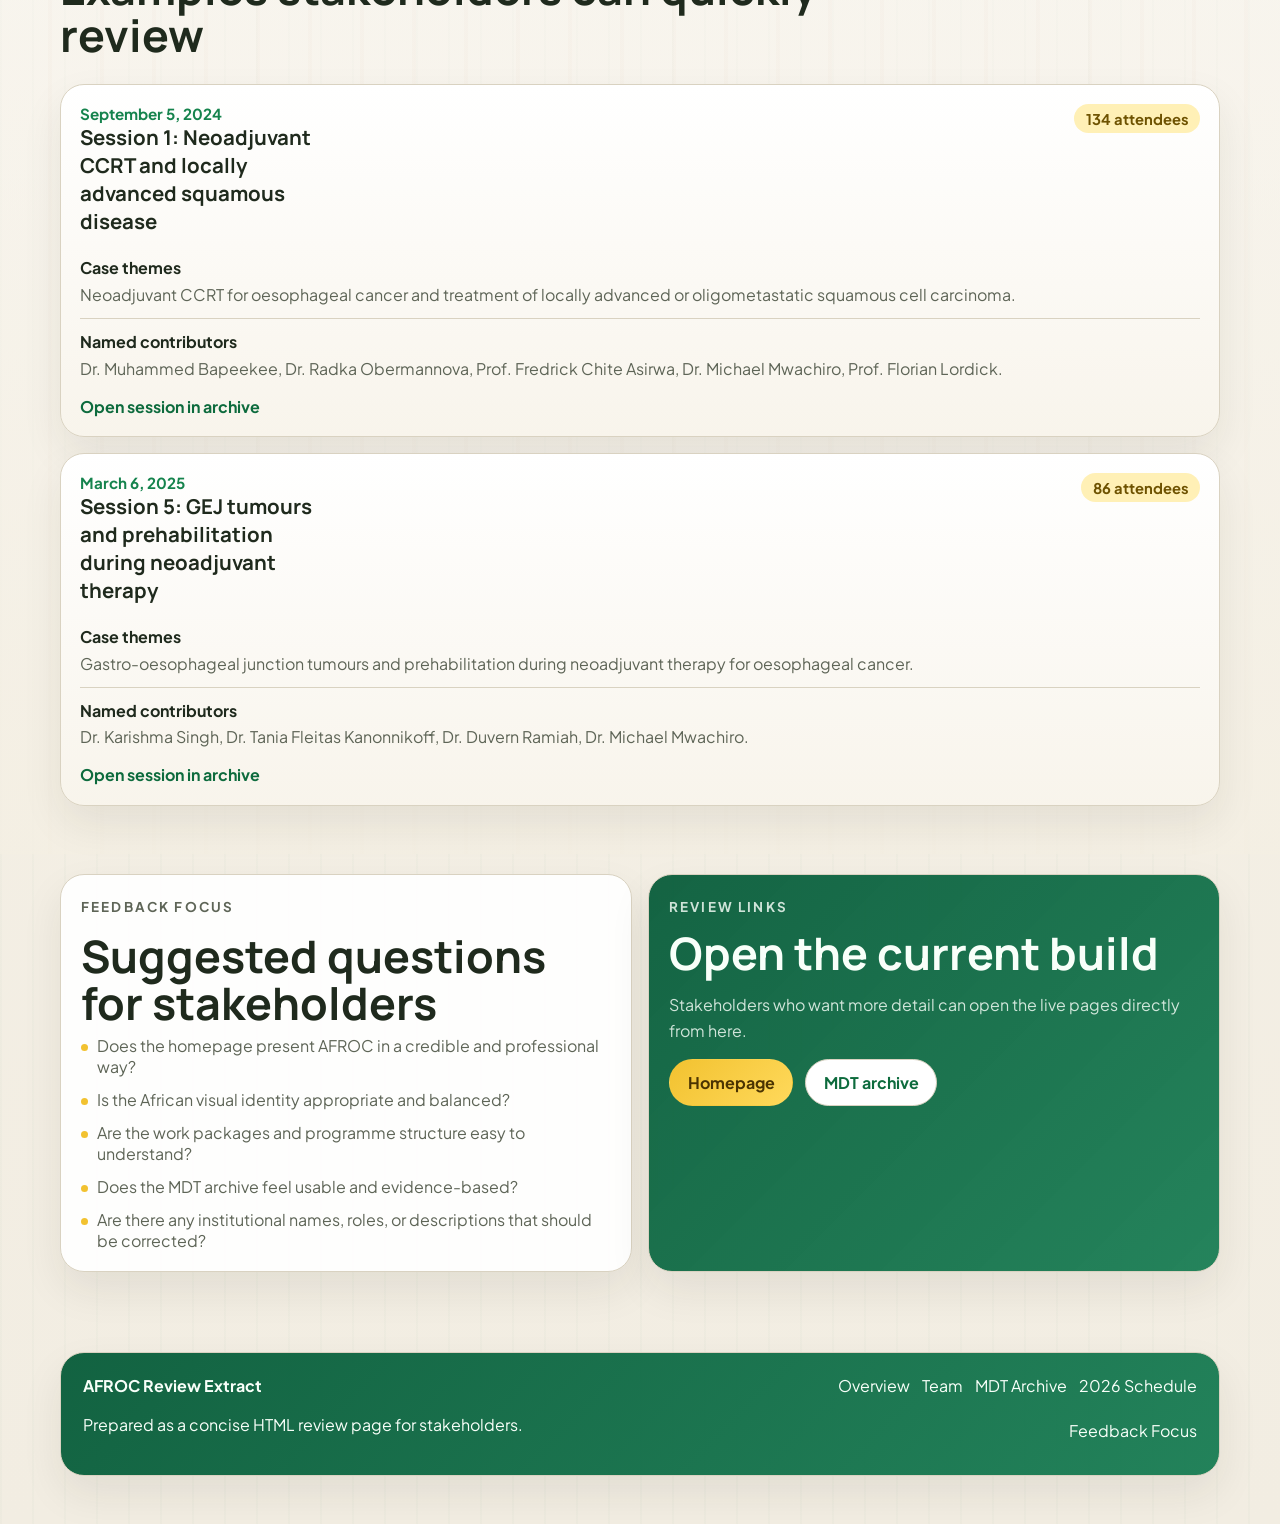
<file: stakeholder-review.html>
<!DOCTYPE html>
<html lang="en">
  <head>
    <meta charset="UTF-8" />
    <meta name="viewport" content="width=device-width, initial-scale=1.0" />
    <title>AFROC Stakeholder Review Extract</title>
    <meta
      name="description"
      content="A concise stakeholder review extract for the AFROC website redesign and MDT archive."
    />
    <link rel="preconnect" href="https://fonts.googleapis.com" />
    <link rel="preconnect" href="https://fonts.gstatic.com" crossorigin />
    <link
      href="https://fonts.googleapis.com/css2?family=Manrope:wght@400;600;700;800&family=Plus+Jakarta+Sans:wght@400;500;600;700&display=swap"
      rel="stylesheet"
    />
    <link rel="stylesheet" href="styles.css" />
  </head>
  <body>
    <header class="site-header">
      <nav class="nav container">
        <a class="brand" href="stakeholder-review.html">
          <img class="brand-logo" src="assets/afroc-logo.svg" alt="AFROC Project logo" />
          <span class="brand-copy">
            <strong>AFROC Review Extract</strong>
            <span>Stakeholder snapshot for website review</span>
          </span>
        </a>
        <div class="nav-links">
          <a href="#overview">Overview</a>
          <a href="#home">Homepage</a>
          <a href="#team">Team</a>
          <a href="#mdt">MDT Archive</a>
          <a href="#schedule">2026 Schedule</a>
          <a href="#feedback">Feedback Focus</a>
        </div>
        <div class="nav-actions">
          <a class="btn btn-primary" href="index.html">Open live homepage</a>
        </div>
      </nav>
    </header>

    <main>
      <section class="home-hero">
        <div class="hero-pattern hero-pattern-left" aria-hidden="true"></div>
        <div class="hero-pattern hero-pattern-right" aria-hidden="true"></div>
        <div class="container hero-layout">
          <div>
            <div class="hero-logo-badge">
              <img src="assets/afroc-logo.svg" alt="AFROC Project logo" />
              <span>
                <strong>AFROC Website Review</strong>
                <span>Prepared for stakeholders and partner institutions</span>
              </span>
            </div>
            <div class="hero-kicker">
              <span class="accent-dot"></span>
              Review extract | June 17, 2026
            </div>
            <h1>A clear snapshot of the redesigned AFROC website.</h1>
            <p class="lede">
              This page is a simple review extract for stakeholders. It shows the website direction,
              the key public sections, and how the MDT archive is now being presented with direct session references.
            </p>
            <div class="cta-row">
              <a class="btn btn-primary" href="index.html">Review homepage</a>
              <a class="btn btn-secondary" href="mdt-programme.html">Review MDT archive</a>
            </div>
          </div>
          <aside class="hero-stage">
            <div class="hero-stage-top">
              <span class="hero-stage-badge">One-page public site</span>
              <span class="hero-stage-badge">Dedicated MDT archive</span>
            </div>
            <div class="hero-stage-weave" aria-hidden="true">
              <span></span>
              <span></span>
              <span></span>
              <span></span>
            </div>
            <div class="hero-stage-number">02</div>
            <p class="hero-stage-label">
              The current build is focused into two main pages to reduce clutter and improve clarity.
            </p>
            <article class="story-card">
              <p class="eyebrow">What Changed</p>
              <p>The structure is cleaner, the AFROC identity is stronger, and the MDT section now centers real session references.</p>
            </article>
          </aside>
        </div>
      </section>

      <section id="overview" class="section section-alt">
        <div class="container">
          <div class="section-heading">
            <p class="eyebrow">Overview</p>
            <h2>What stakeholders are being asked to review</h2>
            <p class="section-copy">
              This extract is designed for quick review. It focuses on the visual identity, clarity of content,
              credibility of the public-facing story, and usability of the MDT archive.
            </p>
          </div>
          <div class="grid three-col">
            <article class="card">
              <h3>Homepage direction</h3>
              <p>Does the public site clearly communicate AFROC's mission, work packages, partners, events, and contact routes?</p>
            </article>
            <article class="card">
              <h3>MDT archive quality</h3>
              <p>Does the MDT page read like a proper archive with dated sessions, named contributors, and direct recording references?</p>
            </article>
            <article class="card">
              <h3>Visual identity</h3>
              <p>Does the African theme feel appropriate, credible, and aligned with AFROC's green and gold brand language?</p>
            </article>
          </div>
        </div>
      </section>

      <section id="home" class="section">
        <div class="container">
          <div class="section-heading">
            <p class="eyebrow">Homepage Snapshot</p>
            <h2>What is now visible on the public website</h2>
          </div>
          <div class="grid two-col">
            <article class="impact-panel">
              <h3>Core homepage sections</h3>
              <ul class="list-stack">
                <li><strong>About AFROC</strong><span class="list-meta">Project purpose, leadership, and collaboration model</span></li>
                <li><strong>Work packages</strong><span class="list-meta">The six-part programme structure</span></li>
                <li><strong>Resources</strong><span class="list-meta">Training references and direct routes into the archive</span></li>
                <li><strong>Events</strong><span class="list-meta">Tumour board posters and current activity highlights</span></li>
                <li><strong>Partners</strong><span class="list-meta">Institution network across Africa and international collaborators</span></li>
                <li><strong>Contact</strong><span class="list-meta">Clear routes for programme, partnership, and training enquiries</span></li>
              </ul>
            </article>
            <article class="photo-card">
              <img src="assets/afroc-group-outdoor.jpeg" alt="AFROC participants during a programme convening." />
              <div class="photo-caption">
                <strong>Human-centered public presentation</strong>
                <span class="list-meta">The homepage now uses real programme imagery, clearer structure, and stronger visual credibility.</span>
              </div>
            </article>
          </div>
        </div>
      </section>

      <section id="team" class="section section-alt">
        <div class="container">
          <div class="section-heading">
            <p class="eyebrow">Team Snapshot</p>
            <h2>Real project team imagery is now available for the build</h2>
            <p class="section-copy">
              The team imagery helps the site feel more credible, more human, and more representative of the real collaboration.
            </p>
          </div>
          <div class="team-grid">
            <article class="team-card">
              <img src="assets/team/michael-mwachiro.jpg" alt="Portrait of Dr. Michael Mwachiro." />
              <div class="team-card-copy">
                <strong>Dr. Michael Mwachiro</strong>
                <span class="list-meta">AFROC co-lead</span>
              </div>
            </article>
            <article class="team-card">
              <img src="assets/team/florian-lordick.jpg" alt="Portrait of Prof. Florian Lordick." />
              <div class="team-card-copy">
                <strong>Prof. Florian Lordick</strong>
                <span class="list-meta">AFROC co-lead</span>
              </div>
            </article>
            <article class="team-card">
              <img src="assets/team/idah-kinya.jpg" alt="Portrait of Idah Kinya." />
              <div class="team-card-copy">
                <strong>Idah Kinya</strong>
                <span class="list-meta">Project management</span>
              </div>
            </article>
            <article class="team-card">
              <img src="assets/team/anne-heerklotz.jpg" alt="Portrait of Anne Heerklotz." />
              <div class="team-card-copy">
                <strong>Anne Heerklotz</strong>
                <span class="list-meta">Programme coordination</span>
              </div>
            </article>
          </div>
        </div>
      </section>

      <section class="section section-alt">
        <div class="container">
          <div class="grid four-col">
            <article class="stat-card">
              <strong>2 pages</strong>
              <p>The site has been simplified to a focused public homepage and one MDT archive page.</p>
            </article>
            <article class="stat-card">
              <strong>6 work packages</strong>
              <p>The programme structure is now easier to scan and understand.</p>
            </article>
            <article class="stat-card">
              <strong>8 MDT sessions</strong>
              <p>The archive includes real dated session entries with case themes and participant references.</p>
            </article>
            <article class="stat-card">
              <strong>1 visual system</strong>
              <p>Typography, color, cards, and spacing now follow one consistent design language.</p>
            </article>
          </div>
        </div>
      </section>

      <section id="mdt" class="section">
        <div class="container">
          <div class="section-heading">
            <p class="eyebrow">MDT Archive Snapshot</p>
            <h2>The archive now reads as a reference library instead of a loose summary</h2>
            <p class="section-copy">
              The MDT page has been reframed around real sessions, dates, specialty filters, named speakers,
              and direct recording references where available.
            </p>
          </div>
          <div class="grid two-col">
            <article class="card reference-card">
              <h3>Archive strengths</h3>
              <ul class="reference-list">
                <li><span>Session-by-session archive with dates and attendance where available</span></li>
                <li><span>Named presenters, moderators, and panelists</span></li>
                <li><span>Direct recording reference links for multiple sessions</span></li>
                <li><span>Search and filter tools by theme, specialty, and session period</span></li>
              </ul>
            </article>
            <article class="poster-card">
              <img src="assets/afroc-vtb-april-2025.jpeg" alt="Poster for AFROC and ICI monthly multidisciplinary tumour board." />
              <div class="photo-caption">
                <strong>Poster-supported archive narrative</strong>
                <span class="list-meta">The archive is supported by real VTB materials and session content rather than generic summary text.</span>
              </div>
            </article>
          </div>
        </div>
      </section>

      <section id="schedule" class="section">
        <div class="container">
          <div class="section-heading">
            <p class="eyebrow">2026 Schedule Snapshot</p>
            <h2>The review build can now reflect the next VTB cycle</h2>
            <p class="section-copy">
              The 2026 tracker confirms a full programme rhythm from March to December 2026, with some sessions already tied to named speakers and moderators.
            </p>
          </div>
          <div class="schedule-grid">
            <article class="schedule-card schedule-card-featured">
              <div class="schedule-date">05 March 2026</div>
              <h3>Oesophageal cancer and concurrent chemo-radiotherapy</h3>
              <p class="list-meta">Includes Gayathri Raveendran and Laura Predel, with 92 attendees recorded in the schedule sheet.</p>
            </article>
            <article class="schedule-card">
              <div class="schedule-date">09 April 2026</div>
              <h3>Oligometastatic gastric adenocarcinoma</h3>
              <p class="list-meta">Named contributors include Marina Planelles, Leanne Prodehl, Maria Alsina, Uzayr Khan, and Florian Lordick.</p>
            </article>
            <article class="schedule-card">
              <div class="schedule-date">07 May 2026</div>
              <h3>Pathology-focused VTB session</h3>
              <p class="list-meta">Kimondo Mutambuki and Bianca Grosser appear in the working line-up.</p>
            </article>
            <article class="schedule-card">
              <div class="schedule-date">04 June 2026</div>
              <h3>Surgical track session</h3>
              <p class="list-meta">Maria Wobith is currently listed in the June surgical track session.</p>
            </article>
          </div>
        </div>
      </section>

      <section class="section section-alt">
        <div class="container">
          <div class="section-heading">
            <p class="eyebrow">Representative Sessions</p>
            <h2>Examples stakeholders can quickly review</h2>
          </div>
          <div class="session-library">
            <article class="session-card">
              <div class="session-head">
                <div>
                  <div class="session-date">September 5, 2024</div>
                  <h3>Session 1: Neoadjuvant CCRT and locally advanced squamous disease</h3>
                </div>
                <span class="tag">134 attendees</span>
              </div>
              <ul class="session-list">
                <li>
                  <strong>Case themes</strong>
                  <div class="list-meta">Neoadjuvant CCRT for oesophageal cancer and treatment of locally advanced or oligometastatic squamous cell carcinoma.</div>
                </li>
                <li>
                  <strong>Named contributors</strong>
                  <div class="list-meta">Dr. Muhammed Bapeekee, Dr. Radka Obermannova, Prof. Fredrick Chite Asirwa, Dr. Michael Mwachiro, Prof. Florian Lordick.</div>
                </li>
              </ul>
              <a class="session-link" href="mdt-programme.html#session-2024-09">Open session in archive</a>
            </article>

            <article class="session-card">
              <div class="session-head">
                <div>
                  <div class="session-date">March 6, 2025</div>
                  <h3>Session 5: GEJ tumours and prehabilitation during neoadjuvant therapy</h3>
                </div>
                <span class="tag">86 attendees</span>
              </div>
              <ul class="session-list">
                <li>
                  <strong>Case themes</strong>
                  <div class="list-meta">Gastro-oesophageal junction tumours and prehabilitation during neoadjuvant therapy for oesophageal cancer.</div>
                </li>
                <li>
                  <strong>Named contributors</strong>
                  <div class="list-meta">Dr. Karishma Singh, Dr. Tania Fleitas Kanonnikoff, Dr. Duvern Ramiah, Dr. Michael Mwachiro.</div>
                </li>
              </ul>
              <a class="session-link" href="mdt-programme.html#session-2025-03">Open session in archive</a>
            </article>
          </div>
        </div>
      </section>

      <section id="feedback" class="section">
        <div class="container grid two-col">
          <article class="card">
            <p class="eyebrow">Feedback Focus</p>
            <h2>Suggested questions for stakeholders</h2>
            <ul class="check-list">
              <li>Does the homepage present AFROC in a credible and professional way?</li>
              <li>Is the African visual identity appropriate and balanced?</li>
              <li>Are the work packages and programme structure easy to understand?</li>
              <li>Does the MDT archive feel usable and evidence-based?</li>
              <li>Are there any institutional names, roles, or descriptions that should be corrected?</li>
            </ul>
          </article>
          <article class="cta-banner">
            <p class="eyebrow">Review Links</p>
            <h2>Open the current build</h2>
            <p class="section-copy">
              Stakeholders who want more detail can open the live pages directly from here.
            </p>
            <div class="cta-row">
              <a class="btn btn-primary" href="index.html">Homepage</a>
              <a class="btn btn-secondary" href="mdt-programme.html">MDT archive</a>
            </div>
          </article>
        </div>
      </section>
    </main>

    <footer class="footer">
      <div class="container footer-shell">
        <div>
          <strong>AFROC Review Extract</strong>
          <p>Prepared as a concise HTML review page for stakeholders.</p>
        </div>
        <div class="footer-links">
          <a href="#overview">Overview</a>
          <a href="#team">Team</a>
          <a href="#mdt">MDT Archive</a>
          <a href="#schedule">2026 Schedule</a>
          <a href="#feedback">Feedback Focus</a>
        </div>
      </div>
    </footer>
  </body>
</html>
</file>
<file: styles.css>
:root {
  --bg: #f8f4eb;
  --surface: #ffffff;
  --surface-alt: #f4efe3;
  --text: #1f2a1d;
  --muted: #5e6557;
  --border: #d9d2c1;
  --brand: #0d6b3d;
  --brand-strong: #15834d;
  --brand-deep: #083b24;
  --accent: #f2c230;
  --accent-strong: #d5961d;
  --accent-soft: #fff0b6;
  --earth: #a65a2a;
  --earth-soft: #ead2ba;
  --charcoal: #20241e;
  --shadow: 0 18px 42px rgba(32, 36, 30, 0.08);
  --hero-wash: linear-gradient(135deg, rgba(9, 86, 50, 0.95), rgba(18, 127, 72, 0.9));
}

* {
  box-sizing: border-box;
}

html {
  scroll-behavior: smooth;
}

body {
  margin: 0;
  font-family: "Plus Jakarta Sans", sans-serif;
  color: var(--text);
  background:
    radial-gradient(circle at top right, rgba(242, 194, 48, 0.16), transparent 18rem),
    radial-gradient(circle at left 20%, rgba(166, 90, 42, 0.08), transparent 20rem),
    repeating-linear-gradient(
      90deg,
      rgba(13, 107, 61, 0.018) 0,
      rgba(13, 107, 61, 0.018) 2px,
      transparent 2px,
      transparent 32px
    ),
    linear-gradient(180deg, #fdfaf2 0%, var(--bg) 45%, #f2ede2 100%);
}

a {
  color: inherit;
  text-decoration: none;
}

img {
  display: block;
  max-width: 100%;
}

.container {
  width: min(1160px, calc(100vw - 2rem));
  margin: 0 auto;
}

.site-header {
  position: sticky;
  top: 0;
  z-index: 10;
  background: rgba(248, 244, 235, 0.94);
  backdrop-filter: blur(12px);
  border-bottom: 1px solid rgba(13, 107, 61, 0.08);
}

.nav {
  display: flex;
  justify-content: space-between;
  align-items: center;
  gap: 1rem;
  padding: 0.9rem 0;
}

.nav-toggle {
  display: none;
  min-height: 2.7rem;
  padding: 0.55rem 0.9rem;
  border: 1px solid var(--border);
  border-radius: 999px;
  background: var(--surface);
  color: var(--brand);
  font: inherit;
  font-weight: 700;
}

.brand {
  display: inline-flex;
  align-items: center;
  gap: 0.8rem;
  font-weight: 700;
}

.brand-mark,
.brand-logo {
  width: 3rem;
  height: 3rem;
  flex: 0 0 3rem;
}

.brand-logo {
  display: block;
  border-radius: 50%;
  box-shadow: 0 10px 24px rgba(11, 94, 60, 0.16);
}

.brand-copy strong,
.brand-copy span {
  display: block;
  line-height: 1.05;
}

.brand-copy span {
  color: var(--muted);
  font-size: 0.92rem;
  font-weight: 500;
}

.nav-links,
.nav-actions,
.cta-row,
.chip-row,
.footer-links {
  display: flex;
  flex-wrap: wrap;
  gap: 0.75rem;
}

.nav-links a,
.nav-actions a {
  color: var(--muted);
  font-weight: 600;
}

.nav-links a[aria-current="page"] {
  color: var(--brand);
}

.nav-links a.is-active {
  color: var(--brand);
}

.nav-links a:hover,
.nav-actions a:hover,
.nav-links a:focus-visible,
.nav-actions a:focus-visible {
  color: var(--brand);
}

.nav-links a {
  position: relative;
}

.nav-links a::after {
  content: "";
  position: absolute;
  left: 0;
  right: 0;
  bottom: -0.3rem;
  height: 2px;
  background: var(--accent);
  transform: scaleX(0);
  transform-origin: center;
  transition: transform 140ms ease;
}

.nav-links a:hover::after,
.nav-links a:focus-visible::after,
.nav-links a[aria-current="page"]::after,
.nav-links a.is-active::after {
  transform: scaleX(1);
}

.home-hero,
.page-hero {
  padding: 4.5rem 0 3rem;
}

.home-hero {
  position: relative;
  overflow: hidden;
}

.home-hero::before {
  content: "";
  position: absolute;
  top: 2rem;
  right: -7rem;
  width: 24rem;
  height: 24rem;
  border-radius: 50%;
  background: radial-gradient(circle, rgba(242, 194, 48, 0.24), transparent 64%);
  pointer-events: none;
}

.home-hero::after {
  content: "";
  position: absolute;
  inset: auto 0 0 0;
  height: 1.25rem;
  background:
    linear-gradient(90deg, var(--brand) 0 20%, var(--accent) 20% 40%, var(--earth) 40% 60%, var(--brand-strong) 60% 80%, var(--charcoal) 80% 100%);
  opacity: 0.95;
}

.hero-pattern {
  position: absolute;
  pointer-events: none;
  opacity: 0.2;
}

.hero-pattern::before {
  content: "";
  display: block;
  width: 100%;
  height: 100%;
  background:
    repeating-linear-gradient(
      135deg,
      rgba(255, 255, 255, 0.6) 0,
      rgba(255, 255, 255, 0.6) 10px,
      transparent 10px,
      transparent 22px
    ),
    repeating-linear-gradient(
      45deg,
      rgba(242, 194, 48, 0.5) 0,
      rgba(242, 194, 48, 0.5) 8px,
      transparent 8px,
      transparent 20px
    );
}

.hero-pattern-left {
  left: -3rem;
  bottom: 2rem;
  width: 12rem;
  height: 12rem;
}

.hero-pattern-right {
  right: 8%;
  top: 3rem;
  width: 10rem;
  height: 10rem;
}

.hero-layout {
  display: grid;
  grid-template-columns: minmax(0, 1.2fr) minmax(280px, 0.8fr);
  gap: 1.25rem;
  align-items: center;
}

.eyebrow {
  display: inline-flex;
  align-items: center;
  gap: 0.4rem;
  margin: 0 0 0.9rem;
  color: var(--brand-strong);
  font-size: 0.84rem;
  text-transform: uppercase;
  letter-spacing: 0.16em;
  font-weight: 700;
}

h1,
h2,
h3 {
  margin-top: 0;
  font-family: "Manrope", sans-serif;
}

h1 {
  font-size: clamp(2.6rem, 6vw, 4.9rem);
  line-height: 0.98;
  letter-spacing: -0.03em;
  margin-bottom: 1rem;
  max-width: 13ch;
}

h2 {
  font-size: clamp(1.8rem, 4vw, 2.8rem);
  line-height: 1.05;
  margin-bottom: 0.6rem;
}

h3 {
  font-size: 1.28rem;
  margin-bottom: 0.5rem;
}

.lede,
.section-copy,
.card p,
.footer p,
.list-meta {
  color: var(--muted);
  line-height: 1.6;
}

.btn {
  display: inline-flex;
  align-items: center;
  justify-content: center;
  min-height: 2.9rem;
  padding: 0.7rem 1.1rem;
  border-radius: 999px;
  border: 1px solid transparent;
  font-weight: 700;
  transition: transform 140ms ease, box-shadow 140ms ease;
}

.btn:hover,
.btn:focus-visible {
  transform: translateY(-1px);
  box-shadow: 0 8px 22px rgba(11, 94, 60, 0.12);
}

.btn-primary {
  background: linear-gradient(135deg, var(--accent), #ffd95b);
  color: #4b3402;
}

.btn-secondary {
  background: var(--surface);
  border-color: var(--border);
  color: var(--brand);
}

.btn-ghost {
  background: transparent;
  border-color: rgba(11, 94, 60, 0.18);
  color: var(--brand);
}

.hero-card,
.card,
.stat-card,
.cta-banner,
.footer-shell {
  background: rgba(255, 255, 255, 0.92);
  border: 1px solid var(--border);
  border-radius: 1.5rem;
  box-shadow: var(--shadow);
}

.hero-card,
.card,
.stat-card,
.cta-banner {
  padding: 1.25rem;
}

.hero-card {
  display: grid;
  gap: 0.85rem;
}

.card,
.stat-card,
.work-package-card,
.session-card,
.audience-card,
.impact-panel {
  transition: transform 160ms ease, box-shadow 160ms ease, border-color 160ms ease;
}

.card:hover,
.stat-card:hover,
.work-package-card:hover,
.session-card:hover,
.audience-card:hover,
.impact-panel:hover {
  transform: translateY(-2px);
  box-shadow: 0 20px 44px rgba(11, 94, 60, 0.12);
  border-color: rgba(19, 122, 80, 0.22);
}

.mini-stat,
.status-block,
.alert {
  padding: 1rem;
  border-radius: 1rem;
}

.mini-stat,
.status-block {
  background: var(--surface-alt);
  border: 1px solid rgba(11, 94, 60, 0.08);
}

.alert {
  background: #fff8e1;
  border: 1px solid rgba(255, 193, 7, 0.32);
  color: #6e5200;
}

.mini-stat strong,
.status-block strong,
.stat-card strong,
.list-stack strong {
  display: block;
}

.grid {
  display: grid;
  gap: 1rem;
}

.two-col {
  grid-template-columns: repeat(2, minmax(0, 1fr));
}

.three-col {
  grid-template-columns: repeat(3, minmax(0, 1fr));
}

.four-col {
  grid-template-columns: repeat(4, minmax(0, 1fr));
}

.section {
  padding: 1.25rem 0 3rem;
  scroll-margin-top: 6rem;
}

.theme-ribbon {
  padding: 0 0 2.2rem;
}

.theme-ribbon-track {
  display: grid;
  grid-template-columns: repeat(8, minmax(0, 1fr));
  gap: 0.35rem;
  padding: 0.55rem;
  border-radius: 1.2rem;
  background: rgba(32, 36, 30, 0.94);
  box-shadow: var(--shadow);
}

.theme-ribbon-track span {
  display: grid;
  place-items: center;
  min-height: 2.9rem;
  border-radius: 0.9rem;
  font-size: 0.88rem;
  font-weight: 800;
  color: #fdfcf7;
  text-transform: uppercase;
  letter-spacing: 0.08em;
}

.theme-ribbon-track span:nth-child(odd) {
  background:
    linear-gradient(135deg, rgba(13, 107, 61, 0.96), rgba(18, 127, 72, 0.9)),
    repeating-linear-gradient(45deg, rgba(255, 255, 255, 0.08) 0, rgba(255, 255, 255, 0.08) 6px, transparent 6px, transparent 14px);
}

.theme-ribbon-track span:nth-child(even) {
  background:
    linear-gradient(135deg, rgba(166, 90, 42, 0.98), rgba(214, 150, 29, 0.95)),
    repeating-linear-gradient(135deg, rgba(255, 255, 255, 0.08) 0, rgba(255, 255, 255, 0.08) 6px, transparent 6px, transparent 14px);
}

.section-alt {
  position: relative;
}

.section-alt::before {
  content: "";
  position: absolute;
  inset: 0;
  background:
    linear-gradient(180deg, rgba(255, 255, 255, 0.34), rgba(244, 239, 227, 0.82)),
    repeating-linear-gradient(
      90deg,
      transparent 0,
      transparent 48px,
      rgba(166, 90, 42, 0.03) 48px,
      rgba(166, 90, 42, 0.03) 52px
    );
  pointer-events: none;
}

.section-alt .container {
  position: relative;
}

.section-heading {
  max-width: 48rem;
  margin-bottom: 1.6rem;
}

.split-heading {
  max-width: 38rem;
  margin-bottom: 0.65rem;
}

.team-intro {
  display: grid;
  grid-template-columns: minmax(0, 1.15fr) minmax(300px, 0.85fr);
  gap: 1rem;
  align-items: end;
  margin-bottom: 1.35rem;
}

.team-heading {
  margin-bottom: 0;
}

.team-summary-card {
  padding: 1.15rem;
  border-radius: 1.5rem;
  border: 1px solid var(--border);
  box-shadow: var(--shadow);
  background:
    linear-gradient(180deg, rgba(255, 255, 255, 0.98), rgba(248, 244, 235, 0.98)),
    repeating-linear-gradient(
      135deg,
      rgba(13, 107, 61, 0.03) 0,
      rgba(13, 107, 61, 0.03) 8px,
      transparent 8px,
      transparent 18px
    );
}

.team-summary-card h3 {
  margin-bottom: 0.9rem;
}

.team-summary-card .list-stack {
  gap: 0.65rem;
}

.team-summary-card .list-stack li {
  padding-bottom: 0.65rem;
}

.stat-card strong {
  color: var(--brand);
  font-size: 2rem;
  margin-bottom: 0.2rem;
}

.chip,
.pill,
.tag {
  display: inline-flex;
  align-items: center;
  gap: 0.35rem;
  padding: 0.35rem 0.7rem;
  border-radius: 999px;
  font-size: 0.92rem;
  font-weight: 700;
}

.chip,
.pill {
  color: var(--brand);
  background: rgba(19, 122, 80, 0.1);
  border: 1px solid rgba(19, 122, 80, 0.12);
}

.tag {
  color: #6e5200;
  background: var(--accent-soft);
}

.hero-kicker {
  display: inline-flex;
  align-items: center;
  gap: 0.5rem;
  margin-bottom: 1rem;
  padding: 0.45rem 0.78rem;
  border-radius: 999px;
  background: rgba(242, 194, 48, 0.18);
  color: var(--brand-deep);
  font-weight: 700;
}

.hero-logo-badge {
  display: inline-flex;
  align-items: center;
  gap: 0.8rem;
  margin-bottom: 1rem;
  padding: 0.55rem 0.8rem;
  border-radius: 999px;
  background: rgba(255, 255, 255, 0.78);
  border: 1px solid rgba(13, 107, 61, 0.1);
  box-shadow: var(--shadow);
}

.hero-logo-badge img {
  width: 2.8rem;
  height: 2.8rem;
  border-radius: 50%;
}

.hero-logo-badge strong,
.hero-logo-badge span {
  display: block;
}

.hero-logo-badge span {
  color: var(--muted);
  font-size: 0.92rem;
}

.accent-dot {
  width: 0.55rem;
  height: 0.55rem;
  border-radius: 50%;
  background: var(--accent);
}

.list-stack {
  list-style: none;
  margin: 0;
  padding: 0;
  display: grid;
  gap: 0.75rem;
}

.list-stack li {
  padding-bottom: 0.75rem;
  border-bottom: 1px solid var(--border);
}

.list-stack li:last-child {
  padding-bottom: 0;
  border-bottom: none;
}

.reference-card {
  position: relative;
  overflow: hidden;
}

.reference-card::after {
  content: "";
  position: absolute;
  right: -1.5rem;
  top: -1.5rem;
  width: 7rem;
  height: 7rem;
  border-radius: 50%;
  background: radial-gradient(circle, rgba(242, 194, 48, 0.2), transparent 66%);
}

.reference-list {
  list-style: none;
  margin: 1rem 0 0;
  padding: 0;
  display: grid;
  gap: 0.75rem;
}

.reference-list li {
  padding: 0.9rem 1rem;
  border-radius: 1rem;
  background: var(--surface-alt);
  border: 1px solid rgba(11, 94, 60, 0.08);
}

.reference-list a {
  color: var(--brand);
  font-weight: 700;
}

.resource-layout {
  display: grid;
  grid-template-columns: minmax(0, 1.15fr) minmax(320px, 0.85fr);
  gap: 1rem;
}

.resource-action-card {
  display: grid;
  gap: 1rem;
  align-content: start;
}

.resource-group-stack,
.resource-category-stack {
  display: grid;
  gap: 1rem;
}

.resource-group,
.resource-category {
  display: grid;
  gap: 0.9rem;
}

.resource-group-heading,
.resource-category-header {
  display: grid;
  gap: 0.5rem;
}

.resource-group-heading strong,
.resource-category-header h3 {
  margin: 0;
}

.resource-meta-list {
  display: flex;
  flex-wrap: wrap;
  gap: 0.65rem;
}

.resource-meta-list span {
  display: inline-flex;
  align-items: center;
  min-height: 2rem;
  padding: 0.32rem 0.72rem;
  border-radius: 999px;
  background: rgba(19, 122, 80, 0.08);
  border: 1px solid rgba(19, 122, 80, 0.12);
  color: var(--brand);
  font-size: 0.92rem;
  font-weight: 700;
}

.institution-logo-grid {
  display: grid;
  grid-template-columns: repeat(4, minmax(0, 1fr));
  gap: 1rem;
}

.institution-logo-card {
  padding: 1.1rem;
  border-radius: 1.4rem;
  border: 1px solid var(--border);
  box-shadow: var(--shadow);
  background: linear-gradient(180deg, rgba(255, 255, 255, 0.98), rgba(248, 244, 235, 0.98));
  display: grid;
  gap: 0.5rem;
  justify-items: start;
}

.institution-logo-card-text {
  justify-items: start;
}

.institution-badge {
  width: 4.2rem;
  height: 4.2rem;
  border-radius: 1.2rem;
  display: grid;
  place-items: center;
  background:
    linear-gradient(135deg, var(--brand), var(--brand-strong)),
    repeating-linear-gradient(
      45deg,
      rgba(255, 255, 255, 0.12) 0,
      rgba(255, 255, 255, 0.12) 6px,
      transparent 6px,
      transparent 12px
    );
  color: #ffffff;
  font-weight: 800;
  font-size: 1rem;
  letter-spacing: 0.04em;
  text-align: center;
  padding: 0.35rem;
  box-shadow: 0 14px 26px rgba(11, 94, 60, 0.14);
}

.cta-banner {
  background: linear-gradient(135deg, rgba(11, 94, 60, 0.96), rgba(19, 122, 80, 0.92));
  color: #f8fff9;
}

.cta-banner p,
.cta-banner .section-copy,
.cta-banner .list-meta {
  color: rgba(248, 255, 249, 0.82);
}

.info-grid {
  display: grid;
  grid-template-columns: repeat(2, minmax(0, 1fr));
  gap: 1rem;
}

.check-list {
  list-style: none;
  margin: 0;
  padding: 0;
  display: grid;
  gap: 0.75rem;
}

.check-list li {
  padding-left: 1rem;
  position: relative;
  color: var(--muted);
}

.check-list li::before {
  content: "";
  position: absolute;
  left: 0;
  top: 0.55rem;
  width: 0.45rem;
  height: 0.45rem;
  border-radius: 999px;
  background: var(--accent);
}

.hero-stage {
  position: relative;
  min-height: 28rem;
  padding: 1.1rem;
  border-radius: 2rem;
  background: var(--hero-wash);
  box-shadow: 0 24px 60px rgba(11, 94, 60, 0.18);
  color: #f7fff8;
  overflow: hidden;
}

.hero-stage::after {
  content: "";
  position: absolute;
  right: -4rem;
  bottom: -4rem;
  width: 14rem;
  height: 14rem;
  border-radius: 50%;
  background: radial-gradient(circle, rgba(242, 194, 48, 0.36), transparent 62%);
}

.hero-stage::before {
  content: "";
  position: absolute;
  inset: 0;
  background:
    linear-gradient(140deg, transparent 0%, rgba(255, 255, 255, 0.06) 45%, transparent 100%),
    radial-gradient(circle at 20% 25%, rgba(255, 255, 255, 0.08), transparent 18%);
  pointer-events: none;
}

.hero-stage-weave {
  position: absolute;
  top: 5.7rem;
  right: 1.1rem;
  display: grid;
  grid-template-columns: repeat(2, 1fr);
  gap: 0.5rem;
  width: 5.2rem;
}

.hero-stage-weave span {
  display: block;
  height: 1.1rem;
  border-radius: 999px;
  background: rgba(255, 255, 255, 0.18);
  border: 1px solid rgba(255, 255, 255, 0.16);
}

.hero-stage-top {
  display: flex;
  justify-content: space-between;
  gap: 1rem;
}

.hero-stage-badge {
  padding: 0.42rem 0.72rem;
  border-radius: 999px;
  background: rgba(255, 255, 255, 0.14);
  border: 1px solid rgba(255, 255, 255, 0.16);
  font-size: 0.92rem;
  font-weight: 700;
}

.hero-stage-number {
  margin-top: 4rem;
  font-size: clamp(4rem, 12vw, 8rem);
  font-weight: 800;
  line-height: 0.88;
  letter-spacing: -0.05em;
}

.hero-stage-label {
  max-width: 18rem;
  color: rgba(247, 255, 248, 0.82);
}

.story-card {
  background:
    linear-gradient(160deg, rgba(11, 94, 60, 0.96), rgba(8, 69, 44, 0.98)),
    repeating-linear-gradient(
      135deg,
      rgba(255, 255, 255, 0.08) 0,
      rgba(255, 255, 255, 0.08) 10px,
      transparent 10px,
      transparent 20px
    );
  color: #f7fff8;
}

.story-card p,
.story-card .list-meta,
.story-card blockquote {
  color: rgba(247, 255, 248, 0.84);
}

.story-card blockquote {
  margin: 0;
  font-size: 1.15rem;
  line-height: 1.55;
}

.story-card .eyebrow {
  color: rgba(255, 255, 255, 0.78);
}

.hero-stage .story-card {
  position: absolute;
  right: 1.1rem;
  bottom: 1.1rem;
  max-width: 17rem;
  background: rgba(255, 255, 255, 0.14);
  border: 1px solid rgba(255, 255, 255, 0.16);
  backdrop-filter: blur(10px);
}

.audience-card {
  padding: 1.25rem;
  border-radius: 1.5rem;
  border: 1px solid var(--border);
  box-shadow: var(--shadow);
  position: relative;
  overflow: hidden;
  background: linear-gradient(180deg, rgba(255, 255, 255, 0.96), rgba(242, 248, 244, 0.96));
}

.audience-card::after {
  content: "";
  position: absolute;
  right: -1rem;
  bottom: -1rem;
  width: 5rem;
  height: 5rem;
  border-radius: 50%;
  background: radial-gradient(circle, rgba(242, 194, 48, 0.22), transparent 65%);
}

.impact-grid {
  display: grid;
  grid-template-columns: 1.1fr 0.9fr;
  gap: 1rem;
}

.impact-panel {
  padding: 1.25rem;
  border-radius: 1.5rem;
  border: 1px solid var(--border);
  box-shadow: var(--shadow);
  background: linear-gradient(180deg, rgba(255, 255, 255, 0.97), rgba(248, 244, 235, 0.97));
}

.impact-numbers {
  display: grid;
  grid-template-columns: repeat(2, minmax(0, 1fr));
  gap: 0.9rem;
  margin-top: 1rem;
}

.impact-numbers strong {
  display: block;
  color: var(--brand);
  font-size: 2rem;
}

.section-band {
  padding: 1rem 0 3rem;
}

.section-band .container {
  padding: 1.2rem;
  border-radius: 2rem;
  border: 1px solid rgba(13, 107, 61, 0.08);
  background:
    linear-gradient(180deg, rgba(255, 255, 255, 0.74), rgba(248, 244, 235, 0.96)),
    repeating-linear-gradient(
      90deg,
      transparent 0,
      transparent 36px,
      rgba(13, 107, 61, 0.025) 36px,
      rgba(13, 107, 61, 0.025) 38px
    );
}

.team-split {
  display: grid;
  gap: 1.5rem;
}

.team-split > div {
  display: grid;
  gap: 1rem;
}

.gallery-layout {
  display: grid;
  grid-template-columns: repeat(3, minmax(0, 1fr));
  gap: 1rem;
  align-items: start;
}

.gallery-card {
  overflow: hidden;
  border-radius: 1.4rem;
  border: 1px solid rgba(11, 94, 60, 0.08);
  background: rgba(255, 255, 255, 0.94);
  box-shadow: var(--shadow);
  display: grid;
  min-height: 100%;
}

.gallery-card img {
  width: 100%;
  aspect-ratio: 4 / 3.2;
  object-fit: cover;
  display: block;
  transition: transform 180ms ease;
}

.gallery-card:hover img {
  transform: scale(1.02);
}

.gallery-card-image-only {
  background: transparent;
  border: none;
  box-shadow: none;
}

.feature-photo {
  min-height: 100%;
  overflow: hidden;
  border-radius: 1.6rem;
  border: 1px solid rgba(11, 94, 60, 0.08);
  box-shadow: var(--shadow);
  background: #d9e7dd;
}

.feature-photo img {
  width: 100%;
  height: 100%;
  object-fit: cover;
}

.photo-grid {
  display: grid;
  grid-template-columns: repeat(2, minmax(0, 1fr));
  gap: 1rem;
}

.photo-card {
  overflow: hidden;
  border-radius: 1.4rem;
  border: 1px solid rgba(11, 94, 60, 0.08);
  background: rgba(255, 255, 255, 0.94);
  box-shadow: var(--shadow);
}

.photo-card img {
  width: 100%;
  height: 14rem;
  object-fit: cover;
}

.photo-caption {
  padding: 0.95rem 1rem 1rem;
  display: grid;
  align-content: start;
  gap: 0.2rem;
}

.photo-caption strong {
  display: block;
  margin-bottom: 0.2rem;
}

.work-package-grid {
  display: grid;
  grid-template-columns: repeat(2, minmax(0, 1fr));
  gap: 1rem;
}

.team-grid {
  display: grid;
  grid-template-columns: repeat(5, minmax(0, 1fr));
  gap: 1rem;
}

.team-grid-leadership {
  grid-template-columns: repeat(12, minmax(0, 1fr));
  align-items: start;
}

.team-card {
  overflow: hidden;
  border-radius: 1.5rem;
  border: 1px solid var(--border);
  box-shadow: var(--shadow);
  background: linear-gradient(180deg, rgba(255, 255, 255, 0.98), rgba(248, 244, 235, 0.98));
  transition: transform 160ms ease, box-shadow 160ms ease, border-color 160ms ease;
  display: grid;
  min-height: 100%;
}

.team-card-featured {
  position: relative;
  grid-column: span 6;
  grid-template-columns: minmax(180px, 220px) minmax(0, 1fr);
  align-items: stretch;
}

.team-card-featured::before {
  content: "";
  position: absolute;
  inset: 0 auto auto 0;
  width: 100%;
  height: 0.45rem;
  background: linear-gradient(90deg, var(--accent), var(--earth), var(--brand));
  z-index: 1;
}

.team-card:hover,
.team-card:focus-within {
  transform: translateY(-2px);
  box-shadow: 0 20px 44px rgba(32, 36, 30, 0.12);
  border-color: rgba(19, 122, 80, 0.22);
}

.team-grid-leadership .team-card:not(.team-card-featured) {
  grid-column: span 6;
  grid-template-columns: 116px minmax(0, 1fr);
  align-items: stretch;
}

.team-grid:not(.team-grid-leadership) .team-card {
  grid-column: span 1;
}

.team-grid-faculty {
  align-items: start;
  padding: 1rem;
  border-radius: 1.5rem;
  background: rgba(255, 255, 255, 0.48);
  border: 1px solid rgba(13, 107, 61, 0.08);
}

.team-card img {
  width: 100%;
  aspect-ratio: 4 / 4.2;
  object-fit: cover;
  object-position: center top;
}

.team-card-featured img {
  height: 100%;
  min-height: 0;
  aspect-ratio: auto;
  max-height: 15.5rem;
}

.team-grid-leadership .team-card:not(.team-card-featured) img {
  height: 100%;
  min-height: 0;
  aspect-ratio: auto;
  max-height: 10.5rem;
}

.team-grid:not(.team-grid-leadership) .team-card img {
  aspect-ratio: 1 / 1;
  height: auto;
}

.team-card-copy {
  padding: 1rem 1rem 1.1rem;
  display: grid;
  align-content: start;
}

.team-meta-row {
  display: flex;
  flex-wrap: wrap;
  gap: 0.45rem;
  margin-bottom: 0.75rem;
}

.team-country,
.team-role {
  display: inline-flex;
  align-items: center;
  min-height: 1.8rem;
  padding: 0.25rem 0.6rem;
  border-radius: 999px;
  font-size: 0.8rem;
  font-weight: 800;
  letter-spacing: 0.04em;
  text-transform: uppercase;
}

.team-country {
  background: rgba(13, 107, 61, 0.1);
  color: var(--brand);
  border: 1px solid rgba(13, 107, 61, 0.12);
}

.team-role {
  background: rgba(242, 194, 48, 0.18);
  color: #6e5200;
  border: 1px solid rgba(242, 194, 48, 0.24);
}

.team-card-copy strong {
  display: block;
  margin-bottom: 0.2rem;
  font-size: 1.02rem;
}

.team-card-copy p {
  margin: 0.55rem 0 0;
  color: var(--muted);
  line-height: 1.55;
}

.team-card-featured .team-card-copy {
  padding: 1.15rem 1.15rem 1.25rem;
  gap: 0.2rem;
}

.team-card-featured .team-card-copy strong {
  font-size: 1.18rem;
}

.team-grid-leadership .team-card:not(.team-card-featured) .team-card-copy {
  padding: 0.9rem 0.95rem 1rem;
}

.team-grid-leadership .team-card:not(.team-card-featured) .team-card-copy strong {
  font-size: 1rem;
}

.team-grid-leadership .team-card:not(.team-card-featured) .team-card-copy p {
  margin-top: 0.4rem;
  font-size: 0.96rem;
  line-height: 1.45;
}

.team-card-compact {
  border-radius: 1.25rem;
  background: rgba(255, 255, 255, 0.9);
  box-shadow: 0 14px 32px rgba(32, 36, 30, 0.08);
}

.team-card-compact img {
  aspect-ratio: 1 / 1;
  object-position: center 18%;
  max-height: 10rem;
}

.team-card-compact .team-card-copy {
  padding: 0.85rem 0.9rem 1rem;
}

.team-card-compact .team-meta-row {
  margin-bottom: 0.55rem;
}

.team-card-compact .team-country {
  font-size: 0.74rem;
  min-height: 1.65rem;
  padding: 0.2rem 0.5rem;
}

.team-card-compact .team-card-copy strong {
  font-size: 0.95rem;
  line-height: 1.25;
}

.team-card-compact .list-meta {
  font-size: 0.88rem;
  line-height: 1.35;
}

.work-package-card {
  padding: 1.2rem;
  border-radius: 1.5rem;
  border: 1px solid var(--border);
  box-shadow: var(--shadow);
  background: linear-gradient(180deg, rgba(255, 255, 255, 0.98), rgba(248, 244, 235, 0.98));
}

.work-package-card .tag {
  margin-bottom: 0.8rem;
}

.poster-card {
  overflow: hidden;
  border-radius: 1.5rem;
  border: 1px solid rgba(11, 94, 60, 0.08);
  box-shadow: var(--shadow);
  background: rgba(255, 255, 255, 0.94);
}

.poster-card img {
  width: 100%;
  height: auto;
}

.poster-card .photo-caption {
  padding-top: 0.85rem;
}

.schedule-grid {
  display: grid;
  grid-template-columns: repeat(2, minmax(0, 1fr));
  gap: 1rem;
}

.schedule-card {
  padding: 1.2rem;
  border-radius: 1.5rem;
  border: 1px solid var(--border);
  box-shadow: var(--shadow);
  background: linear-gradient(180deg, rgba(255, 255, 255, 0.98), rgba(248, 244, 235, 0.98));
  transition: transform 160ms ease, box-shadow 160ms ease, border-color 160ms ease;
}

.schedule-card:hover {
  transform: translateY(-2px);
  box-shadow: 0 20px 44px rgba(32, 36, 30, 0.12);
  border-color: rgba(19, 122, 80, 0.22);
}

.schedule-card-featured {
  grid-column: span 2;
  background:
    linear-gradient(145deg, rgba(13, 107, 61, 0.97), rgba(18, 127, 72, 0.93)),
    repeating-linear-gradient(
      135deg,
      rgba(255, 255, 255, 0.08) 0,
      rgba(255, 255, 255, 0.08) 10px,
      transparent 10px,
      transparent 22px
    );
  color: #f7fff8;
}

.schedule-card-featured .list-meta,
.schedule-card-featured h3,
.schedule-card-featured .schedule-date {
  color: #f7fff8;
}

.schedule-date {
  display: inline-flex;
  align-items: center;
  min-height: 2rem;
  padding: 0.35rem 0.75rem;
  border-radius: 999px;
  margin-bottom: 0.9rem;
  background: rgba(242, 194, 48, 0.18);
  color: var(--brand-deep);
  font-size: 0.92rem;
  font-weight: 800;
}

.session-library {
  display: grid;
  gap: 1rem;
}

.resource-download-grid {
  display: grid;
  grid-template-columns: repeat(3, minmax(0, 1fr));
  gap: 1rem;
}

.download-card {
  display: grid;
  gap: 0.35rem;
  padding: 1.1rem;
  border-radius: 1.4rem;
  border: 1px solid var(--border);
  box-shadow: var(--shadow);
  background: linear-gradient(180deg, rgba(255, 255, 255, 0.98), rgba(248, 244, 235, 0.98));
  color: var(--text);
  text-decoration: none;
  transition: transform 160ms ease, box-shadow 160ms ease, border-color 160ms ease;
}

.download-card:hover,
.download-card:focus-visible {
  transform: translateY(-2px);
  box-shadow: 0 20px 44px rgba(32, 36, 30, 0.12);
  border-color: rgba(19, 122, 80, 0.22);
}

.download-card strong {
  color: var(--brand-deep);
}

.download-card span {
  color: var(--muted);
  line-height: 1.5;
}

.session-card {
  padding: 1.2rem;
  border-radius: 1.5rem;
  border: 1px solid var(--border);
  box-shadow: var(--shadow);
  background: linear-gradient(180deg, rgba(255, 255, 255, 0.98), rgba(248, 244, 235, 0.98));
}

.session-head {
  display: flex;
  justify-content: space-between;
  align-items: flex-start;
  gap: 1rem;
  margin-bottom: 0.8rem;
}

.session-head h3 {
  max-width: 20ch;
}

.session-date {
  font-size: 0.95rem;
  font-weight: 700;
  color: var(--brand-strong);
}

.session-list {
  list-style: none;
  margin: 0.9rem 0 0;
  padding: 0;
  display: grid;
  gap: 0.65rem;
}

.session-list li {
  padding: 0.8rem 0 0;
  border-top: 1px solid var(--border);
}

.session-list strong {
  display: inline-block;
  margin-bottom: 0.2rem;
}

.session-list li:first-child {
  border-top: none;
  padding-top: 0;
}

.session-meta {
  display: flex;
  flex-wrap: wrap;
  gap: 0.55rem;
  margin-top: 0.8rem;
}

.session-link {
  display: inline-flex;
  align-items: center;
  gap: 0.45rem;
  margin-top: 0.9rem;
  color: var(--brand);
  font-weight: 700;
  word-break: break-word;
}

.session-link:hover,
.session-link:focus-visible {
  text-decoration: underline;
}

.filter-shell {
  display: grid;
  gap: 1rem;
}

.filter-toolbar {
  padding: 1rem;
  border-radius: 1.4rem;
  border: 1px solid var(--border);
  box-shadow: var(--shadow);
  background: rgba(255, 255, 255, 0.94);
}

.filter-toolbar,
.session-card,
.work-package-card,
.institution-logo-card,
.poster-card,
.photo-card,
.impact-panel,
.audience-card {
  backdrop-filter: blur(8px);
}

.filter-grid {
  display: grid;
  grid-template-columns: 1.2fr 0.8fr 0.8fr;
  gap: 0.9rem;
  align-items: end;
}

.filter-grid label {
  display: grid;
  gap: 0.35rem;
  font-weight: 600;
}

.filter-grid input,
.filter-grid select {
  width: 100%;
  min-height: 2.85rem;
  padding: 0.72rem 0.85rem;
  border: 1px solid var(--border);
  border-radius: 0.85rem;
  font: inherit;
  color: var(--text);
  background: #fff;
}

.filter-grid input:focus-visible,
.filter-grid select:focus-visible {
  outline: 3px solid rgba(255, 193, 7, 0.26);
  border-color: rgba(19, 122, 80, 0.35);
}

.filter-summary {
  display: flex;
  justify-content: space-between;
  align-items: center;
  gap: 1rem;
  margin-top: 0.8rem;
}

.footer {
  padding: 2rem 0 3rem;
}

.contact-action-list {
  display: flex;
  flex-wrap: wrap;
  gap: 0.75rem;
  margin: 0.5rem 0 1rem;
}

.contact-cta {
  width: 100%;
  padding: 2rem clamp(1.2rem, 3vw, 2.4rem);
  border-radius: 2rem;
  min-height: 18rem;
  display: grid;
  align-content: center;
}

.contact-cta h2 {
  max-width: 14ch;
}

.contact-cta .btn-secondary {
  background: rgba(255, 255, 255, 0.12);
  border-color: rgba(255, 255, 255, 0.18);
  color: #f8fff9;
}

.contact-cta-meta {
  display: flex;
  flex-wrap: wrap;
  gap: 0.65rem;
  margin-top: 0.6rem;
}

.contact-cta-meta span {
  display: inline-flex;
  align-items: center;
  min-height: 2rem;
  padding: 0.32rem 0.7rem;
  border-radius: 999px;
  background: rgba(255, 255, 255, 0.14);
  border: 1px solid rgba(255, 255, 255, 0.16);
  color: #f8fff9;
  font-size: 0.86rem;
  font-weight: 700;
}

.footer-shell {
  display: grid;
  grid-template-columns: 1.2fr 0.8fr;
  gap: 1rem;
  padding: 1.35rem;
  background:
    linear-gradient(135deg, rgba(11, 94, 60, 0.97), rgba(19, 122, 80, 0.93)),
    repeating-linear-gradient(
      45deg,
      rgba(255, 255, 255, 0.05) 0,
      rgba(255, 255, 255, 0.05) 8px,
      transparent 8px,
      transparent 20px
    );
}

.footer-shell,
.footer-shell p,
.footer-shell a {
  color: #f8fff9;
}

.footer-links {
  justify-content: flex-end;
}

.network-panel {
  display: grid;
  grid-template-columns: minmax(320px, 0.95fr) minmax(0, 1.05fr);
  gap: 1rem;
  margin-bottom: 1.2rem;
}

.network-map,
.network-copy {
  padding: 1.25rem;
  border-radius: 1.6rem;
  border: 1px solid var(--border);
  box-shadow: var(--shadow);
  background: linear-gradient(180deg, rgba(255, 255, 255, 0.98), rgba(248, 244, 235, 0.98));
}

.network-map {
  position: relative;
  min-height: 20rem;
  overflow: hidden;
  background:
    radial-gradient(circle at 20% 25%, rgba(242, 194, 48, 0.18), transparent 18%),
    radial-gradient(circle at 72% 70%, rgba(166, 90, 42, 0.14), transparent 20%),
    linear-gradient(180deg, rgba(255, 255, 255, 0.98), rgba(248, 244, 235, 0.98));
}

.network-map::before {
  content: "";
  position: absolute;
  inset: 10% 12%;
  border-radius: 44% 56% 60% 40% / 44% 38% 62% 56%;
  background:
    linear-gradient(135deg, rgba(13, 107, 61, 0.08), rgba(18, 127, 72, 0.12)),
    repeating-linear-gradient(135deg, rgba(13, 107, 61, 0.06) 0, rgba(13, 107, 61, 0.06) 8px, transparent 8px, transparent 18px);
}

.network-node {
  position: absolute;
  z-index: 1;
  display: inline-flex;
  align-items: center;
  min-height: 2.1rem;
  padding: 0.35rem 0.7rem;
  border-radius: 999px;
  background: rgba(32, 36, 30, 0.92);
  color: #fdfcf7;
  font-size: 0.84rem;
  font-weight: 800;
  letter-spacing: 0.04em;
  box-shadow: 0 12px 28px rgba(32, 36, 30, 0.12);
}

.network-node::before {
  content: "";
  width: 0.6rem;
  height: 0.6rem;
  margin-right: 0.45rem;
  border-radius: 50%;
  background: var(--accent);
  box-shadow: 0 0 0 4px rgba(242, 194, 48, 0.14);
}

.network-node-1 { top: 22%; left: 48%; }
.network-node-2 { top: 16%; left: 58%; }
.network-node-3 { top: 38%; left: 50%; }
.network-node-4 { top: 31%; left: 42%; }
.network-node-5 { top: 48%; left: 44%; }
.network-node-6 { top: 68%; left: 34%; }
.network-node-7 { top: 62%; left: 22%; }
.network-node-8 { top: 24%; right: 4%; }

.archive-hero {
  position: relative;
  overflow: hidden;
}

.archive-hero::before {
  content: "";
  position: absolute;
  inset: 0;
  background:
    linear-gradient(180deg, rgba(255, 255, 255, 0.3), transparent 42%),
    radial-gradient(circle at 12% 24%, rgba(166, 90, 42, 0.1), transparent 18%),
    radial-gradient(circle at 88% 20%, rgba(242, 194, 48, 0.14), transparent 18%);
  pointer-events: none;
}

.partner-intro-strip {
  display: flex;
  flex-wrap: wrap;
  gap: 0.7rem;
  margin-bottom: 1rem;
}

.partner-intro-strip span {
  display: inline-flex;
  align-items: center;
  min-height: 2.2rem;
  padding: 0.4rem 0.75rem;
  border-radius: 999px;
  background: rgba(166, 90, 42, 0.08);
  border: 1px solid rgba(166, 90, 42, 0.14);
  color: var(--earth);
  font-size: 0.92rem;
  font-weight: 700;
}

.span-two {
  grid-column: 1 / -1;
}

@media (max-width: 980px) {
  .hero-layout,
  .two-col,
  .three-col,
  .four-col,
  .team-intro,
  .info-grid,
  .impact-grid,
  .impact-numbers,
  .resource-layout,
  .work-package-grid,
  .gallery-layout,
  .team-grid,
  .team-grid-leadership,
  .photo-grid,
  .resource-download-grid,
  .schedule-grid,
  .filter-grid,
  .network-panel,
  .institution-logo-grid,
  .footer-shell {
    grid-template-columns: 1fr;
  }

  .nav {
    display: grid;
    grid-template-columns: 1fr auto;
    align-items: center;
  }

  .nav-toggle {
    display: inline-flex;
    align-items: center;
    justify-content: center;
  }

  .nav-links,
  .nav-actions {
    display: none;
    width: 100%;
    grid-column: 1 / -1;
    padding-top: 0.35rem;
  }

  .nav-links {
    flex-direction: column;
    gap: 0.35rem;
  }

  .nav-links a,
  .nav-actions a {
    width: 100%;
    padding: 0.65rem 0;
  }

  .site-header.nav-open .nav-links,
  .site-header.nav-open .nav-actions {
    display: flex;
  }

  .footer-links {
    justify-content: flex-start;
  }

  .hero-stage {
    min-height: 22rem;
  }

  .hero-stage-weave {
    top: 4.9rem;
  }

  .hero-stage .story-card {
    position: static;
    max-width: none;
    margin-top: 1rem;
  }

  .theme-ribbon-track {
    grid-template-columns: repeat(2, minmax(0, 1fr));
  }

  .team-card,
  .team-card-featured,
  .team-grid-leadership .team-card:not(.team-card-featured),
  .team-grid:not(.team-grid-leadership) .team-card {
    grid-column: auto;
  }

  .team-card-featured {
    grid-template-columns: 1fr;
  }

  .network-map {
    min-height: 18rem;
  }

  .schedule-card-featured {
    grid-column: auto;
  }
}

@media (max-width: 640px) {
  .container {
    width: min(1160px, calc(100vw - 1rem));
  }

  h1 {
    max-width: none;
  }

  .hero-pattern-left,
  .hero-pattern-right {
    display: none;
  }

  .team-card img,
  .team-card-featured img,
  .team-grid-leadership .team-card:not(.team-card-featured) img,
  .team-grid:not(.team-grid-leadership) .team-card img {
    aspect-ratio: 4 / 3.9;
    min-height: 0;
    height: auto;
  }
}
</file>
